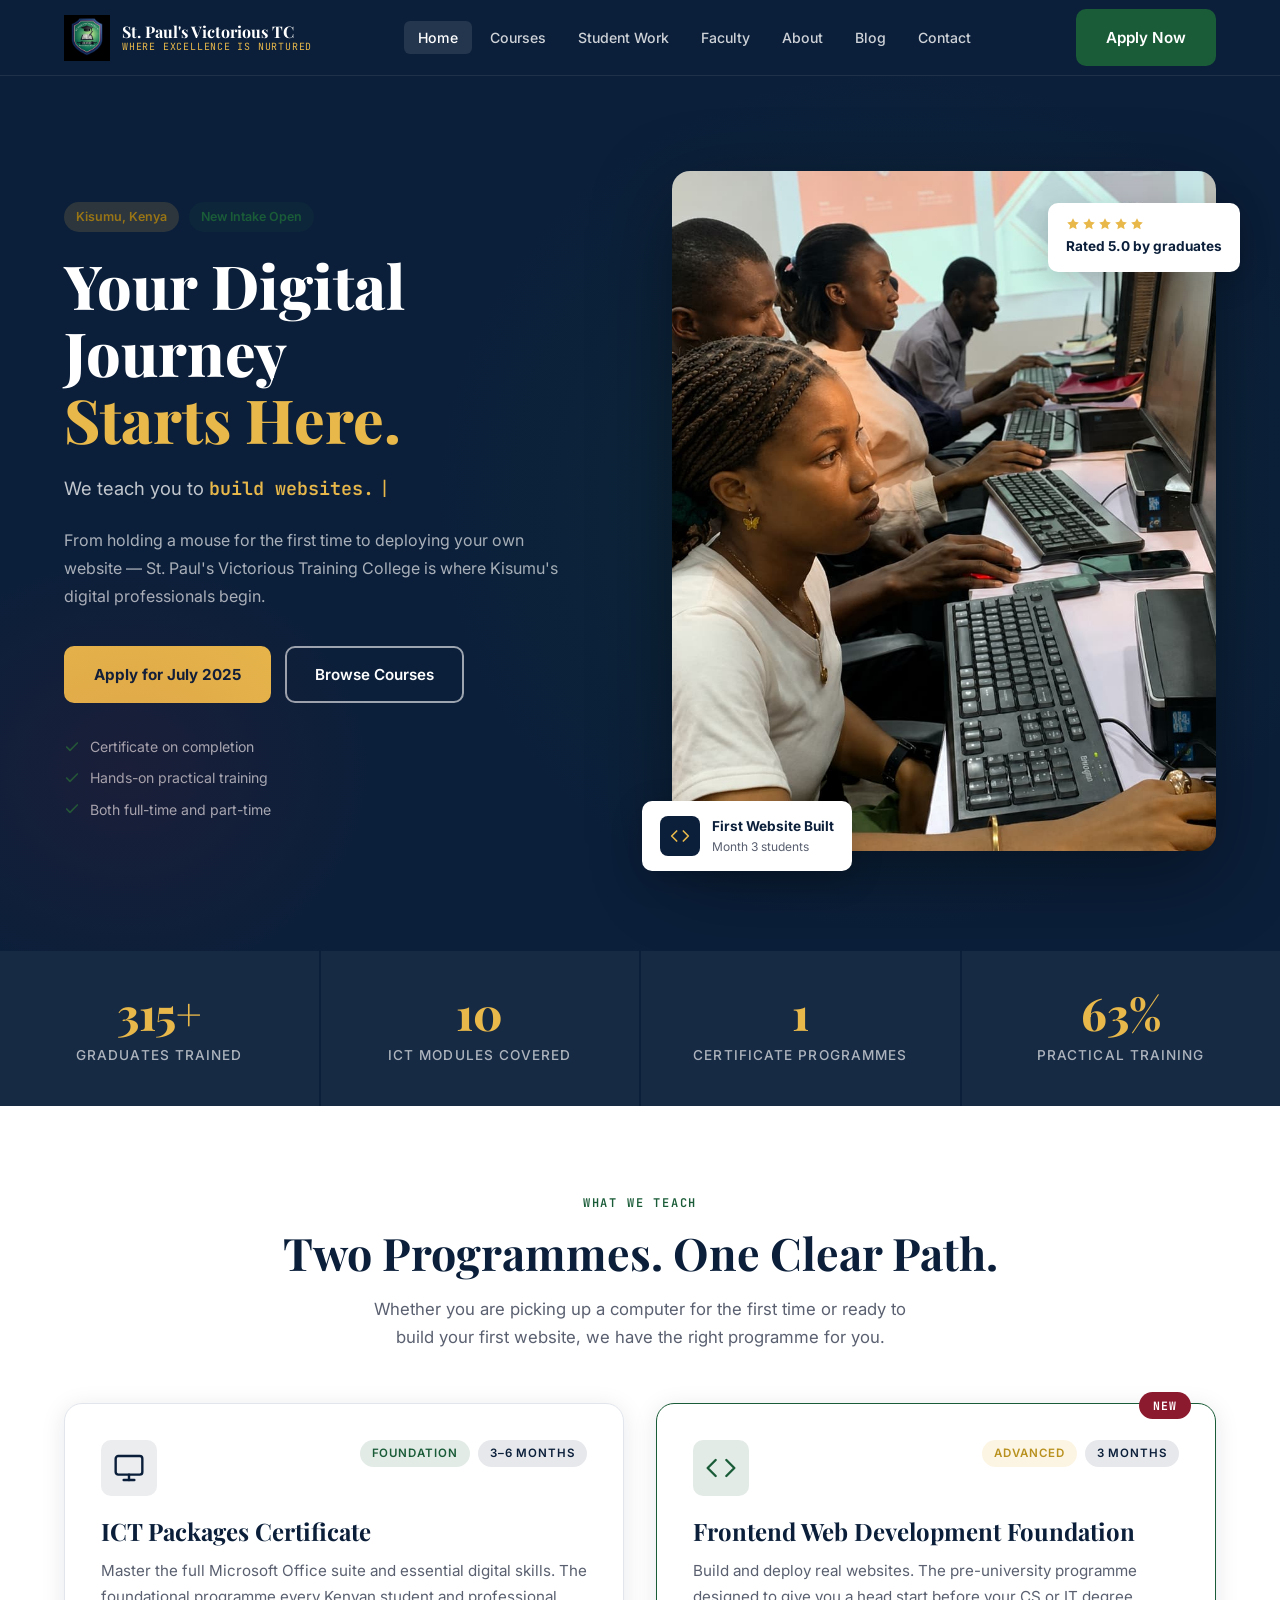
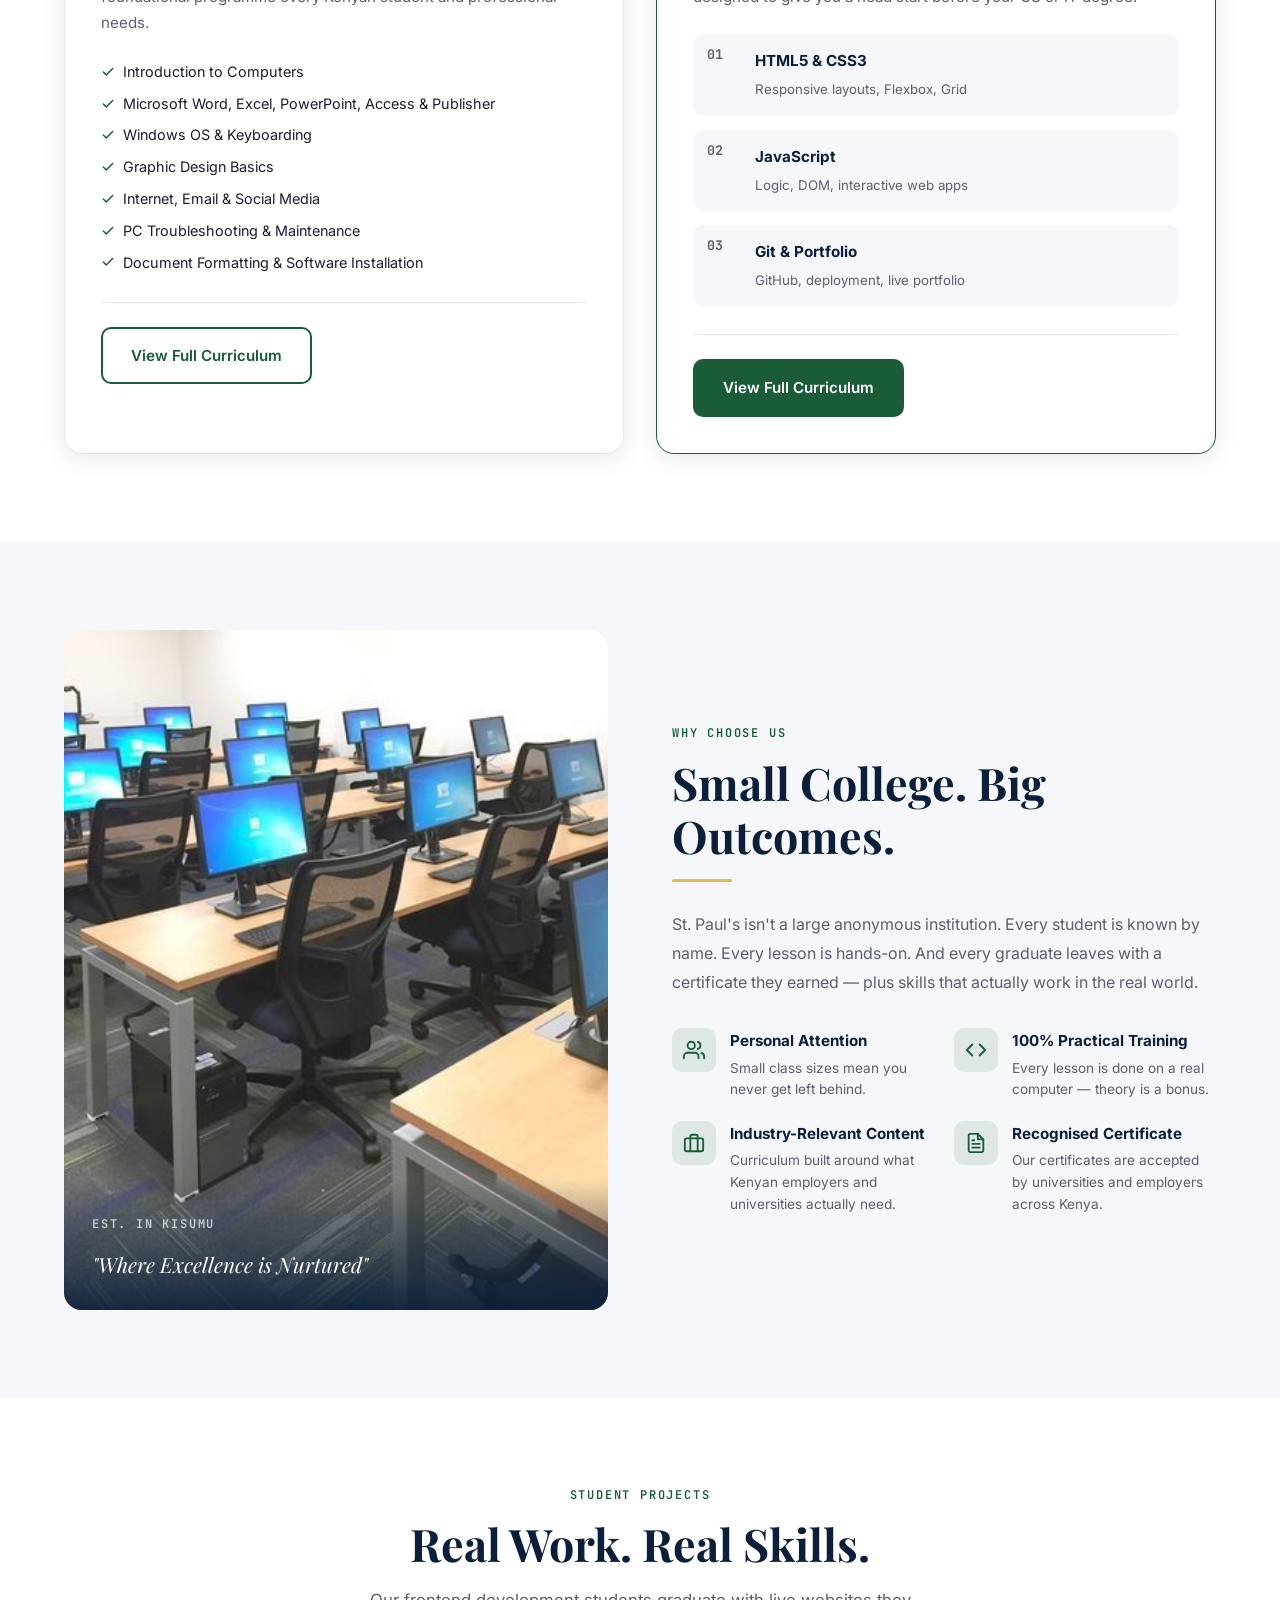
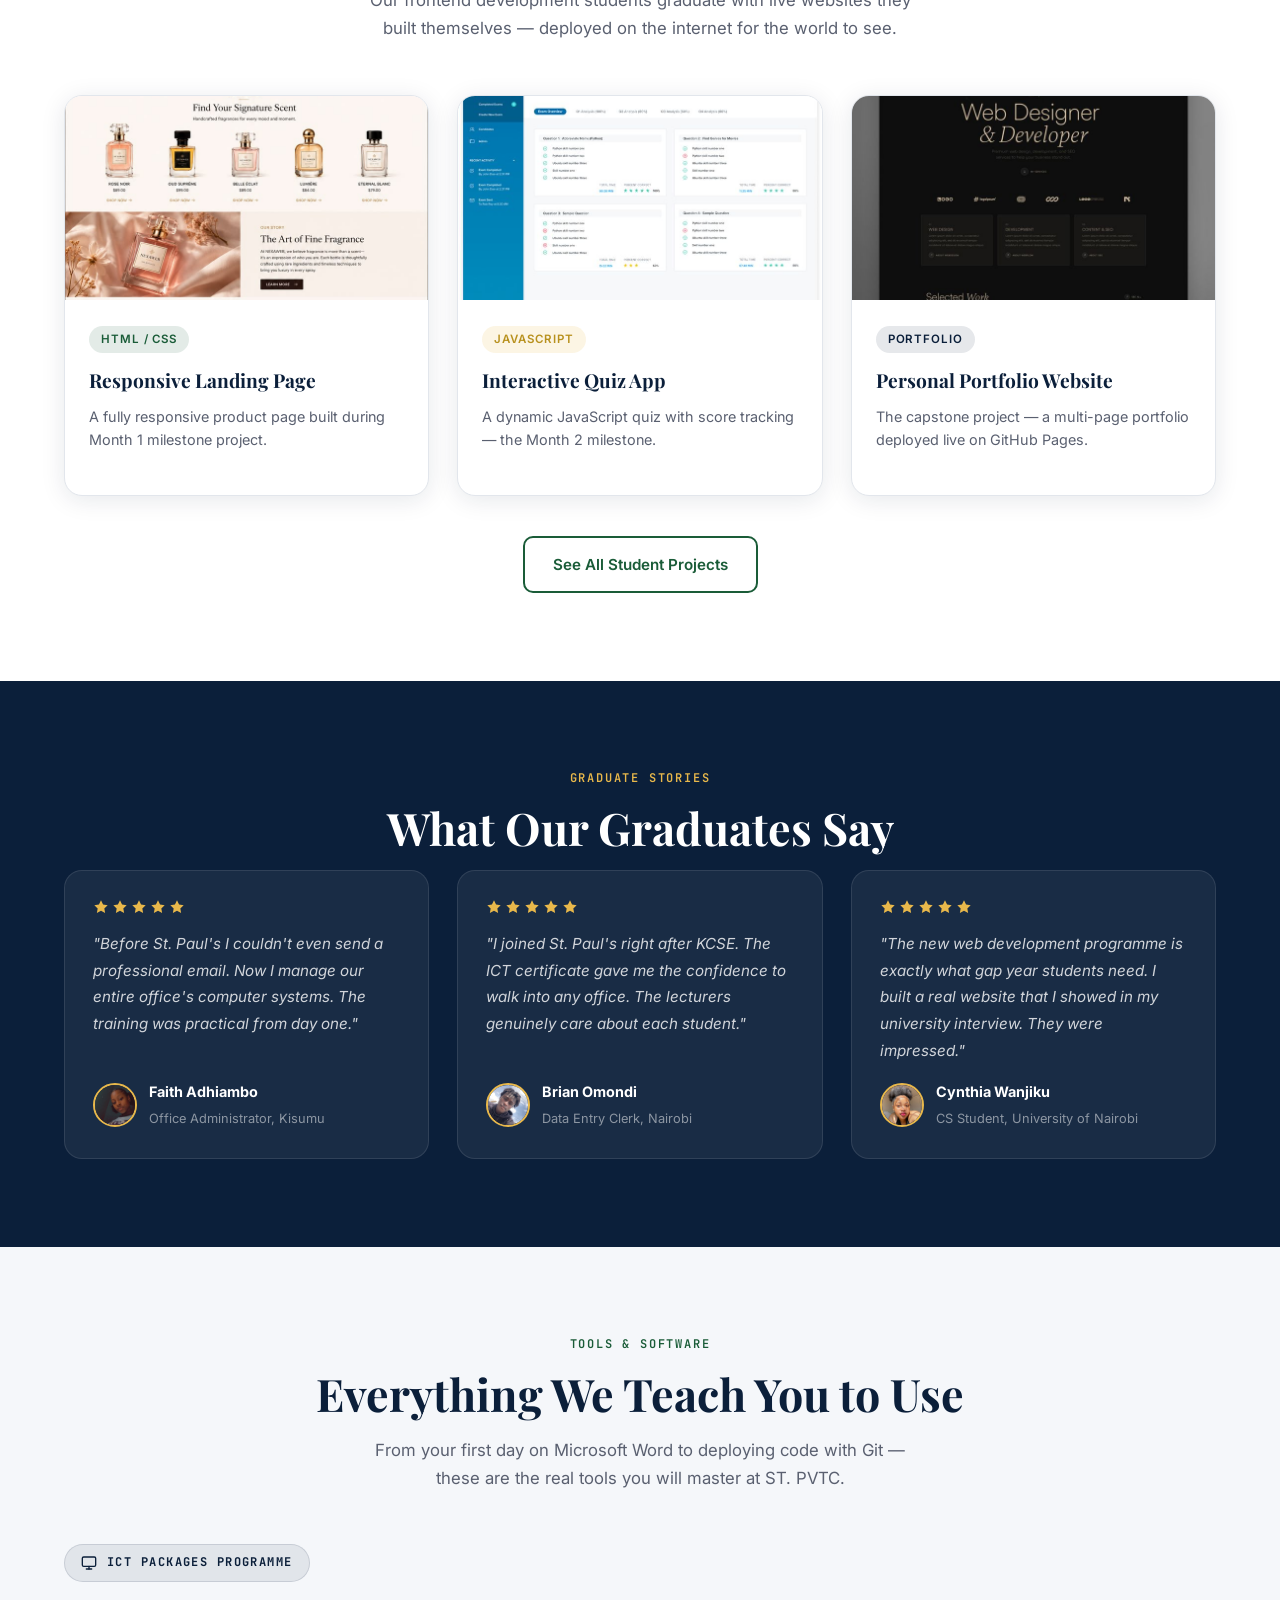
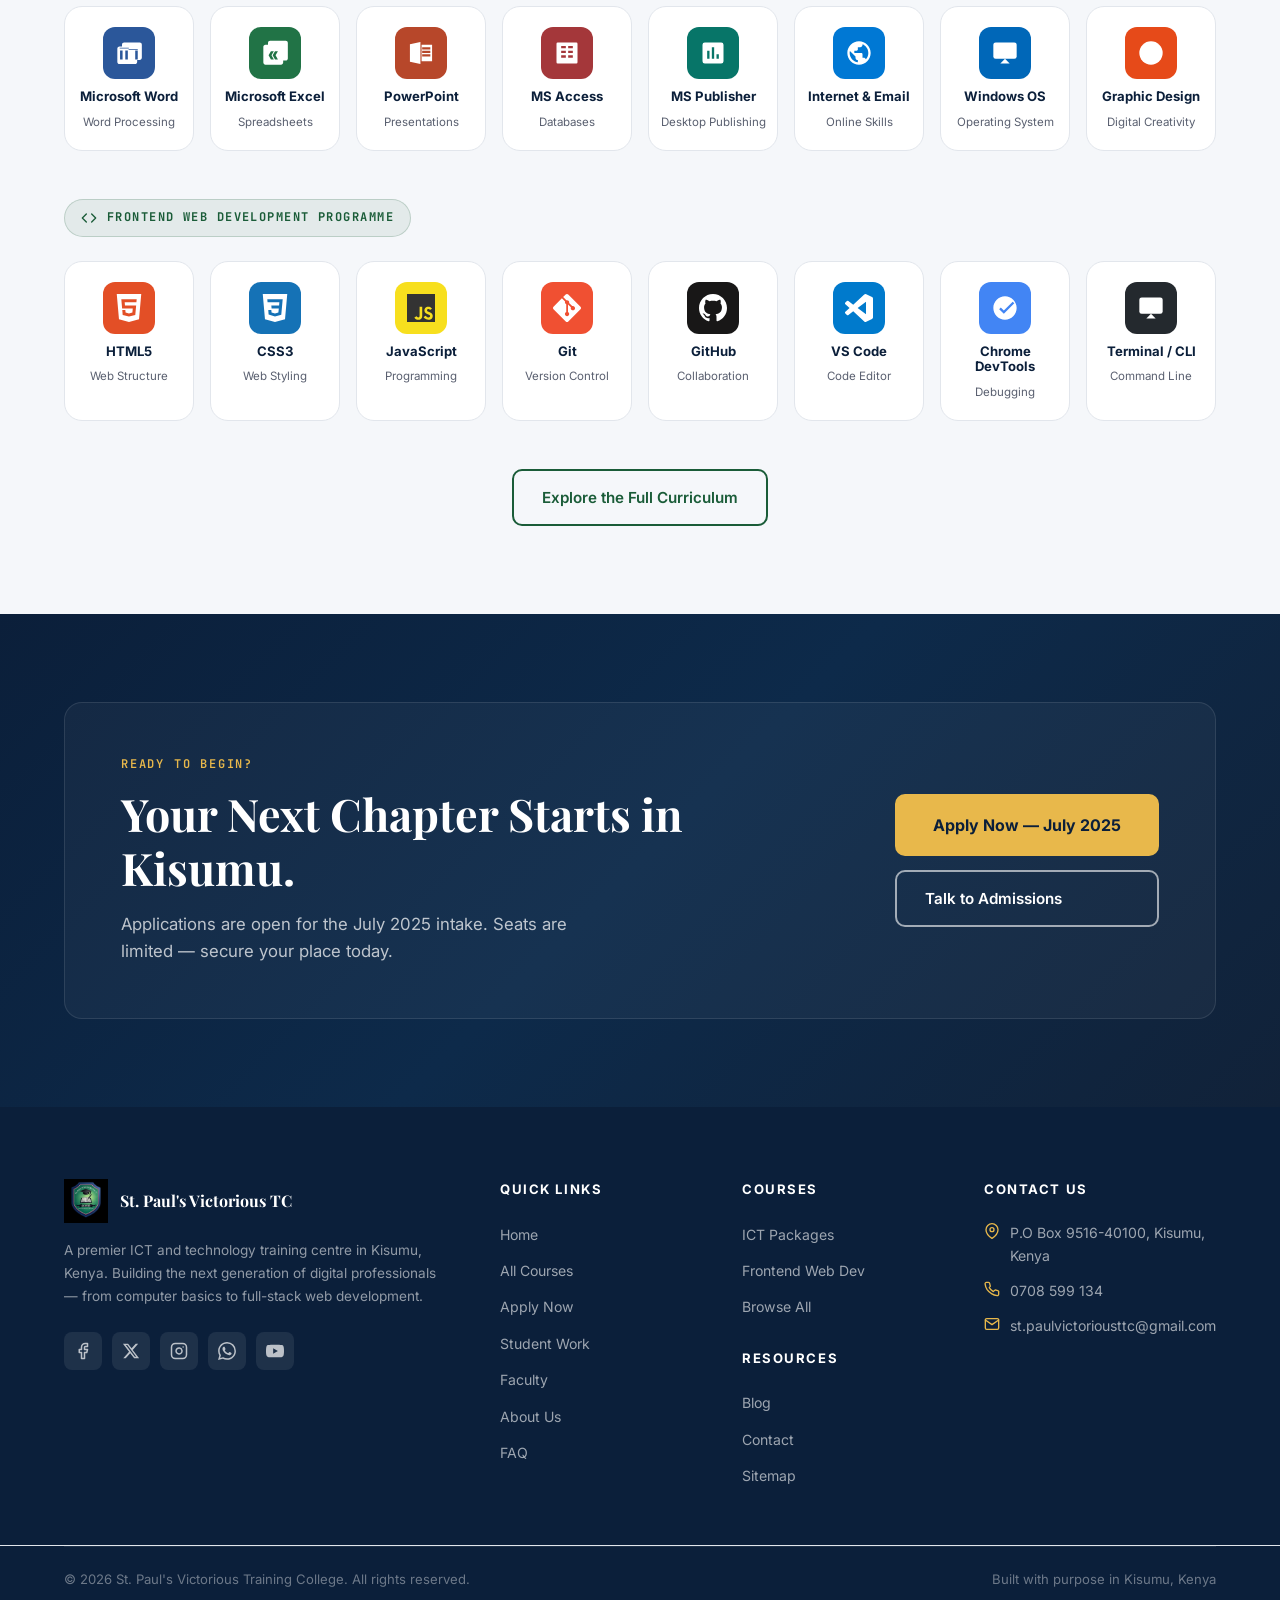
<file: index.html>
<!DOCTYPE html>
<html lang="en">
<head>
  <meta charset="UTF-8">
  <meta name="viewport" content="width=device-width, initial-scale=1.0">
  <meta name="description" content="St. Paul's Victorious Training College — Kisumu's premier ICT and web development training centre. Learn computer packages, frontend web development, and digital skills. Where Excellence is Nurtured.">
  <meta name="keywords" content="computer training Kisumu, ICT courses Kenya, web development course Kisumu, frontend development training, computer packages Kisumu, St Paul's Victorious Training College">
  <meta name="author" content="St. Paul's Victorious Training College">
  <meta property="og:title" content="St. Paul's Victorious Training College | ICT & Web Development Training, Kisumu">
  <meta property="og:description" content="From computer basics to building real websites. Kisumu's most ambitious training centre for digital skills and web development.">
  <meta property="og:type" content="website">
  <meta property="og:url" content="https://stpvtc.ac.ke">
  <meta name="robots" content="index, follow">
  <link rel="canonical" href="https://stpvtc.ac.ke">
  <title>St. Paul's Victorious Training College | ICT & Web Development Training, Kisumu</title>
  <link rel="icon" type="image/png" href="images/badge.png">
  <link rel="stylesheet" href="css/global.css">
  <link rel="stylesheet" href="css/home.css">
  <script type="application/ld+json">
  {
    "@context": "https://schema.org",
    "@type": "EducationalOrganization",
    "name": "St. Paul's Victorious Training College",
    "alternateName": "ST. PVTC",
    "url": "https://stpvtc.ac.ke",
    "logo": "https://stpvtc.ac.ke/images/badge.png",
    "description": "Premier ICT and web development training centre in Kisumu, Kenya.",
    "address": {
      "@type": "PostalAddress",
      "streetAddress": "P.O Box 9516-40100",
      "addressLocality": "Kisumu",
      "addressCountry": "KE"
    },
    "telephone": "+254708599134",
    "email": "st.paulvictoriousttc@gmail.com",
    "sameAs": [
  "https://www.facebook.com/profile.php?id=61589456675954",
  "https://www.instagram.com/zygoatfans?igsh=d3U3ZDU4YzRhNmNx",
  "https://x.com/ogero9258"
]
  }
  </script>
</head>
<body>

<div id="nav-placeholder"></div>

<!-- ══════════ HERO ══════════ -->
<section class="hero" aria-label="Hero section">
  <div class="hero__bg" aria-hidden="true"></div>
  <div class="container hero__inner">
    <div class="hero__content">
      <div class="hero__badge">
        <span class="badge badge--gold">Kisumu, Kenya</span>
        <span class="badge badge--green">New Intake Open</span>
      </div>
      <h1 class="hero__title">
        Your Digital Journey<br>
        <span class="hero__title-accent">Starts Here.</span>
      </h1>
      <p class="hero__typewriter-wrap">
        <span class="hero__typewriter-prefix">We teach you to </span>
        <span id="heroTypewriter" class="hero__typewriter" aria-live="polite"></span>
        <span class="hero__cursor" aria-hidden="true">|</span>
      </p>
      <p class="hero__sub">From holding a mouse for the first time to deploying your own website — St. Paul's Victorious Training College is where Kisumu's digital professionals begin.</p>
      <div class="hero__actions">
        <a href="pages/apply.html" class="btn btn-gold">Apply for July 2025</a>
        <a href="pages/courses.html" class="btn btn-outline">Browse Courses</a>
      </div>
      <div class="hero__trust">
        <div class="hero__trust-item">
          <svg width="16" height="16" viewBox="0 0 24 24" fill="none" stroke="currentColor" stroke-width="2.5" stroke-linecap="round" stroke-linejoin="round" aria-hidden="true"><polyline points="20 6 9 17 4 12"/></svg>
          <span>Certificate on completion</span>
        </div>
        <div class="hero__trust-item">
          <svg width="16" height="16" viewBox="0 0 24 24" fill="none" stroke="currentColor" stroke-width="2.5" stroke-linecap="round" stroke-linejoin="round" aria-hidden="true"><polyline points="20 6 9 17 4 12"/></svg>
          <span>Hands-on practical training</span>
        </div>
        <div class="hero__trust-item">
          <svg width="16" height="16" viewBox="0 0 24 24" fill="none" stroke="currentColor" stroke-width="2.5" stroke-linecap="round" stroke-linejoin="round" aria-hidden="true"><polyline points="20 6 9 17 4 12"/></svg>
          <span>Both full-time and part-time</span>
        </div>
      </div>
    </div>
    <div class="hero__visual" aria-hidden="true">
      <div class="hero__img-wrap">
        <img src="images/hero-student.jpg" alt="Student learning web development at St. Paul's Victorious Training College" class="hero__img" loading="eager">
        <div class="hero__float-card hero__float-card--1">
          <div class="hero__float-icon">
            <svg width="20" height="20" viewBox="0 0 24 24" fill="none" stroke="currentColor" stroke-width="2" stroke-linecap="round" stroke-linejoin="round"><polyline points="16 18 22 12 16 6"/><polyline points="8 6 2 12 8 18"/></svg>
          </div>
          <div>
            <div class="hero__float-label">First Website Built</div>
            <div class="hero__float-sub">Month 3 students</div>
          </div>
        </div>
        <div class="hero__float-card hero__float-card--2">
          <div class="hero__float-stars" aria-label="5 stars">
            <svg width="14" height="14" viewBox="0 0 24 24" fill="#E8B84B" aria-hidden="true"><polygon points="12 2 15.09 8.26 22 9.27 17 14.14 18.18 21.02 12 17.77 5.82 21.02 7 14.14 2 9.27 8.91 8.26 12 2"/></svg>
            <svg width="14" height="14" viewBox="0 0 24 24" fill="#E8B84B" aria-hidden="true"><polygon points="12 2 15.09 8.26 22 9.27 17 14.14 18.18 21.02 12 17.77 5.82 21.02 7 14.14 2 9.27 8.91 8.26 12 2"/></svg>
            <svg width="14" height="14" viewBox="0 0 24 24" fill="#E8B84B" aria-hidden="true"><polygon points="12 2 15.09 8.26 22 9.27 17 14.14 18.18 21.02 12 17.77 5.82 21.02 7 14.14 2 9.27 8.91 8.26 12 2"/></svg>
            <svg width="14" height="14" viewBox="0 0 24 24" fill="#E8B84B" aria-hidden="true"><polygon points="12 2 15.09 8.26 22 9.27 17 14.14 18.18 21.02 12 17.77 5.82 21.02 7 14.14 2 9.27 8.91 8.26 12 2"/></svg>
            <svg width="14" height="14" viewBox="0 0 24 24" fill="#E8B84B" aria-hidden="true"><polygon points="12 2 15.09 8.26 22 9.27 17 14.14 18.18 21.02 12 17.77 5.82 21.02 7 14.14 2 9.27 8.91 8.26 12 2"/></svg>
          </div>
          <div class="hero__float-label">Rated 5.0 by graduates</div>
        </div>
      </div>
    </div>
  </div>
</section>

<!-- ══════════ STATS ══════════ -->
<section class="section--navy" aria-label="Key statistics">
  <div class="stats-grid">
    <div class="stat-item">
      <div class="stat-item__number" data-count="500" data-suffix="+">0+</div>
      <div class="stat-item__label">Graduates Trained</div>
    </div>
    <div class="stat-item">
      <div class="stat-item__number" data-count="17">0</div>
      <div class="stat-item__label">ICT Modules Covered</div>
    </div>
    <div class="stat-item">
      <div class="stat-item__number" data-count="2">0</div>
      <div class="stat-item__label">Certificate Programmes</div>
    </div>
    <div class="stat-item">
      <div class="stat-item__number" data-count="100" data-suffix="%">0%</div>
      <div class="stat-item__label">Practical Training</div>
    </div>
  </div>
</section>

<!-- ══════════ COURSES ══════════ -->
<section class="section" id="courses" aria-labelledby="courses-heading">
  <div class="container">
    <div class="text-center">
      <span class="eyebrow">What We Teach</span>
      <h2 class="section-title" id="courses-heading">Two Programmes. One Clear Path.</h2>
      <p class="section-subtitle">Whether you are picking up a computer for the first time or ready to build your first website, we have the right programme for you.</p>
    </div>
    <div class="courses-showcase">
      <!-- ICT Packages -->
      <article class="course-card course-card--ict" data-reveal>
        <div class="course-card__header">
          <div class="course-card__icon" aria-hidden="true">
            <svg width="32" height="32" viewBox="0 0 24 24" fill="none" stroke="currentColor" stroke-width="1.8" stroke-linecap="round" stroke-linejoin="round"><rect x="2" y="3" width="20" height="14" rx="2"/><line x1="8" y1="21" x2="16" y2="21"/><line x1="12" y1="17" x2="12" y2="21"/></svg>
          </div>
          <div class="course-card__meta">
            <span class="card__tag card__tag--green">Foundation</span>
            <span class="card__tag card__tag--navy">3–6 Months</span>
          </div>
        </div>
        <h3 class="course-card__title">ICT Packages Certificate</h3>
        <p class="course-card__desc">Master the full Microsoft Office suite and essential digital skills. The foundational programme every Kenyan student and professional needs.</p>
        <ul class="course-card__modules" aria-label="Course modules">
          <li><svg width="14" height="14" viewBox="0 0 24 24" fill="none" stroke="currentColor" stroke-width="2.5" stroke-linecap="round" stroke-linejoin="round" aria-hidden="true"><polyline points="20 6 9 17 4 12"/></svg> Introduction to Computers</li>
          <li><svg width="14" height="14" viewBox="0 0 24 24" fill="none" stroke="currentColor" stroke-width="2.5" stroke-linecap="round" stroke-linejoin="round" aria-hidden="true"><polyline points="20 6 9 17 4 12"/></svg> Microsoft Word, Excel, PowerPoint, Access &amp; Publisher</li>
          <li><svg width="14" height="14" viewBox="0 0 24 24" fill="none" stroke="currentColor" stroke-width="2.5" stroke-linecap="round" stroke-linejoin="round" aria-hidden="true"><polyline points="20 6 9 17 4 12"/></svg> Windows OS &amp; Keyboarding</li>
          <li><svg width="14" height="14" viewBox="0 0 24 24" fill="none" stroke="currentColor" stroke-width="2.5" stroke-linecap="round" stroke-linejoin="round" aria-hidden="true"><polyline points="20 6 9 17 4 12"/></svg> Graphic Design Basics</li>
          <li><svg width="14" height="14" viewBox="0 0 24 24" fill="none" stroke="currentColor" stroke-width="2.5" stroke-linecap="round" stroke-linejoin="round" aria-hidden="true"><polyline points="20 6 9 17 4 12"/></svg> Internet, Email &amp; Social Media</li>
          <li><svg width="14" height="14" viewBox="0 0 24 24" fill="none" stroke="currentColor" stroke-width="2.5" stroke-linecap="round" stroke-linejoin="round" aria-hidden="true"><polyline points="20 6 9 17 4 12"/></svg> PC Troubleshooting &amp; Maintenance</li>
          <li><svg width="14" height="14" viewBox="0 0 24 24" fill="none" stroke="currentColor" stroke-width="2.5" stroke-linecap="round" stroke-linejoin="round" aria-hidden="true"><polyline points="20 6 9 17 4 12"/></svg> Document Formatting &amp; Software Installation</li>
        </ul>
        <div class="course-card__footer">
          <a href="pages/course-detail.html?course=ict-packages" class="btn btn-ghost">View Full Curriculum</a>
        </div>
      </article>
      <!-- Frontend Dev -->
      <article class="course-card course-card--dev" data-reveal>
        <div class="course-card__new-badge" aria-label="New course">NEW</div>
        <div class="course-card__header">
          <div class="course-card__icon course-card__icon--dev" aria-hidden="true">
            <svg width="32" height="32" viewBox="0 0 24 24" fill="none" stroke="currentColor" stroke-width="1.8" stroke-linecap="round" stroke-linejoin="round"><polyline points="16 18 22 12 16 6"/><polyline points="8 6 2 12 8 18"/></svg>
          </div>
          <div class="course-card__meta">
            <span class="card__tag card__tag--gold">Advanced</span>
            <span class="card__tag card__tag--navy">3 Months</span>
          </div>
        </div>
        <h3 class="course-card__title">Frontend Web Development Foundation</h3>
        <p class="course-card__desc">Build and deploy real websites. The pre-university programme designed to give you a head start before your CS or IT degree.</p>
        <div class="course-card__months">
          <div class="course-month">
            <span class="course-month__num">01</span>
            <div>
              <strong>HTML5 &amp; CSS3</strong>
              <span>Responsive layouts, Flexbox, Grid</span>
            </div>
          </div>
          <div class="course-month">
            <span class="course-month__num">02</span>
            <div>
              <strong>JavaScript</strong>
              <span>Logic, DOM, interactive web apps</span>
            </div>
          </div>
          <div class="course-month">
            <span class="course-month__num">03</span>
            <div>
              <strong>Git &amp; Portfolio</strong>
              <span>GitHub, deployment, live portfolio</span>
            </div>
          </div>
        </div>
        <div class="course-card__footer">
          <a href="pages/course-detail.html?course=frontend-dev" class="btn btn-primary">View Full Curriculum</a>
        </div>
      </article>
    </div>
  </div>
</section>

<!-- ══════════ WHY ST. PAUL'S ══════════ -->
<section class="section section--alt" aria-labelledby="why-heading">
  <div class="container">
    <div class="why-grid">
      <div class="why-image" data-reveal>
        <img src="images/about-classroom.jpg" alt="Students learning at St. Paul's Victorious Training College classroom" loading="lazy">
        <div class="why-image__overlay">
          <span class="eyebrow eyebrow--white">Est. in Kisumu</span>
          <p class="why-image__quote">"Where Excellence is Nurtured"</p>
        </div>
      </div>
      <div class="why-content" data-reveal>
        <span class="eyebrow">Why Choose Us</span>
        <h2 class="section-title" id="why-heading">Small College. Big Outcomes.</h2>
        <div class="divider--gold"></div>
        <p style="color:var(--text-muted); margin-bottom: 32px; line-height:1.8;">St. Paul's isn't a large anonymous institution. Every student is known by name. Every lesson is hands-on. And every graduate leaves with a certificate they earned — plus skills that actually work in the real world.</p>
        <div class="why-features">
          <div class="why-feature">
            <div class="why-feature__icon" aria-hidden="true">
              <svg width="22" height="22" viewBox="0 0 24 24" fill="none" stroke="currentColor" stroke-width="2" stroke-linecap="round" stroke-linejoin="round"><path d="M17 21v-2a4 4 0 0 0-4-4H5a4 4 0 0 0-4 4v2"/><circle cx="9" cy="7" r="4"/><path d="M23 21v-2a4 4 0 0 0-3-3.87"/><path d="M16 3.13a4 4 0 0 1 0 7.75"/></svg>
            </div>
            <div>
              <strong>Personal Attention</strong>
              <p>Small class sizes mean you never get left behind.</p>
            </div>
          </div>
          <div class="why-feature">
            <div class="why-feature__icon" aria-hidden="true">
              <svg width="22" height="22" viewBox="0 0 24 24" fill="none" stroke="currentColor" stroke-width="2" stroke-linecap="round" stroke-linejoin="round"><polyline points="16 18 22 12 16 6"/><polyline points="8 6 2 12 8 18"/></svg>
            </div>
            <div>
              <strong>100% Practical Training</strong>
              <p>Every lesson is done on a real computer — theory is a bonus.</p>
            </div>
          </div>
          <div class="why-feature">
            <div class="why-feature__icon" aria-hidden="true">
              <svg width="22" height="22" viewBox="0 0 24 24" fill="none" stroke="currentColor" stroke-width="2" stroke-linecap="round" stroke-linejoin="round"><rect x="2" y="7" width="20" height="14" rx="2"/><path d="M16 21V5a2 2 0 0 0-2-2h-4a2 2 0 0 0-2 2v16"/></svg>
            </div>
            <div>
              <strong>Industry-Relevant Content</strong>
              <p>Curriculum built around what Kenyan employers and universities actually need.</p>
            </div>
          </div>
          <div class="why-feature">
            <div class="why-feature__icon" aria-hidden="true">
              <svg width="22" height="22" viewBox="0 0 24 24" fill="none" stroke="currentColor" stroke-width="2" stroke-linecap="round" stroke-linejoin="round"><path d="M14 2H6a2 2 0 0 0-2 2v16a2 2 0 0 0 2 2h12a2 2 0 0 0 2-2V8z"/><polyline points="14 2 14 8 20 8"/><line x1="16" y1="13" x2="8" y2="13"/><line x1="16" y1="17" x2="8" y2="17"/><polyline points="10 9 9 9 8 9"/></svg>
            </div>
            <div>
              <strong>Recognised Certificate</strong>
              <p>Our certificates are accepted by universities and employers across Kenya.</p>
            </div>
          </div>
        </div>
      </div>
    </div>
  </div>
</section>

<!-- ══════════ STUDENT WORK PREVIEW ══════════ -->
<section class="section" aria-labelledby="work-heading">
  <div class="container">
    <div class="text-center">
      <span class="eyebrow">Student Projects</span>
      <h2 class="section-title" id="work-heading">Real Work. Real Skills.</h2>
      <p class="section-subtitle">Our frontend development students graduate with live websites they built themselves — deployed on the internet for the world to see.</p>
    </div>
    <div class="grid-3 work-preview-grid">
      <article class="card" data-reveal>
        <div class="card__img-wrap">
          <img src="images/project-1.jpg" alt="Student project: responsive landing page built at St. Paul's" class="card__img" loading="lazy">
          <div class="card__img-overlay">
            <a href="pages/student-work.html" class="btn btn-outline" style="padding:10px 20px; font-size:0.85rem;">View Project</a>
          </div>
        </div>
        <div class="card__body">
          <span class="card__tag card__tag--green">HTML / CSS</span>
          <h3 class="card__title">Responsive Landing Page</h3>
          <p class="card__text">A fully responsive product page built during Month 1 milestone project.</p>
        </div>
      </article>
      <article class="card" data-reveal>
        <div class="card__img-wrap">
          <img src="images/project-2.jpg" alt="Student project: JavaScript quiz app built at St. Paul's" class="card__img" loading="lazy">
          <div class="card__img-overlay">
            <a href="pages/student-work.html" class="btn btn-outline" style="padding:10px 20px; font-size:0.85rem;">View Project</a>
          </div>
        </div>
        <div class="card__body">
          <span class="card__tag card__tag--gold">JavaScript</span>
          <h3 class="card__title">Interactive Quiz App</h3>
          <p class="card__text">A dynamic JavaScript quiz with score tracking — the Month 2 milestone.</p>
        </div>
      </article>
      <article class="card" data-reveal>
        <div class="card__img-wrap">
          <img src="images/project-3.jpg" alt="Student project: personal portfolio website built at St. Paul's" class="card__img" loading="lazy">
          <div class="card__img-overlay">
            <a href="pages/student-work.html" class="btn btn-outline" style="padding:10px 20px; font-size:0.85rem;">View Project</a>
          </div>
        </div>
        <div class="card__body">
          <span class="card__tag card__tag--navy">Portfolio</span>
          <h3 class="card__title">Personal Portfolio Website</h3>
          <p class="card__text">The capstone project — a multi-page portfolio deployed live on GitHub Pages.</p>
        </div>
      </article>
    </div>
    <div class="text-center" style="margin-top:40px">
      <a href="pages/student-work.html" class="btn btn-ghost">See All Student Projects</a>
    </div>
  </div>
</section>

<!-- ══════════ TESTIMONIALS ══════════ -->
<section class="section section--navy" aria-labelledby="testimonials-heading">
  <div class="container">
    <div class="text-center">
      <span class="eyebrow eyebrow--gold">Graduate Stories</span>
      <h2 class="section-title section-title--white" id="testimonials-heading">What Our Graduates Say</h2>
    </div>
    <div class="grid-3 testimonials-grid">
      <blockquote class="testimonial-card" data-reveal>
        <div class="testimonial-card__stars" aria-label="5 stars">
          <svg width="16" height="16" viewBox="0 0 24 24" fill="#E8B84B" aria-hidden="true"><polygon points="12 2 15.09 8.26 22 9.27 17 14.14 18.18 21.02 12 17.77 5.82 21.02 7 14.14 2 9.27 8.91 8.26 12 2"/></svg>
          <svg width="16" height="16" viewBox="0 0 24 24" fill="#E8B84B" aria-hidden="true"><polygon points="12 2 15.09 8.26 22 9.27 17 14.14 18.18 21.02 12 17.77 5.82 21.02 7 14.14 2 9.27 8.91 8.26 12 2"/></svg>
          <svg width="16" height="16" viewBox="0 0 24 24" fill="#E8B84B" aria-hidden="true"><polygon points="12 2 15.09 8.26 22 9.27 17 14.14 18.18 21.02 12 17.77 5.82 21.02 7 14.14 2 9.27 8.91 8.26 12 2"/></svg>
          <svg width="16" height="16" viewBox="0 0 24 24" fill="#E8B84B" aria-hidden="true"><polygon points="12 2 15.09 8.26 22 9.27 17 14.14 18.18 21.02 12 17.77 5.82 21.02 7 14.14 2 9.27 8.91 8.26 12 2"/></svg>
          <svg width="16" height="16" viewBox="0 0 24 24" fill="#E8B84B" aria-hidden="true"><polygon points="12 2 15.09 8.26 22 9.27 17 14.14 18.18 21.02 12 17.77 5.82 21.02 7 14.14 2 9.27 8.91 8.26 12 2"/></svg>
        </div>
        <p>"Before St. Paul's I couldn't even send a professional email. Now I manage our entire office's computer systems. The training was practical from day one."</p>
        <footer class="testimonial-card__author">
          <img src="images/testimonial-1.jpg" alt="Photo of Faith Adhiambo" loading="lazy">
          <div>
            <strong>Faith Adhiambo</strong>
            <span>Office Administrator, Kisumu</span>
          </div>
        </footer>
      </blockquote>
      <blockquote class="testimonial-card" data-reveal>
        <div class="testimonial-card__stars" aria-label="5 stars">
          <svg width="16" height="16" viewBox="0 0 24 24" fill="#E8B84B" aria-hidden="true"><polygon points="12 2 15.09 8.26 22 9.27 17 14.14 18.18 21.02 12 17.77 5.82 21.02 7 14.14 2 9.27 8.91 8.26 12 2"/></svg>
          <svg width="16" height="16" viewBox="0 0 24 24" fill="#E8B84B" aria-hidden="true"><polygon points="12 2 15.09 8.26 22 9.27 17 14.14 18.18 21.02 12 17.77 5.82 21.02 7 14.14 2 9.27 8.91 8.26 12 2"/></svg>
          <svg width="16" height="16" viewBox="0 0 24 24" fill="#E8B84B" aria-hidden="true"><polygon points="12 2 15.09 8.26 22 9.27 17 14.14 18.18 21.02 12 17.77 5.82 21.02 7 14.14 2 9.27 8.91 8.26 12 2"/></svg>
          <svg width="16" height="16" viewBox="0 0 24 24" fill="#E8B84B" aria-hidden="true"><polygon points="12 2 15.09 8.26 22 9.27 17 14.14 18.18 21.02 12 17.77 5.82 21.02 7 14.14 2 9.27 8.91 8.26 12 2"/></svg>
          <svg width="16" height="16" viewBox="0 0 24 24" fill="#E8B84B" aria-hidden="true"><polygon points="12 2 15.09 8.26 22 9.27 17 14.14 18.18 21.02 12 17.77 5.82 21.02 7 14.14 2 9.27 8.91 8.26 12 2"/></svg>
        </div>
        <p>"I joined St. Paul's right after KCSE. The ICT certificate gave me the confidence to walk into any office. The lecturers genuinely care about each student."</p>
        <footer class="testimonial-card__author">
          <img src="images/testimonial-2.jpg" alt="Photo of Brian Omondi" loading="lazy">
          <div>
            <strong>Brian Omondi</strong>
            <span>Data Entry Clerk, Nairobi</span>
          </div>
        </footer>
      </blockquote>
      <blockquote class="testimonial-card" data-reveal>
        <div class="testimonial-card__stars" aria-label="5 stars">
          <svg width="16" height="16" viewBox="0 0 24 24" fill="#E8B84B" aria-hidden="true"><polygon points="12 2 15.09 8.26 22 9.27 17 14.14 18.18 21.02 12 17.77 5.82 21.02 7 14.14 2 9.27 8.91 8.26 12 2"/></svg>
          <svg width="16" height="16" viewBox="0 0 24 24" fill="#E8B84B" aria-hidden="true"><polygon points="12 2 15.09 8.26 22 9.27 17 14.14 18.18 21.02 12 17.77 5.82 21.02 7 14.14 2 9.27 8.91 8.26 12 2"/></svg>
          <svg width="16" height="16" viewBox="0 0 24 24" fill="#E8B84B" aria-hidden="true"><polygon points="12 2 15.09 8.26 22 9.27 17 14.14 18.18 21.02 12 17.77 5.82 21.02 7 14.14 2 9.27 8.91 8.26 12 2"/></svg>
          <svg width="16" height="16" viewBox="0 0 24 24" fill="#E8B84B" aria-hidden="true"><polygon points="12 2 15.09 8.26 22 9.27 17 14.14 18.18 21.02 12 17.77 5.82 21.02 7 14.14 2 9.27 8.91 8.26 12 2"/></svg>
          <svg width="16" height="16" viewBox="0 0 24 24" fill="#E8B84B" aria-hidden="true"><polygon points="12 2 15.09 8.26 22 9.27 17 14.14 18.18 21.02 12 17.77 5.82 21.02 7 14.14 2 9.27 8.91 8.26 12 2"/></svg>
        </div>
        <p>"The new web development programme is exactly what gap year students need. I built a real website that I showed in my university interview. They were impressed."</p>
        <footer class="testimonial-card__author">
          <img src="images/testimonial-3.jpg" alt="Photo of Cynthia Wanjiku" loading="lazy">
          <div>
            <strong>Cynthia Wanjiku</strong>
            <span>CS Student, University of Nairobi</span>
          </div>
        </footer>
      </blockquote>
    </div>
  </div>
</section>

<!-- ══════════ TECH STACK WE TEACH ══════════ -->
<section class="section section--alt" aria-labelledby="stack-heading">
  <div class="container">
    <div class="text-center">
      <span class="eyebrow">Tools &amp; Software</span>
      <h2 class="section-title" id="stack-heading">Everything We Teach You to Use</h2>
      <p class="section-subtitle">From your first day on Microsoft Word to deploying code with Git — these are the real tools you will master at ST. PVTC.</p>
    </div>

    <!-- ICT Packages Tools -->
    <div class="stack-category" data-reveal>
      <div class="stack-category__label">
        <svg width="16" height="16" viewBox="0 0 24 24" fill="none" stroke="currentColor" stroke-width="2" stroke-linecap="round" stroke-linejoin="round" aria-hidden="true"><rect x="2" y="3" width="20" height="14" rx="2"/><line x1="8" y1="21" x2="16" y2="21"/><line x1="12" y1="17" x2="12" y2="21"/></svg>
        ICT Packages Programme
      </div>
      <div class="stack-tools-grid">

        <div class="stack-tool">
          <div class="stack-tool__icon" style="background:#2b579a;">
            <svg viewBox="0 0 24 24" fill="white" aria-hidden="true"><path d="M21.17 3H7.83C6.82 3 6 3.82 6 4.83v1.67H3.83C2.82 6.5 2 7.32 2 8.33v11.34C2 20.68 2.82 21.5 3.83 21.5h13.34c1.01 0 1.83-.82 1.83-1.83v-1.67H21.17c1.01 0 1.83-.82 1.83-1.83V4.83C23 3.82 22.18 3 21.17 3zM6.5 17.67H4.33V9.83H6.5v7.84zM11 17.67H8.83V9.83H11v7.84zM11.83 8.17H4V7.5h7.83v.67zm7.67 9.5H17.33V9.83H19.5v7.84zm0-8.5h-7.83V8.5H19.5v.67z"/></svg>
          </div>
          <span class="stack-tool__name">Microsoft Word</span>
          <span class="stack-tool__sub">Word Processing</span>
        </div>

        <div class="stack-tool">
          <div class="stack-tool__icon" style="background:#217346;">
            <svg viewBox="0 0 24 24" fill="white" aria-hidden="true"><path d="M21.17 1.5H7.83C6.82 1.5 6 2.32 6 3.33V5H3.83C2.82 5 2 5.82 2 6.83v13.34C2 21.18 2.82 22 3.83 22h13.34c1.01 0 1.83-.82 1.83-1.83V18.5H21.17c1.01 0 1.83-.82 1.83-1.83V3.33c0-1.01-.82-1.83-1.83-1.83zM8.5 17.5l-2-3.5 2-3.5H11l-2 3.5 2 3.5H8.5zm6 0h-2.5l-2-3.5 2-3.5H14.5l-2 3.5 2 3.5z"/></svg>
          </div>
          <span class="stack-tool__name">Microsoft Excel</span>
          <span class="stack-tool__sub">Spreadsheets</span>
        </div>

        <div class="stack-tool">
          <div class="stack-tool__icon" style="background:#b7472a;">
            <svg viewBox="0 0 24 24" fill="white" aria-hidden="true"><path d="M2.5 4.5v15l9 2V2.5l-9 2zm10 .5v14h9V5h-9zM13 7h7v2h-7V7zm0 3h7v2h-7v-2zm0 3h7v2h-7v-2z"/></svg>
          </div>
          <span class="stack-tool__name">PowerPoint</span>
          <span class="stack-tool__sub">Presentations</span>
        </div>

        <div class="stack-tool">
          <div class="stack-tool__icon" style="background:#a4373a;">
            <svg viewBox="0 0 24 24" fill="white" aria-hidden="true"><path d="M20 3H4a1 1 0 0 0-1 1v16a1 1 0 0 0 1 1h16a1 1 0 0 0 1-1V4a1 1 0 0 0-1-1zm-9 13H7v-2h4v2zm0-4H7v-2h4v2zm0-4H7V6h4v2zm6 8h-4v-2h4v2zm0-4h-4v-2h4v2zm0-4h-4V6h4v2z"/></svg>
          </div>
          <span class="stack-tool__name">MS Access</span>
          <span class="stack-tool__sub">Databases</span>
        </div>

        <div class="stack-tool">
          <div class="stack-tool__icon" style="background:#077568;">
            <svg viewBox="0 0 24 24" fill="white" aria-hidden="true"><path d="M19 3H5a2 2 0 0 0-2 2v14a2 2 0 0 0 2 2h14a2 2 0 0 0 2-2V5a2 2 0 0 0-2-2zM9 17H7v-7h2v7zm4 0h-2V7h2v10zm4 0h-2v-4h2v4z"/></svg>
          </div>
          <span class="stack-tool__name">MS Publisher</span>
          <span class="stack-tool__sub">Desktop Publishing</span>
        </div>

        <div class="stack-tool">
          <div class="stack-tool__icon" style="background:#0078d4;">
            <svg viewBox="0 0 24 24" fill="white" aria-hidden="true"><path d="M12 2C6.48 2 2 6.48 2 12s4.48 10 10 10 10-4.48 10-10S17.52 2 12 2zm-1 17.93c-3.95-.49-7-3.85-7-7.93 0-.62.08-1.21.21-1.79L9 15v1c0 1.1.9 2 2 2v1.93zm6.9-2.54c-.26-.81-1-1.39-1.9-1.39h-1v-3c0-.55-.45-1-1-1H8v-2h2c.55 0 1-.45 1-1V7h2c1.1 0 2-.9 2-2v-.41c2.93 1.19 5 4.06 5 7.41 0 2.08-.8 3.97-2.1 5.39z"/></svg>
          </div>
          <span class="stack-tool__name">Internet &amp; Email</span>
          <span class="stack-tool__sub">Online Skills</span>
        </div>

        <div class="stack-tool">
          <div class="stack-tool__icon" style="background:#0067b8;">
            <svg viewBox="0 0 24 24" fill="white" aria-hidden="true"><rect x="2" y="3" width="20" height="14" rx="2"/><polyline points="8 21 12 17 16 21"/></svg>
          </div>
          <span class="stack-tool__name">Windows OS</span>
          <span class="stack-tool__sub">Operating System</span>
        </div>

        <div class="stack-tool">
          <div class="stack-tool__icon" style="background:#e64a19;">
            <svg viewBox="0 0 24 24" fill="white" aria-hidden="true"><circle cx="12" cy="12" r="10"/><path d="M8.56 2.75c4.37 6.03 6.02 9.42 8.03 17.72m2.54-15.38c-3.72 4.35-8.94 5.66-16.88 5.85m19.5 1.9c-3.5-.93-6.63-.82-8.94 0-2.58.92-5.01 2.86-7.44 6.32"/></svg>
          </div>
          <span class="stack-tool__name">Graphic Design</span>
          <span class="stack-tool__sub">Digital Creativity</span>
        </div>

      </div>
    </div>

    <!-- Frontend Dev Tools -->
    <div class="stack-category stack-category--dev" data-reveal>
      <div class="stack-category__label stack-category__label--dev">
        <svg width="16" height="16" viewBox="0 0 24 24" fill="none" stroke="currentColor" stroke-width="2" stroke-linecap="round" stroke-linejoin="round" aria-hidden="true"><polyline points="16 18 22 12 16 6"/><polyline points="8 6 2 12 8 18"/></svg>
        Frontend Web Development Programme
      </div>
      <div class="stack-tools-grid">

        <div class="stack-tool">
          <div class="stack-tool__icon" style="background:#e34f26;">
            <svg viewBox="0 0 24 24" fill="white" aria-hidden="true"><path d="M1.5 0h21l-1.91 21.563L11.977 24l-8.564-2.438L1.5 0zm7.031 9.75l-.232-2.718 10.059.003.23-2.622L5.412 4.41l.698 8.01h9.126l-.326 3.426-2.91.804-2.955-.81-.188-2.11H6.248l.33 4.171L12 19.351l5.379-1.443.744-8.157H8.531z"/></svg>
          </div>
          <span class="stack-tool__name">HTML5</span>
          <span class="stack-tool__sub">Web Structure</span>
        </div>

        <div class="stack-tool">
          <div class="stack-tool__icon" style="background:#1572b6;">
            <svg viewBox="0 0 24 24" fill="white" aria-hidden="true"><path d="M1.5 0h21l-1.91 21.563L11.977 24l-8.565-2.438L1.5 0zm17.09 4.413L5.41 4.41l.213 2.622 10.125.002-.255 2.716h-6.64l.24 2.573h6.182l-.366 3.523-2.91.804-2.956-.81-.188-2.11h-2.61l.29 3.855L12 19.288l5.373-1.53L18.59 4.414z"/></svg>
          </div>
          <span class="stack-tool__name">CSS3</span>
          <span class="stack-tool__sub">Web Styling</span>
        </div>

        <div class="stack-tool">
          <div class="stack-tool__icon" style="background:#f7df1e;">
            <svg viewBox="0 0 24 24" fill="#333" aria-hidden="true"><path d="M0 0h24v24H0V0zm22.034 18.276c-.175-1.095-.888-2.015-3.003-2.873-.736-.345-1.554-.585-1.797-1.14-.091-.33-.105-.51-.046-.705.15-.646.915-.84 1.515-.66.39.12.75.42.976.9 1.034-.676 1.034-.676 1.755-1.125-.27-.42-.404-.601-.586-.78-.63-.705-1.469-1.065-2.834-1.034l-.705.089c-.676.165-1.32.525-1.71 1.005-1.14 1.291-.811 3.541.569 4.471 1.365 1.02 3.361 1.244 3.616 2.205.24 1.17-.87 1.545-1.966 1.41-.811-.18-1.26-.586-1.755-1.336l-1.83 1.051c.21.48.45.689.81 1.109 1.74 1.756 6.09 1.666 6.871-1.004.029-.09.24-.705.074-1.65l.046.067zm-8.983-7.245h-2.248c0 1.938-.009 3.864-.009 5.805 0 1.232.063 2.363-.138 2.711-.33.689-1.18.601-1.566.48-.396-.196-.597-.466-.83-.855-.063-.105-.11-.196-.127-.196l-1.825 1.125c.305.63.75 1.172 1.324 1.517.855.51 2.004.675 3.207.405.783-.226 1.458-.691 1.811-1.411.51-.93.402-2.07.397-3.346.012-2.054 0-4.109 0-6.179l.004-.056z"/></svg>
          </div>
          <span class="stack-tool__name">JavaScript</span>
          <span class="stack-tool__sub">Programming</span>
        </div>

        <div class="stack-tool">
          <div class="stack-tool__icon" style="background:#f05032;">
            <svg viewBox="0 0 24 24" fill="white" aria-hidden="true"><path d="M23.546 10.93L13.067.452c-.604-.603-1.582-.603-2.188 0L8.708 2.627l2.76 2.76c.645-.215 1.379-.07 1.889.441.516.515.658 1.258.438 1.9l2.658 2.66c.645-.223 1.387-.078 1.9.435.721.72.721 1.884 0 2.604-.719.719-1.881.719-2.604 0-.539-.541-.674-1.337-.404-1.996L12.86 8.955v6.525c.176.086.342.203.488.348.713.721.713 1.883 0 2.6-.719.721-1.889.721-2.609 0-.719-.719-.719-1.879 0-2.598.182-.18.387-.316.605-.406V8.835c-.217-.091-.424-.222-.606-.404-.545-.545-.676-1.342-.396-2.009L7.636 3.7.45 10.881c-.6.605-.6 1.584 0 2.189l10.48 10.477c.604.604 1.582.604 2.186 0l10.43-10.43c.605-.603.605-1.582 0-2.187"/></svg>
          </div>
          <span class="stack-tool__name">Git</span>
          <span class="stack-tool__sub">Version Control</span>
        </div>

        <div class="stack-tool">
          <div class="stack-tool__icon" style="background:#181717;">
            <svg viewBox="0 0 24 24" fill="white" aria-hidden="true"><path d="M12 0c-6.626 0-12 5.373-12 12 0 5.302 3.438 9.8 8.207 11.387.599.111.793-.261.793-.577v-2.234c-3.338.726-4.033-1.416-4.033-1.416-.546-1.387-1.333-1.756-1.333-1.756-1.089-.745.083-.729.083-.729 1.205.084 1.839 1.237 1.839 1.237 1.07 1.834 2.807 1.304 3.492.997.107-.775.418-1.305.762-1.604-2.665-.305-5.467-1.334-5.467-5.931 0-1.311.469-2.381 1.236-3.221-.124-.303-.535-1.524.117-3.176 0 0 1.008-.322 3.301 1.23.957-.266 1.983-.399 3.003-.404 1.02.005 2.047.138 3.006.404 2.291-1.552 3.297-1.23 3.297-1.23.653 1.653.242 2.874.118 3.176.77.84 1.235 1.911 1.235 3.221 0 4.609-2.807 5.624-5.479 5.921.43.372.823 1.102.823 2.222v3.293c0 .319.192.694.801.576 4.765-1.589 8.199-6.086 8.199-11.386 0-6.627-5.373-12-12-12z"/></svg>
          </div>
          <span class="stack-tool__name">GitHub</span>
          <span class="stack-tool__sub">Collaboration</span>
        </div>

        <div class="stack-tool">
          <div class="stack-tool__icon" style="background:#007acc;">
            <svg viewBox="0 0 24 24" fill="white" aria-hidden="true"><path d="M23.15 2.587L18.21.21a1.494 1.494 0 0 0-1.705.29l-9.46 8.63-4.12-3.128a.999.999 0 0 0-1.276.057L.327 7.261A1 1 0 0 0 .326 8.74L3.899 12 .326 15.26a1 1 0 0 0 .001 1.479L1.65 17.94a.999.999 0 0 0 1.276.057l4.12-3.128 9.46 8.63a1.492 1.492 0 0 0 1.704.29l4.942-2.377A1.5 1.5 0 0 0 24 19.983V4.017a1.5 1.5 0 0 0-.85-1.43zm-5.146 14.861L10.826 12l7.178-5.448v10.896z"/></svg>
          </div>
          <span class="stack-tool__name">VS Code</span>
          <span class="stack-tool__sub">Code Editor</span>
        </div>

        <div class="stack-tool">
          <div class="stack-tool__icon" style="background:#4285f4;">
            <svg viewBox="0 0 24 24" fill="white" aria-hidden="true"><path d="M12 2C6.48 2 2 6.48 2 12s4.48 10 10 10 10-4.48 10-10S17.52 2 12 2zm-1 15l-4-4 1.41-1.41L11 14.17l7.59-7.59L20 8l-9 9z"/></svg>
          </div>
          <span class="stack-tool__name">Chrome DevTools</span>
          <span class="stack-tool__sub">Debugging</span>
        </div>

        <div class="stack-tool">
          <div class="stack-tool__icon" style="background:#24292e;">
            <svg viewBox="0 0 24 24" fill="white" aria-hidden="true"><rect x="2" y="3" width="20" height="14" rx="2"/><polyline points="8 21 12 17 16 21"/><line x1="12" y1="17" x2="12" y2="3"/></svg>
          </div>
          <span class="stack-tool__name">Terminal / CLI</span>
          <span class="stack-tool__sub">Command Line</span>
        </div>

      </div>
    </div>

    <div class="text-center" style="margin-top: 48px;">
      <a href="pages/courses.html" class="btn btn-ghost">Explore the Full Curriculum</a>
    </div>
  </div>
</section>

<!-- ══════════ CTA ══════════ -->
<section class="section cta-section" aria-labelledby="cta-heading">
  <div class="container">
    <div class="cta-inner">
      <div class="cta-inner__content">
        <span class="eyebrow eyebrow--gold">Ready to Begin?</span>
        <h2 class="section-title section-title--white" id="cta-heading">Your Next Chapter Starts in Kisumu.</h2>
        <p style="color:rgba(255,255,255,0.72); font-size:1.05rem; max-width:500px;">Applications are open for the July 2025 intake. Seats are limited — secure your place today.</p>
      </div>
      <div class="cta-inner__actions">
        <a href="pages/apply.html" class="btn btn-gold" style="font-size:1rem; padding:16px 36px;">Apply Now — July 2025</a>
        <a href="pages/contact.html" class="btn btn-outline">Talk to Admissions</a>
      </div>
    </div>
  </div>
</section>

<div id="footer-placeholder"></div>

<script src="js/global.js"></script>
<script>
  document.addEventListener('DOMContentLoaded', () => {
    initTypewriter(
      document.getElementById('heroTypewriter'),
      ['build websites.', 'write JavaScript.', 'use Microsoft Office.', 'troubleshoot PCs.', 'deploy live projects.', 'launch your career.']
    );
    initScrollReveal();

    // Reveal animation styles
    document.querySelectorAll('[data-reveal]').forEach(el => {
      el.style.opacity = '0';
      el.style.transform = 'translateY(28px)';
      el.style.transition = 'opacity 0.6s ease, transform 0.6s ease';
    });
    document.querySelectorAll('.revealed').forEach(el => {
      el.style.opacity = '1';
      el.style.transform = 'translateY(0)';
    });

    const revealObs = new IntersectionObserver(entries => {
      entries.forEach(e => {
        if (e.isIntersecting) {
          e.target.style.opacity = '1';
          e.target.style.transform = 'translateY(0)';
          revealObs.unobserve(e.target);
        }
      });
    }, { threshold: 0.12 });
    document.querySelectorAll('[data-reveal]').forEach(el => revealObs.observe(el));
  });
</script>
</body>
</html>
</file>
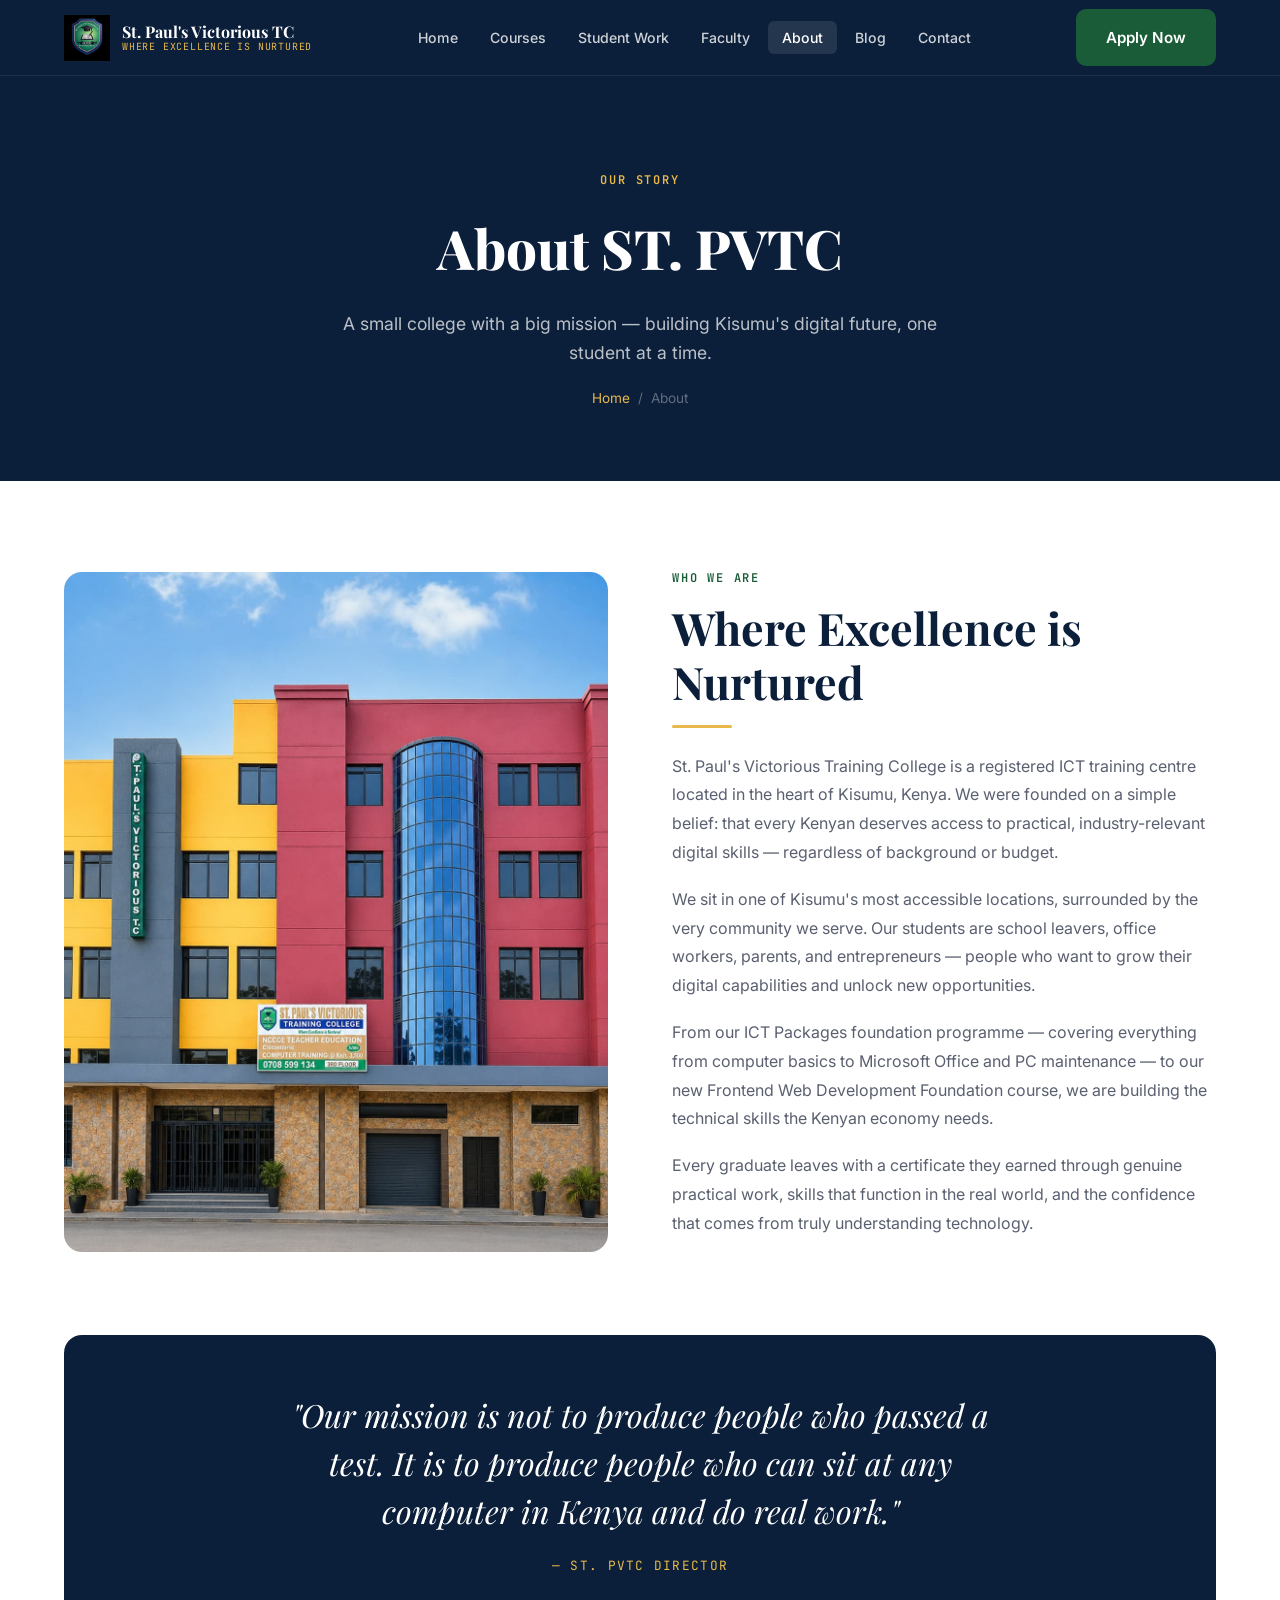
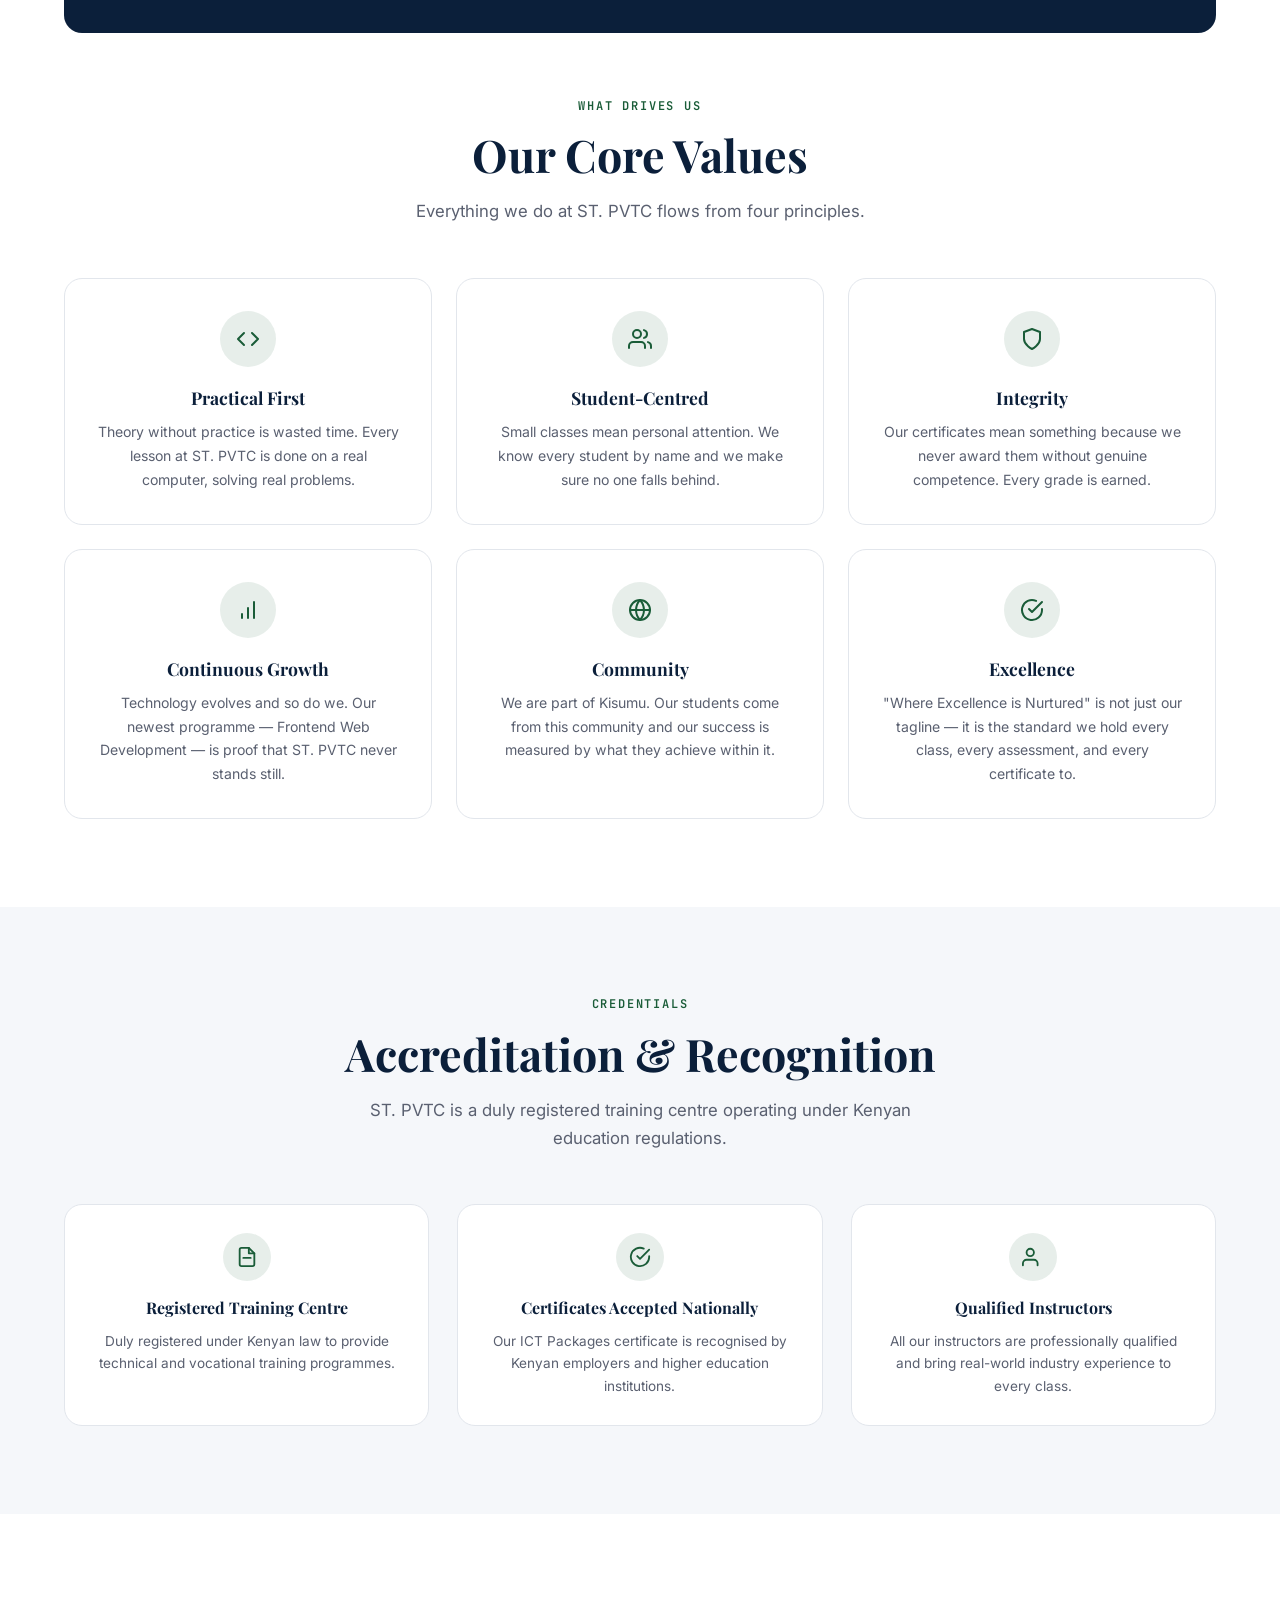
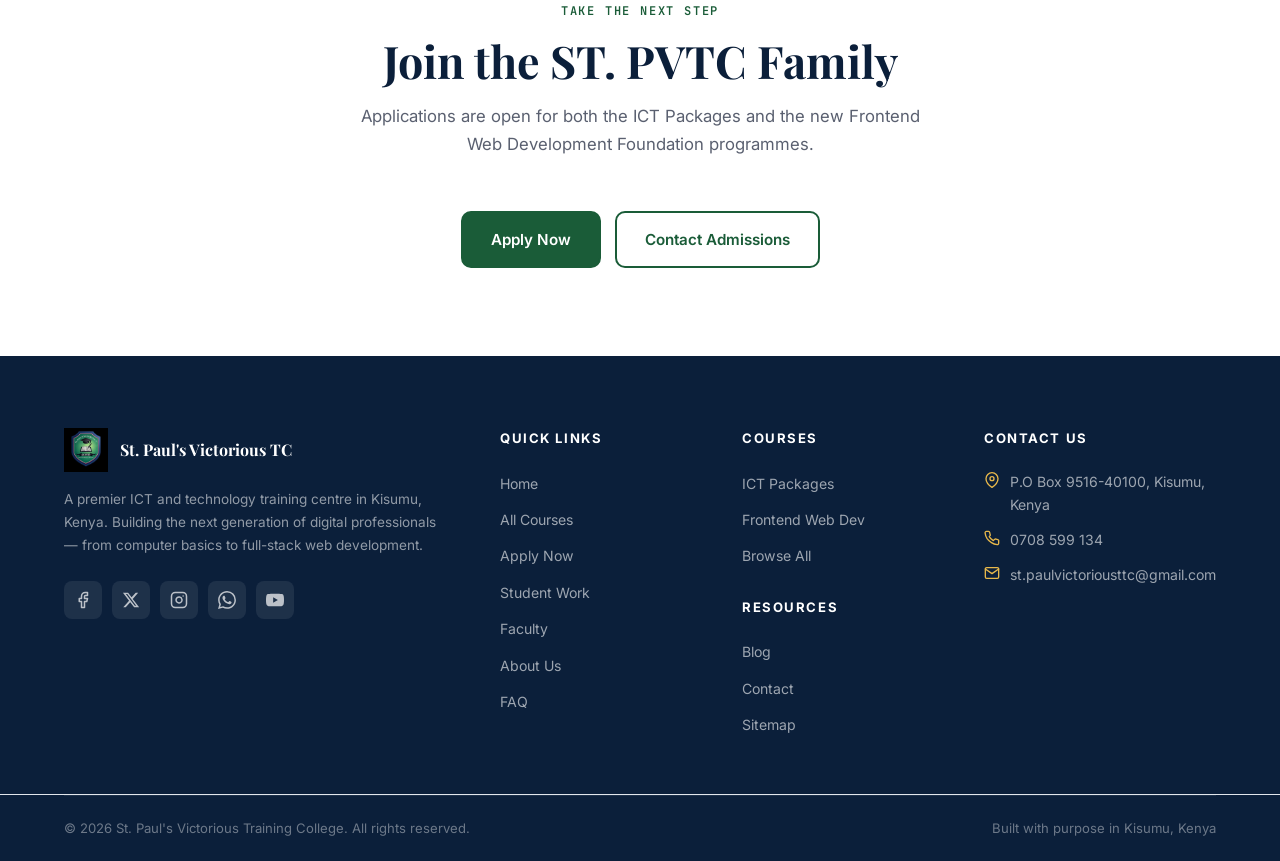
<file: pages/about.html>
<!DOCTYPE html>
<html lang="en">
<head>
  <meta charset="UTF-8">
  <meta name="viewport" content="width=device-width, initial-scale=1.0">
  <meta name="description" content="About St. Paul's Victorious Training College — our story, mission, and values. A premier ICT training centre in Kisumu, Kenya where excellence is nurtured.">
  <meta name="keywords" content="about St Paul's Victorious Training College, ICT training centre Kisumu, computer college Kenya history, PVTC Kisumu">
  <meta name="robots" content="index, follow">
  <link rel="canonical" href="https://stpvtc.ac.ke/pages/about.html">
  <title>About Us | St. Paul's Victorious Training College</title>
  <link rel="icon" type="image/png" href="../images/badge.png">
  <link rel="stylesheet" href="../css/global.css">
  <style>
    .story-grid { display: grid; grid-template-columns: 1fr 1fr; gap: 64px; align-items: center; margin-bottom: 80px; }
    .story-img { border-radius: var(--radius-lg); overflow: hidden; }
    .story-img img { width: 100%; aspect-ratio: 4/5; object-fit: cover; }
    .story-content .divider--gold { margin-bottom: 24px; }
    .story-content p { color: var(--text-muted); line-height: 1.8; margin-bottom: 18px; font-size: 1rem; }
    .values-grid { display: grid; grid-template-columns: repeat(3, 1fr); gap: 24px; }
    .value-card { padding: 32px; background: var(--white); border-radius: var(--radius-lg); border: 1.5px solid var(--border); text-align: center; }
    .value-card__icon { width: 56px; height: 56px; border-radius: 50%; background: rgba(26,92,56,0.1); display: flex; align-items: center; justify-content: center; margin: 0 auto 16px; }
    .value-card__icon svg { stroke: var(--green); }
    .value-card h3 { font-family: var(--font-display); font-size: 1.1rem; color: var(--navy); margin-bottom: 8px; }
    .value-card p { font-size: 0.88rem; color: var(--text-muted); line-height: 1.7; }
    .mission-block { background: var(--navy); border-radius: var(--radius-lg); padding: 56px; text-align: center; margin: 64px 0; }
    .mission-block__quote { font-family: var(--font-display); font-size: clamp(1.4rem, 3vw, 2rem); color: var(--white); line-height: 1.5; font-style: italic; max-width: 720px; margin: 0 auto 20px; }
    .mission-block__attr { font-family: var(--font-mono); font-size: 0.8rem; color: var(--gold); letter-spacing: 0.1em; text-transform: uppercase; }
    .team-grid { display: grid; grid-template-columns: repeat(auto-fill, minmax(220px, 1fr)); gap: 24px; }
    .team-card { background: var(--white); border-radius: var(--radius-lg); overflow: hidden; border: 1.5px solid var(--border); text-align: center; padding-bottom: 24px; transition: var(--transition); }
    .team-card:hover { box-shadow: var(--card-hover); transform: translateY(-4px); }
    .team-card img { width: 100%; aspect-ratio: 1; object-fit: cover; }
    .team-card__name { font-family: var(--font-display); font-size: 1rem; font-weight: 700; color: var(--navy); margin: 16px 16px 4px; }
    .team-card__role { font-size: 0.82rem; color: var(--green); font-weight: 600; margin: 0 16px 8px; }
    .team-card__bio { font-size: 0.82rem; color: var(--text-muted); line-height: 1.6; margin: 0 16px; }
    @media(max-width:768px){ .story-grid{grid-template-columns:1fr;} .story-img{display:none;} .values-grid{grid-template-columns:1fr;} .mission-block{padding:36px 24px;} }
  </style>
</head>
<body>
<div id="nav-placeholder"></div>

<header class="page-hero">
  <div class="container">
    <span class="eyebrow page-hero__eyebrow">Our Story</span>
    <h1 class="page-hero__title">About ST. PVTC</h1>
    <p class="page-hero__sub">A small college with a big mission — building Kisumu's digital future, one student at a time.</p>
    <nav class="breadcrumb" aria-label="Breadcrumb">
      <a href="../index.html">Home</a><span>/</span><span aria-current="page">About</span>
    </nav>
  </div>
</header>

<main>
  <section class="section">
    <div class="container">
      <div class="story-grid">
        <div class="story-img">
          <img src="../images/about-building.jpg" alt="St. Paul's Victorious Training College building in Kisumu" loading="lazy">
        </div>
        <div class="story-content">
          <span class="eyebrow">Who We Are</span>
          <h2 class="section-title">Where Excellence is Nurtured</h2>
          <div class="divider--gold"></div>
          <p>St. Paul's Victorious Training College is a registered ICT training centre located in the heart of Kisumu, Kenya. We were founded on a simple belief: that every Kenyan deserves access to practical, industry-relevant digital skills — regardless of background or budget.</p>
          <p>We sit in one of Kisumu's most accessible locations, surrounded by the very community we serve. Our students are school leavers, office workers, parents, and entrepreneurs — people who want to grow their digital capabilities and unlock new opportunities.</p>
          <p>From our ICT Packages foundation programme — covering everything from computer basics to Microsoft Office and PC maintenance — to our new Frontend Web Development Foundation course, we are building the technical skills the Kenyan economy needs.</p>
          <p>Every graduate leaves with a certificate they earned through genuine practical work, skills that function in the real world, and the confidence that comes from truly understanding technology.</p>
        </div>
      </div>

      <div class="mission-block">
        <p class="mission-block__quote">"Our mission is not to produce people who passed a test. It is to produce people who can sit at any computer in Kenya and do real work."</p>
        <p class="mission-block__attr">— ST. PVTC Director</p>
      </div>

      <div class="text-center" style="margin-bottom:48px;">
        <span class="eyebrow">What Drives Us</span>
        <h2 class="section-title">Our Core Values</h2>
        <p class="section-subtitle">Everything we do at ST. PVTC flows from four principles.</p>
      </div>
      <div class="values-grid">
        <div class="value-card">
          <div class="value-card__icon"><svg width="24" height="24" viewBox="0 0 24 24" fill="none" stroke="currentColor" stroke-width="2" stroke-linecap="round" stroke-linejoin="round" aria-hidden="true"><polyline points="16 18 22 12 16 6"/><polyline points="8 6 2 12 8 18"/></svg></div>
          <h3>Practical First</h3>
          <p>Theory without practice is wasted time. Every lesson at ST. PVTC is done on a real computer, solving real problems.</p>
        </div>
        <div class="value-card">
          <div class="value-card__icon"><svg width="24" height="24" viewBox="0 0 24 24" fill="none" stroke="currentColor" stroke-width="2" stroke-linecap="round" stroke-linejoin="round" aria-hidden="true"><path d="M17 21v-2a4 4 0 0 0-4-4H5a4 4 0 0 0-4 4v2"/><circle cx="9" cy="7" r="4"/><path d="M23 21v-2a4 4 0 0 0-3-3.87"/><path d="M16 3.13a4 4 0 0 1 0 7.75"/></svg></div>
          <h3>Student-Centred</h3>
          <p>Small classes mean personal attention. We know every student by name and we make sure no one falls behind.</p>
        </div>
        <div class="value-card">
          <div class="value-card__icon"><svg width="24" height="24" viewBox="0 0 24 24" fill="none" stroke="currentColor" stroke-width="2" stroke-linecap="round" stroke-linejoin="round" aria-hidden="true"><path d="M12 22s8-4 8-10V5l-8-3-8 3v7c0 6 8 10 8 10z"/></svg></div>
          <h3>Integrity</h3>
          <p>Our certificates mean something because we never award them without genuine competence. Every grade is earned.</p>
        </div>
        <div class="value-card">
          <div class="value-card__icon"><svg width="24" height="24" viewBox="0 0 24 24" fill="none" stroke="currentColor" stroke-width="2" stroke-linecap="round" stroke-linejoin="round" aria-hidden="true"><line x1="12" y1="20" x2="12" y2="10"/><line x1="18" y1="20" x2="18" y2="4"/><line x1="6" y1="20" x2="6" y2="16"/></svg></div>
          <h3>Continuous Growth</h3>
          <p>Technology evolves and so do we. Our newest programme — Frontend Web Development — is proof that ST. PVTC never stands still.</p>
        </div>
        <div class="value-card">
          <div class="value-card__icon"><svg width="24" height="24" viewBox="0 0 24 24" fill="none" stroke="currentColor" stroke-width="2" stroke-linecap="round" stroke-linejoin="round" aria-hidden="true"><circle cx="12" cy="12" r="10"/><line x1="2" y1="12" x2="22" y2="12"/><path d="M12 2a15.3 15.3 0 0 1 4 10 15.3 15.3 0 0 1-4 10 15.3 15.3 0 0 1-4-10 15.3 15.3 0 0 1 4-10z"/></svg></div>
          <h3>Community</h3>
          <p>We are part of Kisumu. Our students come from this community and our success is measured by what they achieve within it.</p>
        </div>
        <div class="value-card">
          <div class="value-card__icon"><svg width="24" height="24" viewBox="0 0 24 24" fill="none" stroke="currentColor" stroke-width="2" stroke-linecap="round" stroke-linejoin="round" aria-hidden="true"><path d="M22 11.08V12a10 10 0 1 1-5.93-9.14"/><polyline points="22 4 12 14.01 9 11.01"/></svg></div>
          <h3>Excellence</h3>
          <p>"Where Excellence is Nurtured" is not just our tagline — it is the standard we hold every class, every assessment, and every certificate to.</p>
        </div>
      </div>
    </div>
  </section>

  <section class="section section--alt" aria-labelledby="accred-heading">
    <div class="container">
      <div class="text-center">
        <span class="eyebrow">Credentials</span>
        <h2 class="section-title" id="accred-heading">Accreditation &amp; Recognition</h2>
        <p class="section-subtitle">ST. PVTC is a duly registered training centre operating under Kenyan education regulations.</p>
      </div>
      <div class="grid-3" style="margin-top:8px;">
        <div style="padding:28px;background:var(--white);border-radius:var(--radius-lg);border:1.5px solid var(--border);text-align:center;">
          <div style="width:48px;height:48px;background:rgba(26,92,56,0.1);border-radius:50%;display:flex;align-items:center;justify-content:center;margin:0 auto 14px;"><svg width="22" height="22" viewBox="0 0 24 24" fill="none" stroke="var(--green)" stroke-width="2" stroke-linecap="round" stroke-linejoin="round" aria-hidden="true"><path d="M14 2H6a2 2 0 0 0-2 2v16a2 2 0 0 0 2 2h12a2 2 0 0 0 2-2V8z"/><polyline points="14 2 14 8 20 8"/><line x1="16" y1="13" x2="8" y2="13"/></svg></div>
          <h3 style="font-family:var(--font-display);font-size:1rem;color:var(--navy);margin-bottom:8px;">Registered Training Centre</h3>
          <p style="font-size:0.85rem;color:var(--text-muted);">Duly registered under Kenyan law to provide technical and vocational training programmes.</p>
        </div>
        <div style="padding:28px;background:var(--white);border-radius:var(--radius-lg);border:1.5px solid var(--border);text-align:center;">
          <div style="width:48px;height:48px;background:rgba(26,92,56,0.1);border-radius:50%;display:flex;align-items:center;justify-content:center;margin:0 auto 14px;"><svg width="22" height="22" viewBox="0 0 24 24" fill="none" stroke="var(--green)" stroke-width="2" stroke-linecap="round" stroke-linejoin="round" aria-hidden="true"><path d="M22 11.08V12a10 10 0 1 1-5.93-9.14"/><polyline points="22 4 12 14.01 9 11.01"/></svg></div>
          <h3 style="font-family:var(--font-display);font-size:1rem;color:var(--navy);margin-bottom:8px;">Certificates Accepted Nationally</h3>
          <p style="font-size:0.85rem;color:var(--text-muted);">Our ICT Packages certificate is recognised by Kenyan employers and higher education institutions.</p>
        </div>
        <div style="padding:28px;background:var(--white);border-radius:var(--radius-lg);border:1.5px solid var(--border);text-align:center;">
          <div style="width:48px;height:48px;background:rgba(26,92,56,0.1);border-radius:50%;display:flex;align-items:center;justify-content:center;margin:0 auto 14px;"><svg width="22" height="22" viewBox="0 0 24 24" fill="none" stroke="var(--green)" stroke-width="2" stroke-linecap="round" stroke-linejoin="round" aria-hidden="true"><path d="M17 21v-2a4 4 0 0 0-4-4H5a4 4 0 0 0-4 4v2"/><circle cx="9" cy="7" r="4"/></svg></div>
          <h3 style="font-family:var(--font-display);font-size:1rem;color:var(--navy);margin-bottom:8px;">Qualified Instructors</h3>
          <p style="font-size:0.85rem;color:var(--text-muted);">All our instructors are professionally qualified and bring real-world industry experience to every class.</p>
        </div>
      </div>
    </div>
  </section>

  <section class="section">
    <div class="container text-center">
      <span class="eyebrow">Take the Next Step</span>
      <h2 class="section-title">Join the ST. PVTC Family</h2>
      <p class="section-subtitle">Applications are open for both the ICT Packages and the new Frontend Web Development Foundation programmes.</p>
      <div style="display:flex;gap:14px;justify-content:center;flex-wrap:wrap;">
        <a href="apply.html" class="btn btn-primary">Apply Now</a>
        <a href="contact.html" class="btn btn-ghost">Contact Admissions</a>
      </div>
    </div>
  </section>
</main>

<div id="footer-placeholder"></div>
<script src="../js/global.js"></script>
</body>
</html>
</file>
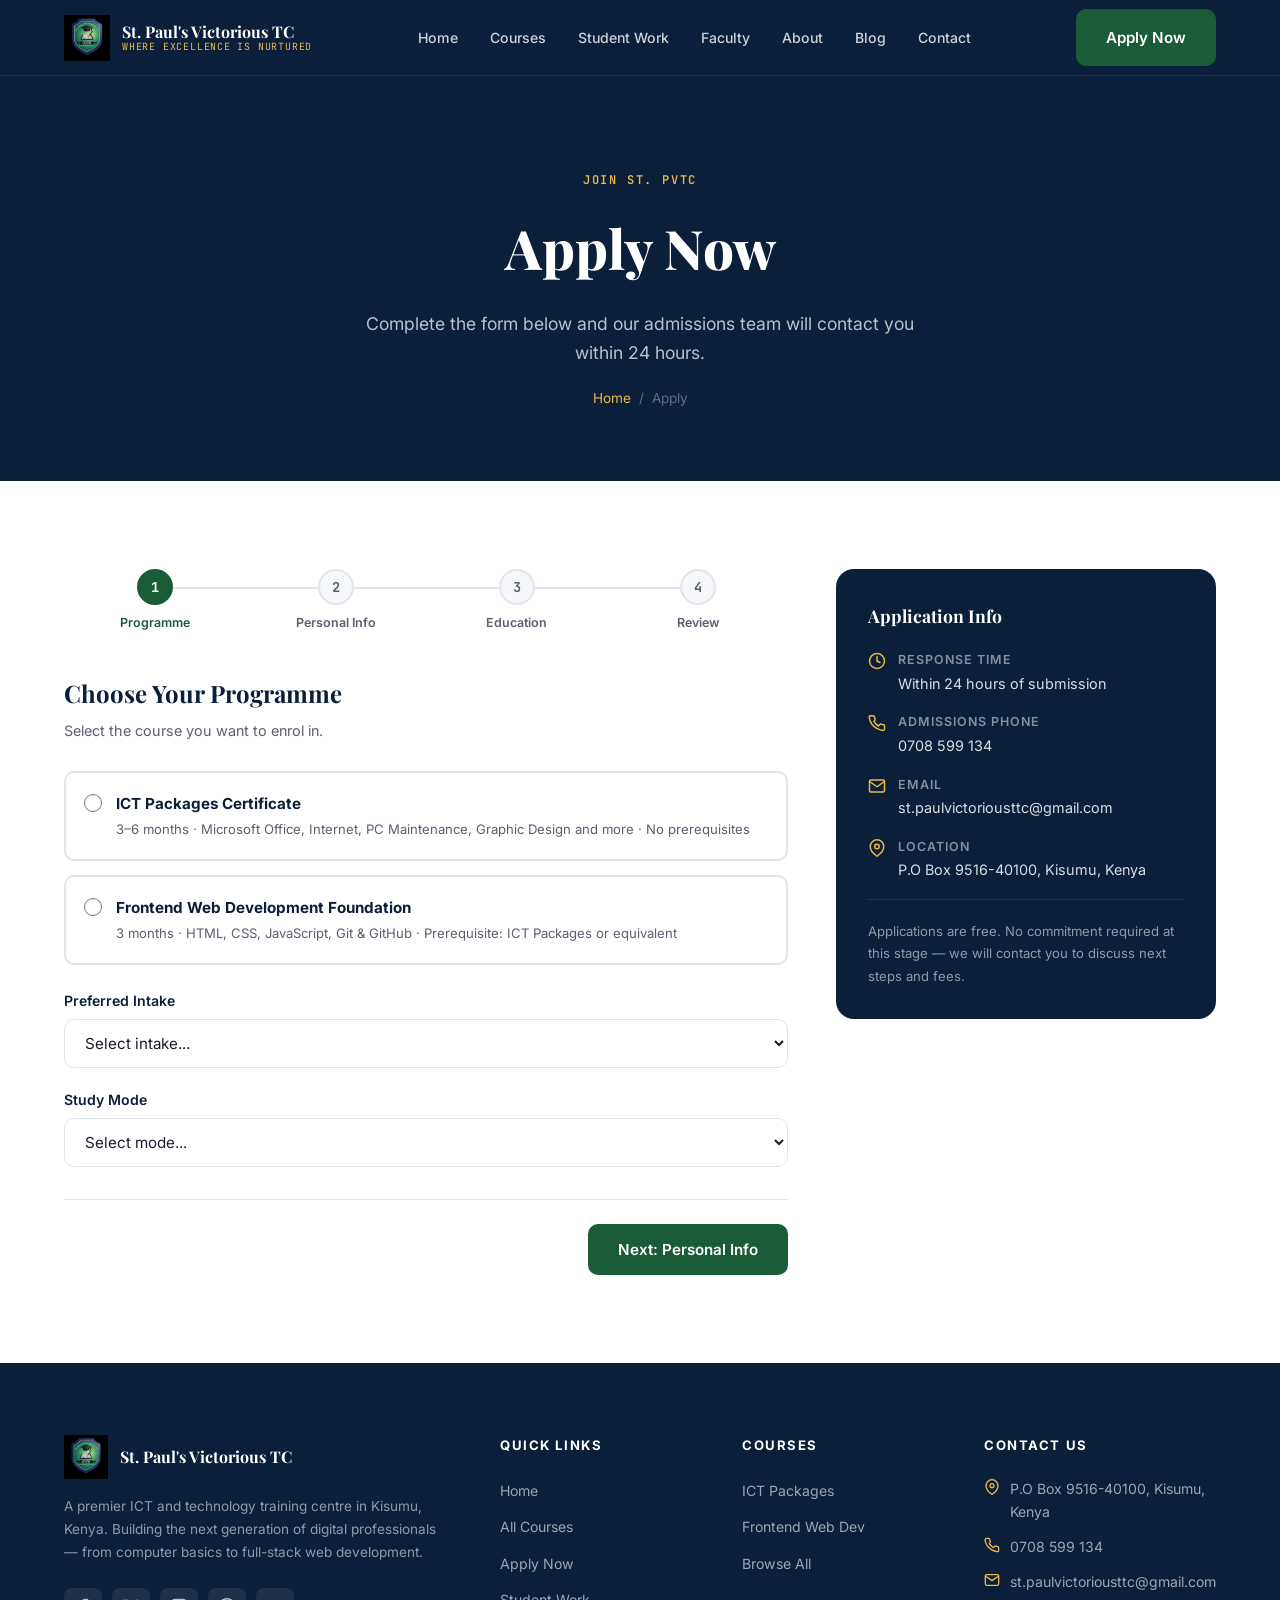
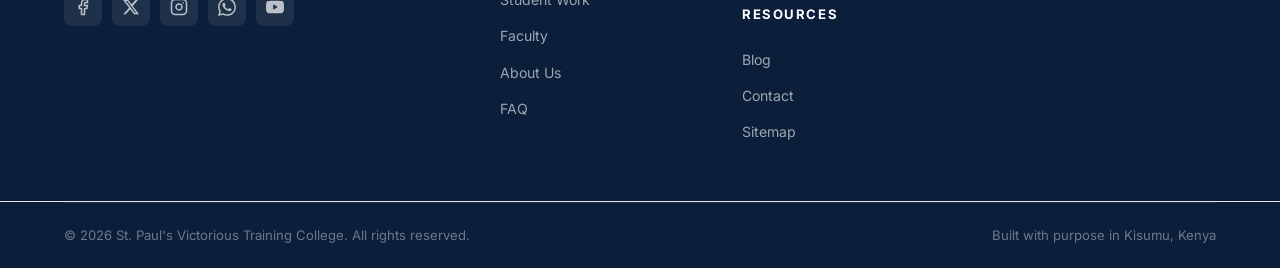
<file: pages/apply.html>
<!DOCTYPE html>
<html lang="en">
<head>
  <meta charset="UTF-8">
  <meta name="viewport" content="width=device-width, initial-scale=1.0">
  <meta name="description" content="Apply to St. Paul's Victorious Training College, Kisumu. Enrol in our ICT Packages or Frontend Web Development Foundation programme today.">
  <meta name="keywords" content="apply St Paul's Victorious Training College, enrol ICT course Kisumu, web development programme application Kenya">
  <meta name="robots" content="index, follow">
  <link rel="canonical" href="https://stpvtc.ac.ke/pages/apply.html">
  <title>Apply Now | St. Paul's Victorious Training College</title>
  <link rel="icon" type="image/png" href="../images/badge.png">
  <link rel="stylesheet" href="../css/global.css">
  <style>
    .apply-layout { display: grid; grid-template-columns: 1fr 380px; gap: 48px; align-items: start; }
    .steps-nav { display: flex; gap: 0; margin-bottom: 40px; counter-reset: step; }
    .step-indicator {
      flex: 1; display: flex; flex-direction: column; align-items: center; gap: 8px;
      font-size: 0.78rem; font-weight: 600; color: var(--text-muted); text-align: center;
      position: relative;
    }
    .step-indicator::after {
      content: ''; position: absolute; top: 18px; left: 50%; width: 100%; height: 2px;
      background: var(--border); z-index: 0;
    }
    .step-indicator:last-child::after { display: none; }
    .step-indicator__dot {
      width: 36px; height: 36px; border-radius: 50%;
      background: var(--off-white); border: 2px solid var(--border);
      display: flex; align-items: center; justify-content: center;
      font-family: var(--font-mono); font-size: 0.85rem; font-weight: 700;
      color: var(--text-muted); z-index: 1; transition: var(--transition);
    }
    .step-indicator.active .step-indicator__dot { background: var(--green); border-color: var(--green); color: var(--white); }
    .step-indicator.done .step-indicator__dot { background: var(--navy); border-color: var(--navy); color: var(--white); }
    .step-indicator.active { color: var(--green); }
    .step-indicator.done { color: var(--navy); }
    .form-step { display: none; }
    .form-step.active { display: block; }
    .step-heading { font-family: var(--font-display); font-size: 1.5rem; font-weight: 700; color: var(--navy); margin-bottom: 6px; }
    .step-sub { font-size: 0.9rem; color: var(--text-muted); margin-bottom: 28px; }
    .form-nav { display: flex; justify-content: space-between; align-items: center; margin-top: 32px; padding-top: 24px; border-top: 1px solid var(--border); }
    .course-radio-group { display: flex; flex-direction: column; gap: 14px; }
    .course-radio {
      display: flex; align-items: flex-start; gap: 14px;
      padding: 18px; border: 2px solid var(--border); border-radius: var(--radius);
      cursor: pointer; transition: var(--transition);
    }
    .course-radio:hover { border-color: var(--green); }
    .course-radio input[type="radio"] { margin-top: 3px; accent-color: var(--green); width: 18px; height: 18px; flex-shrink: 0; }
    .course-radio.selected { border-color: var(--green); background: rgba(26,92,56,0.04); }
    .course-radio__title { font-size: 0.95rem; font-weight: 700; color: var(--navy); margin-bottom: 3px; }
    .course-radio__sub { font-size: 0.82rem; color: var(--text-muted); }
    .sidebar-info { background: var(--navy); border-radius: var(--radius-lg); padding: 32px; position: sticky; top: 100px; }
    .sidebar-info h3 { font-family: var(--font-display); font-size: 1.1rem; color: var(--white); margin-bottom: 20px; }
    .sidebar-item { display: flex; align-items: flex-start; gap: 12px; margin-bottom: 18px; }
    .sidebar-item svg { stroke: var(--gold); flex-shrink: 0; margin-top: 2px; }
    .sidebar-item__label { font-size: 0.78rem; font-weight: 600; text-transform: uppercase; letter-spacing: 0.08em; color: rgba(255,255,255,0.5); margin-bottom: 2px; }
    .sidebar-item__value { font-size: 0.9rem; color: rgba(255,255,255,0.85); line-height: 1.5; }
    .success-state { text-align: center; padding: 60px 24px; display: none; }
    .success-state__icon { width: 72px; height: 72px; border-radius: 50%; background: rgba(26,92,56,0.1); display: flex; align-items: center; justify-content: center; margin: 0 auto 24px; }
    .success-state__icon svg { stroke: var(--green); }
    .success-state h2 { font-family: var(--font-display); font-size: 2rem; color: var(--navy); margin-bottom: 12px; }
    .success-state p { color: var(--text-muted); font-size: 1rem; max-width: 480px; margin: 0 auto 28px; }
    @media(max-width:1024px){ .apply-layout{grid-template-columns:1fr;} .sidebar-info{position:static;} }
    @media(max-width:600px){ .steps-nav{gap:0;} .step-indicator__dot{width:28px;height:28px;font-size:0.75rem;} .step-indicator{font-size:0.7rem;} }
  </style>
</head>
<body>
<div id="nav-placeholder"></div>

<header class="page-hero">
  <div class="container">
    <span class="eyebrow page-hero__eyebrow">Join ST. PVTC</span>
    <h1 class="page-hero__title">Apply Now</h1>
    <p class="page-hero__sub">Complete the form below and our admissions team will contact you within 24 hours.</p>
    <nav class="breadcrumb" aria-label="Breadcrumb">
      <a href="../index.html">Home</a><span>/</span><span aria-current="page">Apply</span>
    </nav>
  </div>
</header>

<main class="section">
  <div class="container">
    <div class="apply-layout">

      <div>
        <!-- Steps navigation -->
        <div class="steps-nav" role="list" aria-label="Application steps">
          <div class="step-indicator active" id="ind-1" role="listitem">
            <div class="step-indicator__dot">1</div>
            <span>Programme</span>
          </div>
          <div class="step-indicator" id="ind-2" role="listitem">
            <div class="step-indicator__dot">2</div>
            <span>Personal Info</span>
          </div>
          <div class="step-indicator" id="ind-3" role="listitem">
            <div class="step-indicator__dot">3</div>
            <span>Education</span>
          </div>
          <div class="step-indicator" id="ind-4" role="listitem">
            <div class="step-indicator__dot">4</div>
            <span>Review</span>
          </div>
        </div>

        <form id="applyForm" novalidate>
          <!-- Hidden fields for EmailJS -->
          <input type="hidden" name="application_date" id="applicationDate">
          <input type="hidden" name="form_source" value="ST. PVTC Website Application Form">

          <!-- Step 1: Programme -->
          <div class="form-step active" id="step-1">
            <h2 class="step-heading">Choose Your Programme</h2>
            <p class="step-sub">Select the course you want to enrol in.</p>
            <div class="course-radio-group" role="radiogroup" aria-labelledby="courseLabel">
              <label class="course-radio" id="optICT">
                <input type="radio" name="selected_programme" value="ICT Packages Certificate" required>
                <div>
                  <div class="course-radio__title">ICT Packages Certificate</div>
                  <div class="course-radio__sub">3–6 months · Microsoft Office, Internet, PC Maintenance, Graphic Design and more · No prerequisites</div>
                </div>
              </label>
              <label class="course-radio" id="optDev">
                <input type="radio" name="selected_programme" value="Frontend Web Development Foundation">
                <div>
                  <div class="course-radio__title">Frontend Web Development Foundation</div>
                  <div class="course-radio__sub">3 months · HTML, CSS, JavaScript, Git &amp; GitHub · Prerequisite: ICT Packages or equivalent</div>
                </div>
              </label>
            </div>
            <div class="form-group" style="margin-top:24px;">
              <label class="form-label" for="intakeMonth">Preferred Intake</label>
              <select class="form-select" id="intakeMonth" name="preferred_intake" required>
                <option value="">Select intake...</option>
                <option value="July 2025">July 2025</option>
                <option value="October 2025">October 2025</option>
                <option value="January 2026">January 2026</option>
              </select>
            </div>
            <div class="form-group">
              <label class="form-label" for="studyMode">Study Mode</label>
              <select class="form-select" id="studyMode" name="study_mode" required>
                <option value="">Select mode...</option>
                <option value="Full-Time">Full-Time</option>
                <option value="Part-Time">Part-Time</option>
              </select>
            </div>
            <div class="form-nav">
              <span></span>
              <button type="button" class="btn btn-primary" onclick="nextStep(2)">Next: Personal Info</button>
            </div>
          </div>

          <!-- Step 2: Personal Info -->
          <div class="form-step" id="step-2">
            <h2 class="step-heading">Personal Information</h2>
            <p class="step-sub">Tell us a bit about yourself.</p>
            <div class="form-row">
              <div class="form-group">
                <label class="form-label" for="firstName">First Name <span aria-hidden="true">*</span></label>
                <input class="form-input" type="text" id="firstName" name="first_name" placeholder="e.g. Faith" required autocomplete="given-name">
              </div>
              <div class="form-group">
                <label class="form-label" for="lastName">Last Name <span aria-hidden="true">*</span></label>
                <input class="form-input" type="text" id="lastName" name="last_name" placeholder="e.g. Adhiambo" required autocomplete="family-name">
              </div>
            </div>
            <div class="form-row">
              <div class="form-group">
                <label class="form-label" for="email">Email Address <span aria-hidden="true">*</span></label>
                <input class="form-input" type="email" id="email" name="email" placeholder="your@email.com" required autocomplete="email">
              </div>
              <div class="form-group">
                <label class="form-label" for="phone">Phone Number <span aria-hidden="true">*</span></label>
                <input class="form-input" type="tel" id="phone" name="phone" placeholder="07XX XXX XXX" required autocomplete="tel">
              </div>
            </div>
            <div class="form-row">
              <div class="form-group">
                <label class="form-label" for="dob">Date of Birth</label>
                <input class="form-input" type="date" id="dob" name="date_of_birth" autocomplete="bday">
              </div>
              <div class="form-group">
                <label class="form-label" for="gender">Gender</label>
                <select class="form-select" id="gender" name="gender">
                  <option value="">Prefer not to say</option>
                  <option value="Male">Male</option>
                  <option value="Female">Female</option>
                </select>
              </div>
            </div>
            <div class="form-group">
              <label class="form-label" for="location">Town / Area of Residence <span aria-hidden="true">*</span></label>
              <input class="form-input" type="text" id="location" name="location" placeholder="e.g. Kisumu, Kondele" required>
            </div>
            <div class="form-nav">
              <button type="button" class="btn btn-ghost" onclick="prevStep(1)">Back</button>
              <button type="button" class="btn btn-primary" onclick="nextStep(3)">Next: Education</button>
            </div>
          </div>

          <!-- Step 3: Education -->
          <div class="form-step" id="step-3">
            <h2 class="step-heading">Educational Background</h2>
            <p class="step-sub">This helps us place you in the right programme and level.</p>
            <div class="form-group">
              <label class="form-label" for="highestEdu">Highest Level of Education <span aria-hidden="true">*</span></label>
              <select class="form-select" id="highestEdu" name="highest_education" required>
                <option value="">Select...</option>
                <option value="Primary (KCPE)">Primary (KCPE)</option>
                <option value="Secondary (KCSE)">Secondary (KCSE)</option>
                <option value="Certificate">Certificate</option>
                <option value="Diploma">Diploma</option>
                <option value="Degree or above">Degree or above</option>
              </select>
            </div>
            <div class="form-group">
              <label class="form-label" for="lastSchool">Last School or Institution Attended</label>
              <input class="form-input" type="text" id="lastSchool" name="last_school" placeholder="e.g. Kisumu Boys High School">
            </div>
            <div class="form-group">
              <label class="form-label" for="computerExp">Computer Experience Level <span aria-hidden="true">*</span></label>
              <select class="form-select" id="computerExp" name="computer_experience" required>
                <option value="">Select...</option>
                <option value="None — total beginner">None — total beginner</option>
                <option value="Basic — can use a mouse and keyboard">Basic — can use a mouse and keyboard</option>
                <option value="Intermediate — familiar with MS Office">Intermediate — familiar with MS Office</option>
                <option value="Advanced — comfortable with computers">Advanced — comfortable with computers</option>
              </select>
            </div>
            <div class="form-group">
              <label class="form-label" for="motivation">Why do you want to join ST. PVTC?</label>
              <textarea class="form-textarea" id="motivation" name="motivation" placeholder="Tell us briefly what motivated you to apply and what you hope to achieve..."></textarea>
            </div>
            <div class="form-group">
              <label class="form-label" for="howHeard">How did you hear about us?</label>
              <select class="form-select" id="howHeard" name="how_heard">
                <option value="">Select...</option>
                <option value="Word of mouth / friend or family">Word of mouth / friend or family</option>
                <option value="Social media">Social media</option>
                <option value="Google search">Google search</option>
                <option value="Walked past the centre">Walked past the centre</option>
                <option value="Referral from a graduate">Referral from a graduate</option>
                <option value="Other">Other</option>
              </select>
            </div>
            <div class="form-nav">
              <button type="button" class="btn btn-ghost" onclick="prevStep(2)">Back</button>
              <button type="button" class="btn btn-primary" onclick="nextStep(4)">Review Application</button>
            </div>
          </div>

          <!-- Step 4: Review -->
          <div class="form-step" id="step-4">
            <h2 class="step-heading">Review Your Application</h2>
            <p class="step-sub">Please confirm your details before submitting.</p>
            <div id="reviewSummary" style="background:var(--off-white);border-radius:var(--radius-lg);padding:28px;margin-bottom:24px;"></div>
            <div class="form-group">
              <label style="display:flex;align-items:flex-start;gap:12px;cursor:pointer;">
                <input type="checkbox" name="consent" id="consent" required style="margin-top:3px;accent-color:var(--green);width:18px;height:18px;flex-shrink:0;">
                <span style="font-size:0.88rem;color:var(--text-muted);line-height:1.6;">I confirm that the information provided is accurate and I consent to ST. PVTC contacting me regarding my application.</span>
              </label>
            </div>
            <div class="form-nav">
              <button type="button" class="btn btn-ghost" onclick="prevStep(3)">Back</button>
              <button type="submit" class="btn btn-primary" id="submitBtn">Submit Application</button>
            </div>
          </div>
        </form>

        <!-- Success -->
        <div class="success-state" id="successState">
          <div class="success-state__icon">
            <svg width="36" height="36" viewBox="0 0 24 24" fill="none" stroke="currentColor" stroke-width="2.5" stroke-linecap="round" stroke-linejoin="round" aria-hidden="true"><polyline points="20 6 9 17 4 12"/></svg>
          </div>
          <h2>Application Received</h2>
          <p>Thank you for applying to ST. PVTC. Our admissions team will review your application and contact you within 24 hours via phone or email.</p>
          <a href="../index.html" class="btn btn-primary">Back to Home</a>
        </div>
      </div>

      <!-- Sidebar -->
      <aside class="sidebar-info" aria-label="Application information">
        <h3>Application Info</h3>
        <div class="sidebar-item">
          <svg width="18" height="18" viewBox="0 0 24 24" fill="none" stroke="currentColor" stroke-width="2" stroke-linecap="round" stroke-linejoin="round" aria-hidden="true"><circle cx="12" cy="12" r="10"/><polyline points="12 6 12 12 16 14"/></svg>
          <div>
            <div class="sidebar-item__label">Response Time</div>
            <div class="sidebar-item__value">Within 24 hours of submission</div>
          </div>
        </div>
        <div class="sidebar-item">
          <svg width="18" height="18" viewBox="0 0 24 24" fill="none" stroke="currentColor" stroke-width="2" stroke-linecap="round" stroke-linejoin="round" aria-hidden="true"><path d="M22 16.92v3a2 2 0 0 1-2.18 2 19.79 19.79 0 0 1-8.63-3.07A19.5 19.5 0 0 1 4.69 13a19.79 19.79 0 0 1-3.07-8.67A2 2 0 0 1 3.6 2.18h3a2 2 0 0 1 2 1.72c.127.96.361 1.903.7 2.81a2 2 0 0 1-.45 2.11L7.91 9.91a16 16 0 0 0 6.06 6.06l1.89-1.89a2 2 0 0 1 2.11-.45c.907.339 1.85.573 2.81.7A2 2 0 0 1 22 16.92z"/></svg>
          <div>
            <div class="sidebar-item__label">Admissions Phone</div>
            <div class="sidebar-item__value">0708 599 134</div>
          </div>
        </div>
        <div class="sidebar-item">
          <svg width="18" height="18" viewBox="0 0 24 24" fill="none" stroke="currentColor" stroke-width="2" stroke-linecap="round" stroke-linejoin="round" aria-hidden="true"><path d="M4 4h16c1.1 0 2 .9 2 2v12c0 1.1-.9 2-2 2H4c-1.1 0-2-.9-2-2V6c0-1.1.9-2 2-2z"/><polyline points="22,6 12,13 2,6"/></svg>
          <div>
            <div class="sidebar-item__label">Email</div>
            <div class="sidebar-item__value">st.paulvictoriousttc@gmail.com</div>
          </div>
        </div>
        <div class="sidebar-item">
          <svg width="18" height="18" viewBox="0 0 24 24" fill="none" stroke="currentColor" stroke-width="2" stroke-linecap="round" stroke-linejoin="round" aria-hidden="true"><path d="M21 10c0 7-9 13-9 13s-9-6-9-13a9 9 0 0 1 18 0z"/><circle cx="12" cy="10" r="3"/></svg>
          <div>
            <div class="sidebar-item__label">Location</div>
            <div class="sidebar-item__value">P.O Box 9516-40100, Kisumu, Kenya</div>
          </div>
        </div>
        <div style="border-top:1px solid rgba(255,255,255,0.1);padding-top:20px;margin-top:8px;">
          <p style="font-size:0.82rem;color:rgba(255,255,255,0.55);line-height:1.7;">Applications are free. No commitment required at this stage — we will contact you to discuss next steps and fees.</p>
        </div>
      </aside>
    </div>
  </div>
</main>

<div id="footer-placeholder"></div>
<script src="https://cdn.emailjs.com/dist/email.min.js"></script>
<script src="../js/global.js"></script>
<script>
  // Replace with your EmailJS public key
  emailjs.init('LltEk7lxSNtj73eKU');

  let currentStep = 1;
  const TOTAL_STEPS = 4;

  // Pre-fill course from URL param
  document.addEventListener('DOMContentLoaded', () => {
    const params = new URLSearchParams(window.location.search);
    const course = params.get('course');
    if (course === 'frontend-dev') {
      document.querySelector('input[value="Frontend Web Development Foundation"]').checked = true;
      document.getElementById('optDev').classList.add('selected');
    } else if (course === 'ict-packages') {
      document.querySelector('input[value="ICT Packages Certificate"]').checked = true;
      document.getElementById('optICT').classList.add('selected');
    }

    document.getElementById('applicationDate').value = new Date().toLocaleDateString('en-KE', { weekday:'long', year:'numeric', month:'long', day:'numeric' });

    // Radio visual selection
    document.querySelectorAll('.course-radio input[type="radio"]').forEach(radio => {
      radio.addEventListener('change', () => {
        document.querySelectorAll('.course-radio').forEach(l => l.classList.remove('selected'));
        radio.closest('.course-radio').classList.add('selected');
      });
    });

    // Save form state to localStorage
    document.querySelectorAll('#applyForm input, #applyForm select, #applyForm textarea').forEach(el => {
      const saved = localStorage.getItem('stpvtc_apply_' + el.name);
      if (saved && el.type !== 'checkbox' && el.type !== 'radio') el.value = saved;
      el.addEventListener('input', () => localStorage.setItem('stpvtc_apply_' + el.name, el.value));
    });
  });

  function nextStep(n) {
    if (!validateStep(currentStep)) return;
    document.getElementById('step-' + currentStep).classList.remove('active');
    document.getElementById('ind-' + currentStep).classList.remove('active');
    document.getElementById('ind-' + currentStep).classList.add('done');
    currentStep = n;
    document.getElementById('step-' + n).classList.add('active');
    document.getElementById('ind-' + n).classList.add('active');
    if (n === 4) buildReview();
    window.scrollTo({ top: 0, behavior: 'smooth' });
  }

  function prevStep(n) {
    document.getElementById('step-' + currentStep).classList.remove('active');
    document.getElementById('ind-' + currentStep).classList.remove('active');
    currentStep = n;
    document.getElementById('step-' + n).classList.add('active');
    document.getElementById('ind-' + n).classList.remove('done');
    document.getElementById('ind-' + n).classList.add('active');
    window.scrollTo({ top: 0, behavior: 'smooth' });
  }

  function validateStep(step) {
    const stepEl = document.getElementById('step-' + step);
    const required = stepEl.querySelectorAll('[required]');
    let valid = true;
    required.forEach(el => {
      el.style.borderColor = '';
      if (!el.value.trim() || (el.type === 'radio' && !stepEl.querySelector('input[name="' + el.name + '"]:checked')) || (el.type === 'checkbox' && !el.checked)) {
        if (el.type !== 'radio' && el.type !== 'checkbox') el.style.borderColor = 'var(--crimson)';
        valid = false;
      }
    });
    if (!valid) showToast('Please fill in all required fields.', 'error');
    return valid;
  }

  function buildReview() {
    const fd = new FormData(document.getElementById('applyForm'));
    const rows = [
      ['Programme', fd.get('selected_programme')],
      ['Intake', fd.get('preferred_intake')],
      ['Study Mode', fd.get('study_mode')],
      ['Name', (fd.get('first_name') || '') + ' ' + (fd.get('last_name') || '')],
      ['Email', fd.get('email')],
      ['Phone', fd.get('phone')],
      ['Location', fd.get('location')],
      ['Education', fd.get('highest_education')],
      ['Computer Experience', fd.get('computer_experience')],
    ];
    document.getElementById('reviewSummary').innerHTML = rows.filter(r => r[1]).map(r => `
      <div style="display:flex;gap:16px;padding:10px 0;border-bottom:1px solid var(--border);">
        <span style="font-size:0.82rem;font-weight:600;color:var(--text-muted);min-width:160px;">${r[0]}</span>
        <span style="font-size:0.9rem;color:var(--navy);font-weight:500;">${r[1]}</span>
      </div>`).join('');
  }

  document.getElementById('applyForm').addEventListener('submit', async (e) => {
    e.preventDefault();
    if (!validateStep(4)) return;
    const btn = document.getElementById('submitBtn');
    btn.textContent = 'Submitting...';
    btn.disabled = true;
    try {
      await emailjs.sendForm('service_yly3e4r', 'template_18hmjur', e.target);
      document.getElementById('applyForm').style.display = 'none';
      document.querySelector('.steps-nav').style.display = 'none';
      document.getElementById('successState').style.display = 'block';
      // Clear saved form data
      document.querySelectorAll('#applyForm input, #applyForm select, #applyForm textarea').forEach(el => {
        localStorage.removeItem('stpvtc_apply_' + el.name);
      });
    } catch (err) {
      showToast('Submission failed. Please call us directly on 0708 599 134.', 'error');
      btn.textContent = 'Submit Application';
      btn.disabled = false;
    }
  });
</script>
</body>
</html>
</file>
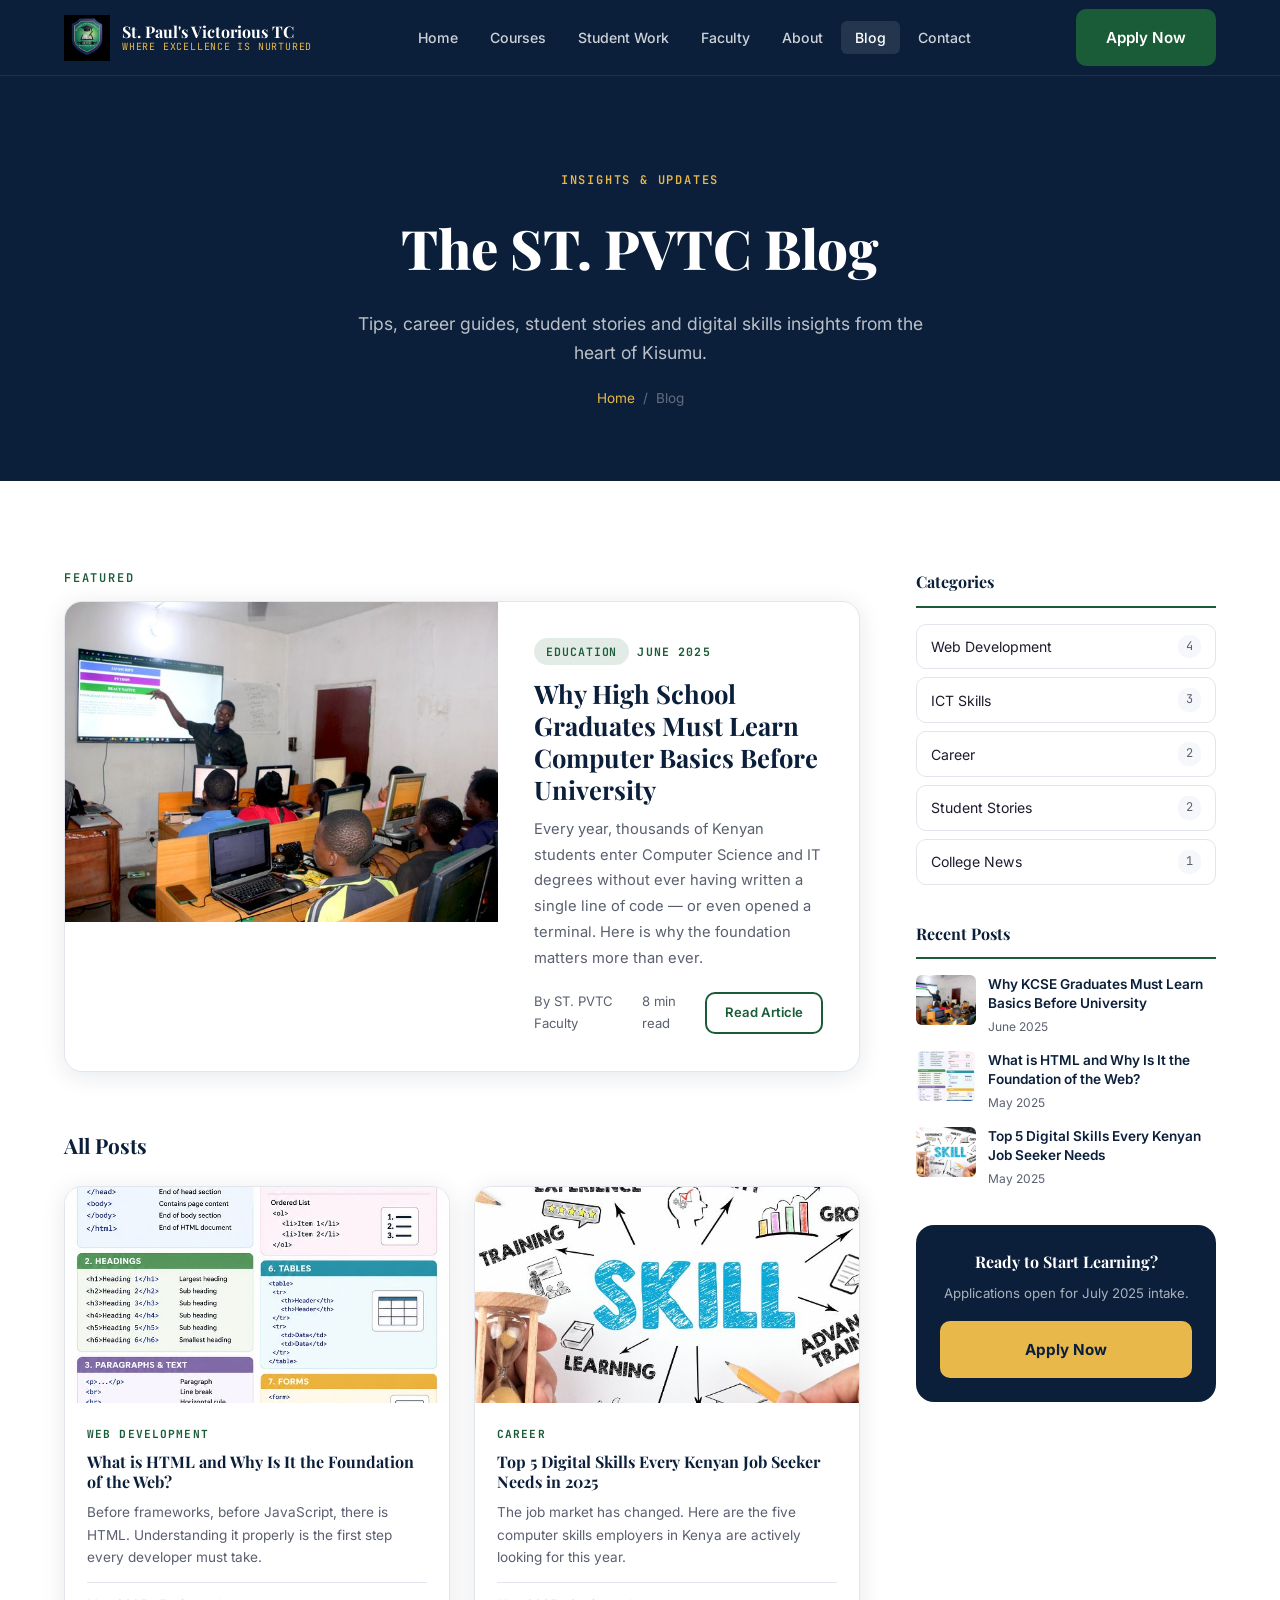
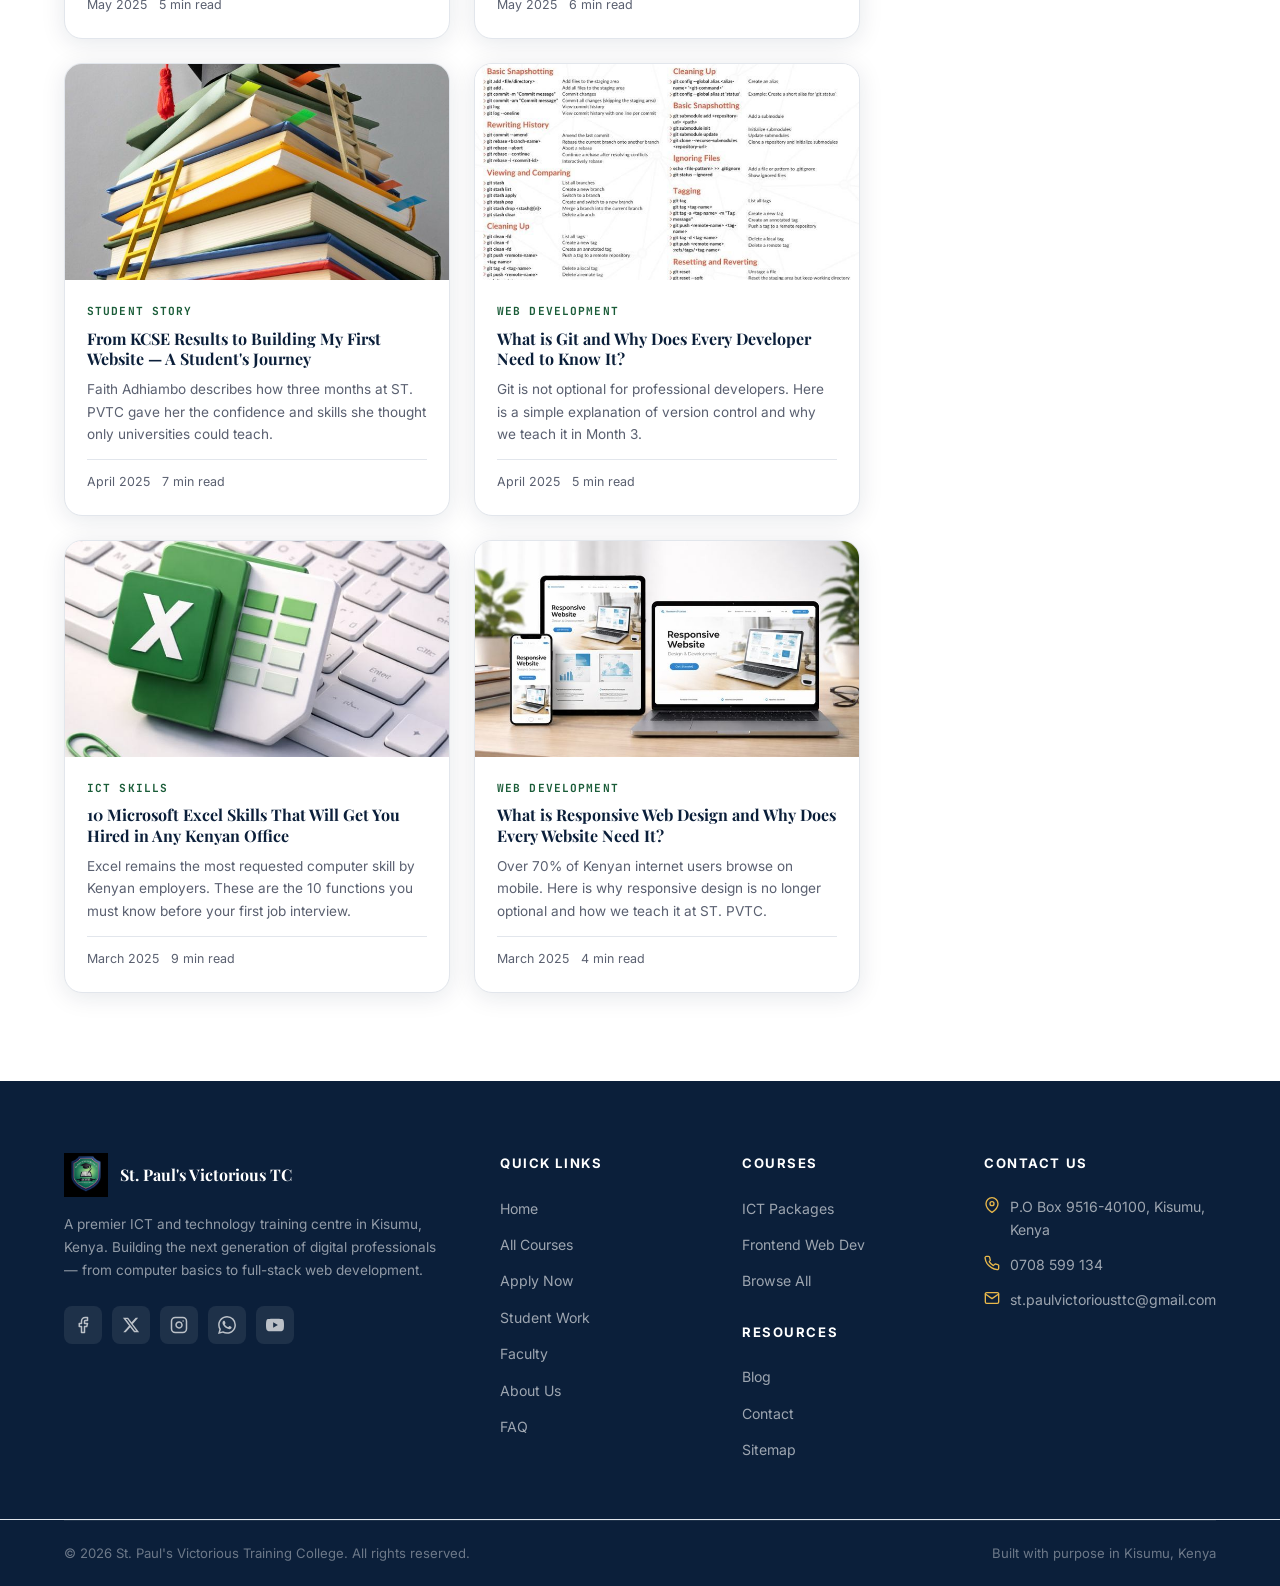
<file: pages/blog.html>
<!DOCTYPE html>
<html lang="en">
<head>
  <meta charset="UTF-8">
  <meta name="viewport" content="width=device-width, initial-scale=1.0">
  <meta name="description" content="The ST. PVTC Blog — insights on ICT skills, web development, digital careers in Kenya, and news from St. Paul's Victorious Training College in Kisumu.">
  <meta name="keywords" content="ICT blog Kenya, web development tips Kisumu, digital skills Africa, computer training blog, frontend development Kenya students">
  <meta name="robots" content="index, follow">
  <link rel="canonical" href="https://stpvtc.ac.ke/pages/blog.html">
  <title>Blog | St. Paul's Victorious Training College</title>
  <link rel="icon" type="image/png" href="../images/badge.png">
  <link rel="stylesheet" href="../css/global.css">
  <style>
    .blog-layout { display: grid; grid-template-columns: 1fr 300px; gap: 56px; align-items: start; }
    .blog-featured { margin-bottom: 56px; }
    .blog-featured__card { display: grid; grid-template-columns: 1.2fr 1fr; gap: 0; border-radius: var(--radius-lg); overflow: hidden; border: 1.5px solid var(--border); box-shadow: var(--card-shadow); background: var(--white); transition: var(--transition); }
    .blog-featured__card:hover { box-shadow: var(--card-hover); transform: translateY(-3px); }
    .blog-featured__img { aspect-ratio: auto; min-height: 320px; object-fit: cover; width: 100%; }
    .blog-featured__body { padding: 36px; display: flex; flex-direction: column; justify-content: center; }
    .blog-featured__label { font-family: var(--font-mono); font-size: 0.72rem; font-weight: 700; letter-spacing: 0.1em; color: var(--green); text-transform: uppercase; margin-bottom: 12px; display: flex; align-items: center; gap: 8px; }
    .blog-featured__title { font-family: var(--font-display); font-size: 1.6rem; font-weight: 700; color: var(--navy); margin-bottom: 12px; line-height: 1.25; }
    .blog-featured__title a { color: inherit; transition: color var(--transition); }
    .blog-featured__title a:hover { color: var(--green); }
    .blog-featured__excerpt { font-size: 0.92rem; color: var(--text-muted); line-height: 1.75; margin-bottom: 20px; }
    .blog-featured__meta { display: flex; align-items: center; gap: 16px; font-size: 0.82rem; color: var(--text-muted); }
    .blog-grid { display: grid; grid-template-columns: repeat(2, 1fr); gap: 24px; }
    .blog-card { background: var(--white); border-radius: var(--radius-lg); overflow: hidden; border: 1.5px solid var(--border); box-shadow: var(--card-shadow); transition: var(--transition); }
    .blog-card:hover { box-shadow: var(--card-hover); transform: translateY(-3px); }
    .blog-card__img { width: 100%; aspect-ratio: 16/9; object-fit: cover; }
    .blog-card__body { padding: 22px; }
    .blog-card__cat { font-family: var(--font-mono); font-size: 0.7rem; font-weight: 700; text-transform: uppercase; letter-spacing: 0.1em; color: var(--green); margin-bottom: 8px; display: block; }
    .blog-card__title { font-family: var(--font-display); font-size: 1rem; font-weight: 700; color: var(--navy); margin-bottom: 8px; line-height: 1.3; }
    .blog-card__title a { color: inherit; }
    .blog-card__title a:hover { color: var(--green); }
    .blog-card__excerpt { font-size: 0.85rem; color: var(--text-muted); line-height: 1.65; margin-bottom: 14px; }
    .blog-card__meta { font-size: 0.78rem; color: var(--text-muted); display: flex; align-items: center; gap: 12px; padding-top: 12px; border-top: 1px solid var(--border); }
    .blog-sidebar__section { margin-bottom: 36px; }
    .blog-sidebar__title { font-family: var(--font-display); font-size: 1rem; font-weight: 700; color: var(--navy); margin-bottom: 16px; padding-bottom: 10px; border-bottom: 2px solid var(--green); }
    .blog-sidebar__cat-list { display: flex; flex-direction: column; gap: 8px; }
    .blog-sidebar__cat-item { display: flex; align-items: center; justify-content: space-between; padding: 10px 14px; border-radius: var(--radius); border: 1px solid var(--border); font-size: 0.88rem; color: var(--text); cursor: pointer; transition: var(--transition); }
    .blog-sidebar__cat-item:hover { background: var(--navy); color: var(--white); border-color: var(--navy); }
    .blog-sidebar__cat-count { font-family: var(--font-mono); font-size: 0.75rem; background: var(--off-white); color: var(--text-muted); padding: 2px 8px; border-radius: 10px; }
    .blog-sidebar__cat-item:hover .blog-sidebar__cat-count { background: rgba(255,255,255,0.2); color: var(--white); }
    .blog-sidebar__recent { display: flex; flex-direction: column; gap: 14px; }
    .blog-sidebar__recent-item { display: flex; gap: 12px; }
    .blog-sidebar__recent-img { width: 60px; height: 50px; border-radius: 6px; object-fit: cover; flex-shrink: 0; }
    .blog-sidebar__recent-title { font-size: 0.85rem; font-weight: 600; color: var(--navy); line-height: 1.4; }
    .blog-sidebar__recent-title a { color: inherit; }
    .blog-sidebar__recent-title a:hover { color: var(--green); }
    .blog-sidebar__recent-date { font-size: 0.75rem; color: var(--text-muted); margin-top: 4px; }
    @media(max-width:1024px){ .blog-layout{grid-template-columns:1fr;} .blog-featured__card{grid-template-columns:1fr;} .blog-featured__img{min-height:220px;} }
    @media(max-width:768px){ .blog-grid{grid-template-columns:1fr;} }
  </style>
</head>
<body>
<div id="nav-placeholder"></div>

<header class="page-hero">
  <div class="container">
    <span class="eyebrow page-hero__eyebrow">Insights &amp; Updates</span>
    <h1 class="page-hero__title">The ST. PVTC Blog</h1>
    <p class="page-hero__sub">Tips, career guides, student stories and digital skills insights from the heart of Kisumu.</p>
    <nav class="breadcrumb" aria-label="Breadcrumb">
      <a href="../index.html">Home</a><span>/</span><span aria-current="page">Blog</span>
    </nav>
  </div>
</header>

<main class="section">
  <div class="container">
    <div class="blog-layout">
      <div>

        <!-- Featured Post -->
        <div class="blog-featured" aria-label="Featured post">
          <span class="eyebrow">Featured</span>
          <article class="blog-featured__card">
            <img src="../images/blog-featured.jpg" alt="Why learning computer basics before a CS degree matters" class="blog-featured__img" loading="lazy">
            <div class="blog-featured__body">
              <p class="blog-featured__label">
                <span class="card__tag card__tag--green" style="margin:0;">Education</span>
                June 2025
              </p>
              <h2 class="blog-featured__title"><a href="blog-post.html">Why High School Graduates Must Learn Computer Basics Before University</a></h2>
              <p class="blog-featured__excerpt">Every year, thousands of Kenyan students enter Computer Science and IT degrees without ever having written a single line of code — or even opened a terminal. Here is why the foundation matters more than ever.</p>
              <div class="blog-featured__meta">
                <span>By ST. PVTC Faculty</span>
                <span>8 min read</span>
                <a href="blog-post.html" class="btn btn-ghost" style="padding:8px 18px;font-size:0.82rem;">Read Article</a>
              </div>
            </div>
          </article>
        </div>

        <!-- All Posts -->
        <h2 style="font-family:var(--font-display);font-size:1.3rem;color:var(--navy);margin-bottom:24px;">All Posts</h2>
        <div class="blog-grid">

          <article class="blog-card">
            <img src="../images/blog-1.jpg" alt="What is HTML and why is it the foundation of the web" class="blog-card__img" loading="lazy">
            <div class="blog-card__body">
              <span class="blog-card__cat">Web Development</span>
              <h3 class="blog-card__title"><a href="#">What is HTML and Why Is It the Foundation of the Web?</a></h3>
              <p class="blog-card__excerpt">Before frameworks, before JavaScript, there is HTML. Understanding it properly is the first step every developer must take.</p>
              <div class="blog-card__meta"><span>May 2025</span><span>5 min read</span></div>
            </div>
          </article>

          <article class="blog-card">
            <img src="../images/blog-2.jpg" alt="Top 5 digital skills every Kenyan job seeker needs in 2025" class="blog-card__img" loading="lazy">
            <div class="blog-card__body">
              <span class="blog-card__cat">Career</span>
              <h3 class="blog-card__title"><a href="#">Top 5 Digital Skills Every Kenyan Job Seeker Needs in 2025</a></h3>
              <p class="blog-card__excerpt">The job market has changed. Here are the five computer skills employers in Kenya are actively looking for this year.</p>
              <div class="blog-card__meta"><span>May 2025</span><span>6 min read</span></div>
            </div>
          </article>

          <article class="blog-card">
            <img src="../images/blog-3.jpg" alt="From KCSE to developer: one student's journey at ST. PVTC" class="blog-card__img" loading="lazy">
            <div class="blog-card__body">
              <span class="blog-card__cat">Student Story</span>
              <h3 class="blog-card__title"><a href="#">From KCSE Results to Building My First Website — A Student's Journey</a></h3>
              <p class="blog-card__excerpt">Faith Adhiambo describes how three months at ST. PVTC gave her the confidence and skills she thought only universities could teach.</p>
              <div class="blog-card__meta"><span>April 2025</span><span>7 min read</span></div>
            </div>
          </article>

          <article class="blog-card">
            <img src="../images/blog-4.jpg" alt="What is Git and why every developer needs to know it" class="blog-card__img" loading="lazy">
            <div class="blog-card__body">
              <span class="blog-card__cat">Web Development</span>
              <h3 class="blog-card__title"><a href="#">What is Git and Why Does Every Developer Need to Know It?</a></h3>
              <p class="blog-card__excerpt">Git is not optional for professional developers. Here is a simple explanation of version control and why we teach it in Month 3.</p>
              <div class="blog-card__meta"><span>April 2025</span><span>5 min read</span></div>
            </div>
          </article>

          <article class="blog-card">
            <img src="../images/blog-5.jpg" alt="Microsoft Excel tips for office work in Kenya" class="blog-card__img" loading="lazy">
            <div class="blog-card__body">
              <span class="blog-card__cat">ICT Skills</span>
              <h3 class="blog-card__title"><a href="#">10 Microsoft Excel Skills That Will Get You Hired in Any Kenyan Office</a></h3>
              <p class="blog-card__excerpt">Excel remains the most requested computer skill by Kenyan employers. These are the 10 functions you must know before your first job interview.</p>
              <div class="blog-card__meta"><span>March 2025</span><span>9 min read</span></div>
            </div>
          </article>

          <article class="blog-card">
            <img src="../images/blog-6.jpg" alt="What is responsive web design and why it matters" class="blog-card__img" loading="lazy">
            <div class="blog-card__body">
              <span class="blog-card__cat">Web Development</span>
              <h3 class="blog-card__title"><a href="#">What is Responsive Web Design and Why Does Every Website Need It?</a></h3>
              <p class="blog-card__excerpt">Over 70% of Kenyan internet users browse on mobile. Here is why responsive design is no longer optional and how we teach it at ST. PVTC.</p>
              <div class="blog-card__meta"><span>March 2025</span><span>4 min read</span></div>
            </div>
          </article>

        </div>
      </div>

      <!-- Sidebar -->
      <aside aria-label="Blog sidebar">
        <div class="blog-sidebar__section">
          <h2 class="blog-sidebar__title">Categories</h2>
          <div class="blog-sidebar__cat-list">
            <div class="blog-sidebar__cat-item">Web Development <span class="blog-sidebar__cat-count">4</span></div>
            <div class="blog-sidebar__cat-item">ICT Skills <span class="blog-sidebar__cat-count">3</span></div>
            <div class="blog-sidebar__cat-item">Career <span class="blog-sidebar__cat-count">2</span></div>
            <div class="blog-sidebar__cat-item">Student Stories <span class="blog-sidebar__cat-count">2</span></div>
            <div class="blog-sidebar__cat-item">College News <span class="blog-sidebar__cat-count">1</span></div>
          </div>
        </div>
        <div class="blog-sidebar__section">
          <h2 class="blog-sidebar__title">Recent Posts</h2>
          <div class="blog-sidebar__recent">
            <div class="blog-sidebar__recent-item">
              <img src="../images/blog-featured.jpg" alt="" class="blog-sidebar__recent-img" loading="lazy" aria-hidden="true">
              <div>
                <p class="blog-sidebar__recent-title"><a href="#">Why KCSE Graduates Must Learn Basics Before University</a></p>
                <p class="blog-sidebar__recent-date">June 2025</p>
              </div>
            </div>
            <div class="blog-sidebar__recent-item">
              <img src="../images/blog-1.jpg" alt="" class="blog-sidebar__recent-img" loading="lazy" aria-hidden="true">
              <div>
                <p class="blog-sidebar__recent-title"><a href="#">What is HTML and Why Is It the Foundation of the Web?</a></p>
                <p class="blog-sidebar__recent-date">May 2025</p>
              </div>
            </div>
            <div class="blog-sidebar__recent-item">
              <img src="../images/blog-2.jpg" alt="" class="blog-sidebar__recent-img" loading="lazy" aria-hidden="true">
              <div>
                <p class="blog-sidebar__recent-title"><a href="#">Top 5 Digital Skills Every Kenyan Job Seeker Needs</a></p>
                <p class="blog-sidebar__recent-date">May 2025</p>
              </div>
            </div>
          </div>
        </div>
        <div class="blog-sidebar__section">
          <div style="background:var(--navy);border-radius:var(--radius-lg);padding:24px;text-align:center;">
            <h3 style="font-family:var(--font-display);color:var(--white);font-size:1rem;margin-bottom:8px;">Ready to Start Learning?</h3>
            <p style="font-size:0.83rem;color:rgba(255,255,255,0.65);margin-bottom:16px;">Applications open for July 2025 intake.</p>
            <a href="apply.html" class="btn btn-gold" style="width:100%;justify-content:center;">Apply Now</a>
          </div>
        </div>
      </aside>
    </div>
  </div>
</main>

<div id="footer-placeholder"></div>
<script src="../js/global.js"></script>
</body>
</html>
</file>
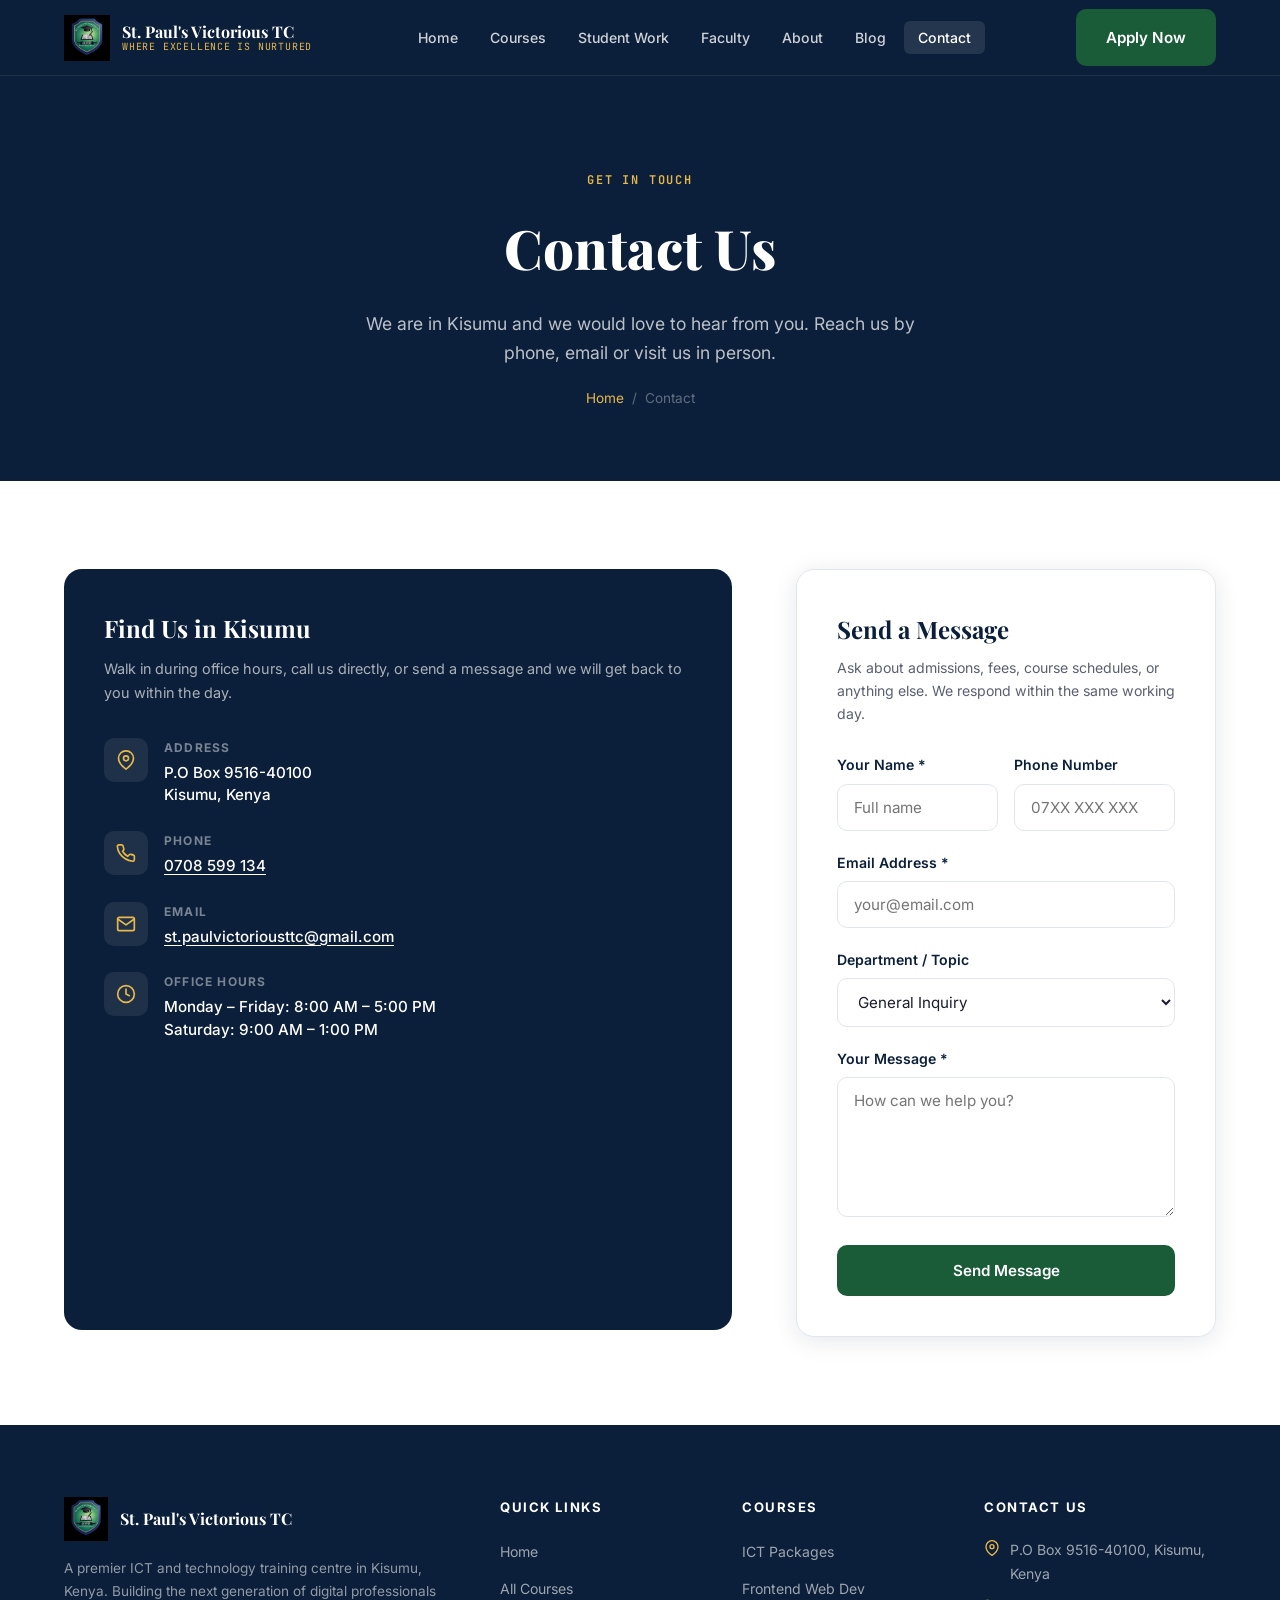
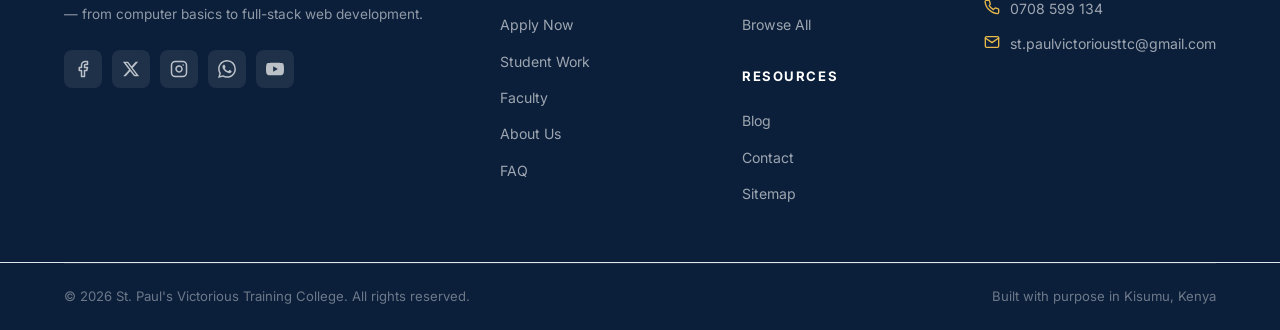
<file: pages/contact.html>
<!DOCTYPE html>
<html lang="en">
<head>
  <meta charset="UTF-8">
  <meta name="viewport" content="width=device-width, initial-scale=1.0">
  <meta name="description" content="Contact St. Paul's Victorious Training College in Kisumu, Kenya. Phone, email, or visit us in person. P.O Box 9516-40100, Kisumu.">
  <meta name="keywords" content="contact St Paul's Victorious Training College, Kisumu ICT college contact, PVTC Kisumu phone email address">
  <meta name="robots" content="index, follow">
  <link rel="canonical" href="https://stpvtc.ac.ke/pages/contact.html">
  <title>Contact Us | St. Paul's Victorious Training College</title>
  <link rel="icon" type="image/png" href="../images/badge.png">
  <link rel="stylesheet" href="../css/global.css">
  <style>
    .contact-layout { display: grid; grid-template-columns: 1fr 420px; gap: 64px; align-items: start; }
    .contact-info-card { background: var(--navy); border-radius: var(--radius-lg); padding: 40px; }
    .contact-info-card h2 { font-family: var(--font-display); font-size: 1.5rem; color: var(--white); margin-bottom: 8px; }
    .contact-info-card p { font-size: 0.9rem; color: rgba(255,255,255,0.65); margin-bottom: 32px; line-height: 1.7; }
    .contact-detail { display: flex; align-items: flex-start; gap: 16px; margin-bottom: 24px; }
    .contact-detail__icon { width: 44px; height: 44px; border-radius: var(--radius); background: rgba(255,255,255,0.08); display: flex; align-items: center; justify-content: center; flex-shrink: 0; }
    .contact-detail__icon svg { stroke: var(--gold); }
    .contact-detail__label { font-size: 0.75rem; font-weight: 700; text-transform: uppercase; letter-spacing: 0.1em; color: rgba(255,255,255,0.45); margin-bottom: 4px; }
    .contact-detail__value { font-size: 0.95rem; color: var(--white); font-weight: 500; line-height: 1.5; }
    .contact-detail__value a { color: var(--white); text-decoration: underline; text-underline-offset: 3px; }
    .map-embed { margin-top: 28px; border-radius: var(--radius); overflow: hidden; }
    .map-embed iframe { width: 100%; height: 220px; border: none; display: block; }
    .form-card { background: var(--white); border-radius: var(--radius-lg); padding: 40px; box-shadow: var(--card-shadow); border: 1.5px solid var(--border); }
    .form-card h2 { font-family: var(--font-display); font-size: 1.5rem; color: var(--navy); margin-bottom: 6px; }
    .form-card p { font-size: 0.88rem; color: var(--text-muted); margin-bottom: 28px; }
    @media(max-width:1024px){ .contact-layout{grid-template-columns:1fr;} }
  </style>
</head>
<body>
<div id="nav-placeholder"></div>

<header class="page-hero">
  <div class="container">
    <span class="eyebrow page-hero__eyebrow">Get in Touch</span>
    <h1 class="page-hero__title">Contact Us</h1>
    <p class="page-hero__sub">We are in Kisumu and we would love to hear from you. Reach us by phone, email or visit us in person.</p>
    <nav class="breadcrumb" aria-label="Breadcrumb">
      <a href="../index.html">Home</a><span>/</span><span aria-current="page">Contact</span>
    </nav>
  </div>
</header>

<main class="section">
  <div class="container">
    <div class="contact-layout">

      <div class="contact-info-card">
        <h2>Find Us in Kisumu</h2>
        <p>Walk in during office hours, call us directly, or send a message and we will get back to you within the day.</p>

        <div class="contact-detail">
          <div class="contact-detail__icon"><svg width="20" height="20" viewBox="0 0 24 24" fill="none" stroke="currentColor" stroke-width="2" stroke-linecap="round" stroke-linejoin="round" aria-hidden="true"><path d="M21 10c0 7-9 13-9 13s-9-6-9-13a9 9 0 0 1 18 0z"/><circle cx="12" cy="10" r="3"/></svg></div>
          <div>
            <div class="contact-detail__label">Address</div>
            <div class="contact-detail__value">P.O Box 9516-40100<br>Kisumu, Kenya</div>
          </div>
        </div>

        <div class="contact-detail">
          <div class="contact-detail__icon"><svg width="20" height="20" viewBox="0 0 24 24" fill="none" stroke="currentColor" stroke-width="2" stroke-linecap="round" stroke-linejoin="round" aria-hidden="true"><path d="M22 16.92v3a2 2 0 0 1-2.18 2 19.79 19.79 0 0 1-8.63-3.07A19.5 19.5 0 0 1 4.69 13a19.79 19.79 0 0 1-3.07-8.67A2 2 0 0 1 3.6 2.18h3a2 2 0 0 1 2 1.72c.127.96.361 1.903.7 2.81a2 2 0 0 1-.45 2.11L7.91 9.91a16 16 0 0 0 6.06 6.06l1.89-1.89a2 2 0 0 1 2.11-.45c.907.339 1.85.573 2.81.7A2 2 0 0 1 22 16.92z"/></svg></div>
          <div>
            <div class="contact-detail__label">Phone</div>
            <div class="contact-detail__value"><a href="tel:+254708599134">0708 599 134</a></div>
          </div>
        </div>

        <div class="contact-detail">
          <div class="contact-detail__icon"><svg width="20" height="20" viewBox="0 0 24 24" fill="none" stroke="currentColor" stroke-width="2" stroke-linecap="round" stroke-linejoin="round" aria-hidden="true"><path d="M4 4h16c1.1 0 2 .9 2 2v12c0 1.1-.9 2-2 2H4c-1.1 0-2-.9-2-2V6c0-1.1.9-2 2-2z"/><polyline points="22,6 12,13 2,6"/></svg></div>
          <div>
            <div class="contact-detail__label">Email</div>
            <div class="contact-detail__value"><a href="mailto:st.paulvictoriousttc@gmail.com">st.paulvictoriousttc@gmail.com</a></div>
          </div>
        </div>

        <div class="contact-detail">
          <div class="contact-detail__icon"><svg width="20" height="20" viewBox="0 0 24 24" fill="none" stroke="currentColor" stroke-width="2" stroke-linecap="round" stroke-linejoin="round" aria-hidden="true"><circle cx="12" cy="12" r="10"/><polyline points="12 6 12 12 16 14"/></svg></div>
          <div>
            <div class="contact-detail__label">Office Hours</div>
            <div class="contact-detail__value">Monday – Friday: 8:00 AM – 5:00 PM<br>Saturday: 9:00 AM – 1:00 PM</div>
          </div>
        </div>

        <div class="map-embed">
          <iframe
            src="https://www.google.com/maps/embed?pb=!1m18!1m12!1m3!1d3989.8135086052007!2d34.76926657349408!3d-0.08898403548638738!2m3!1f0!2f0!3f0!3m2!1i1024!2i768!4f13.1!3m3!1m2!1s0x182aa5986d7bc573%3A0xc71138cf826af801!2sSt.%20Paul%20Victorious%20Teachers%20Training%20College!5e0!3m2!1sen!2ske!4v1781089490631!5m2!1sen!2ske" 
            title="St. Paul's Victorious Training College location in Kisumu, Kenya"
            allowfullscreen=""
            loading="lazy"
            referrerpolicy="no-referrer-when-downgrade"
            aria-label="Google Map showing Kisumu, Kenya">
          </iframe>
        </div>
      </div>

      <div class="form-card">
        <h2>Send a Message</h2>
        <p>Ask about admissions, fees, course schedules, or anything else. We respond within the same working day.</p>
        <form id="contactForm" novalidate>
          <div class="form-row">
            <div class="form-group">
              <label class="form-label" for="cName">Your Name <span aria-hidden="true">*</span></label>
              <input class="form-input" type="text" id="cName" name="from_name" placeholder="Full name" required autocomplete="name">
            </div>
            <div class="form-group">
              <label class="form-label" for="cPhone">Phone Number</label>
              <input class="form-input" type="tel" id="cPhone" name="phone" placeholder="07XX XXX XXX" autocomplete="tel">
            </div>
          </div>
          <div class="form-group">
            <label class="form-label" for="cEmail">Email Address <span aria-hidden="true">*</span></label>
            <input class="form-input" type="email" id="cEmail" name="reply_to" placeholder="your@email.com" required autocomplete="email">
          </div>
          <div class="form-group">
            <label class="form-label" for="cDept">Department / Topic</label>
            <select class="form-select" id="cDept" name="department">
              <option value="General Inquiry">General Inquiry</option>
              <option value="Admissions">Admissions</option>
              <option value="Course Information">Course Information</option>
              <option value="Fees and Payment">Fees and Payment</option>
              <option value="Other">Other</option>
            </select>
          </div>
          <div class="form-group">
            <label class="form-label" for="cMessage">Your Message <span aria-hidden="true">*</span></label>
            <textarea class="form-textarea" id="cMessage" name="message" placeholder="How can we help you?" required style="min-height:140px;"></textarea>
          </div>
          <button type="submit" class="btn btn-primary" style="width:100%;justify-content:center;" id="contactSubmit">Send Message</button>
        </form>
      </div>

    </div>
  </div>
</main>

<div id="footer-placeholder"></div>
<script src="https://cdn.emailjs.com/dist/email.min.js"></script>
<script src="../js/global.js"></script>
<script>
  emailjs.init('LltEk7lxSNtj73eKU');
  document.addEventListener('DOMContentLoaded', () => {
    initEmailForm('contactForm', 'service_yly3e4r', 'template_f3s5toa', 'Message sent. We will get back to you within the day.');
  });
</script>
</body>
</html>
</file>
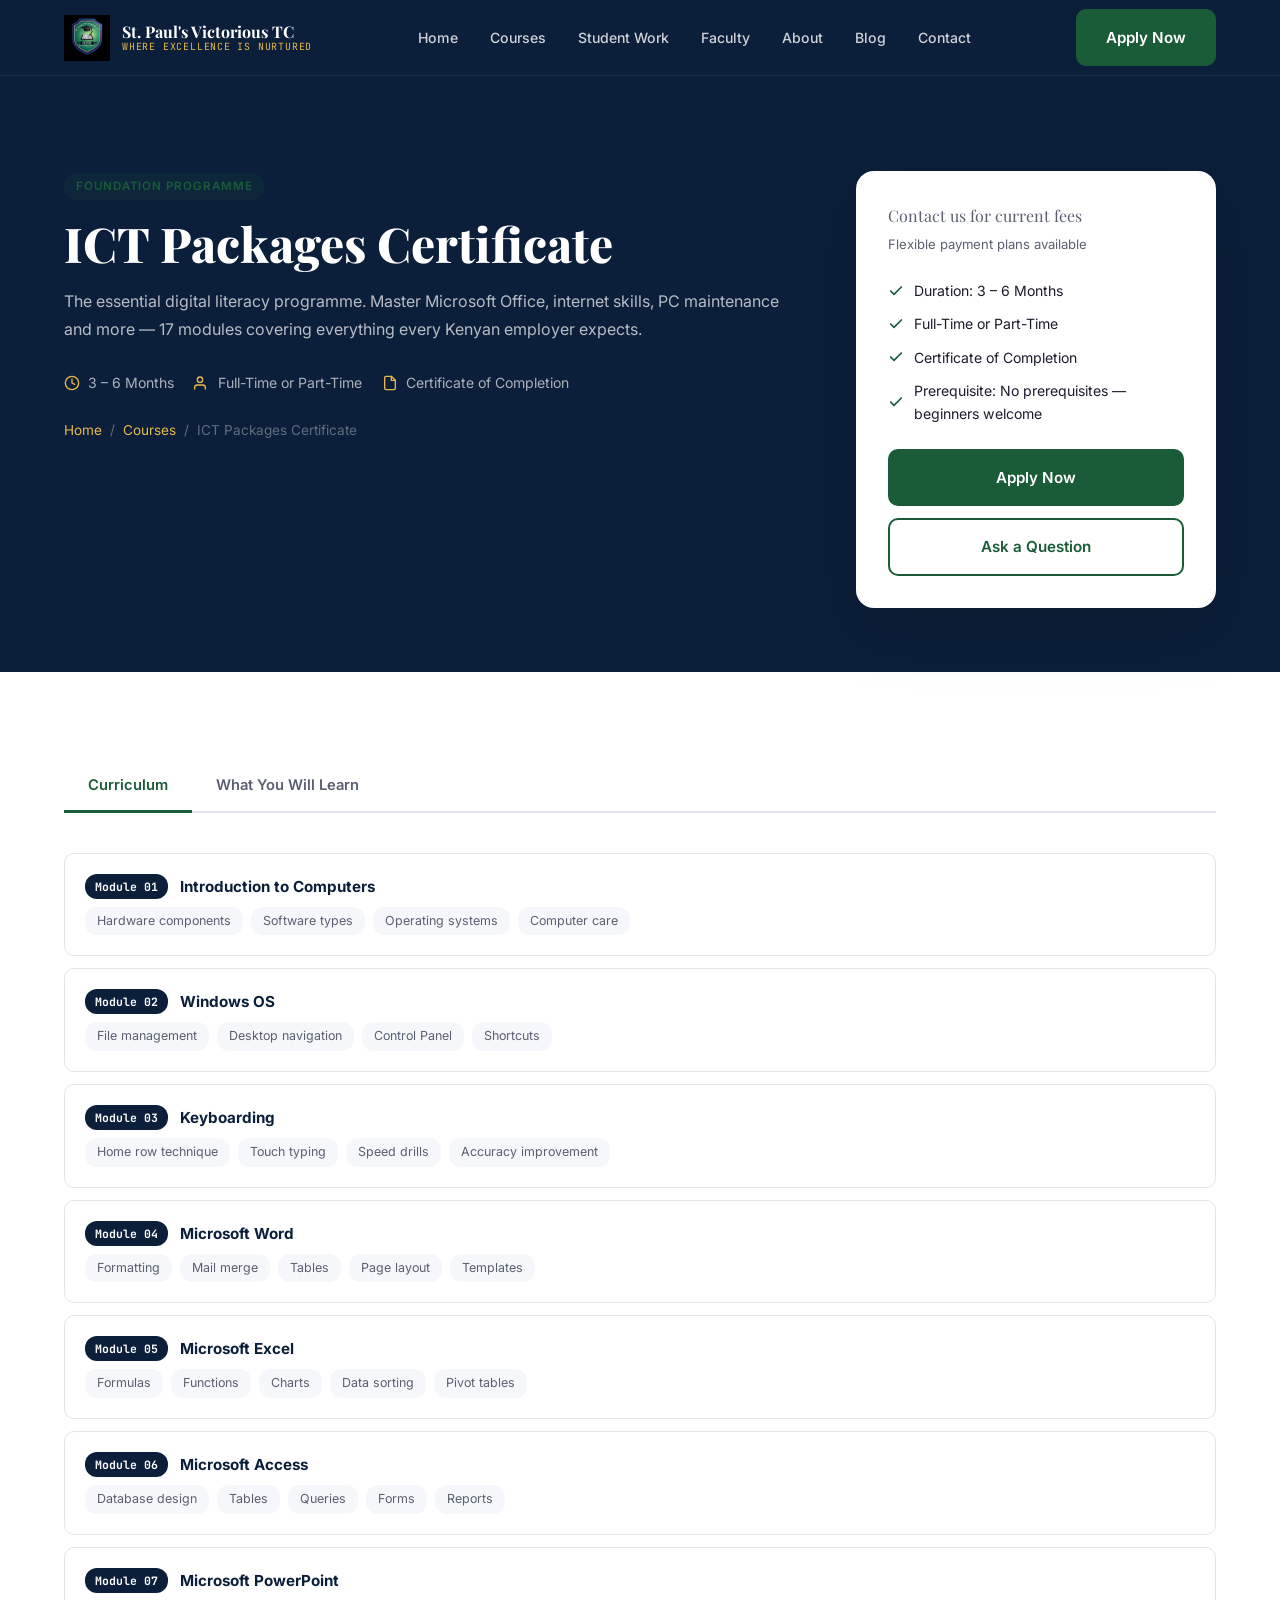
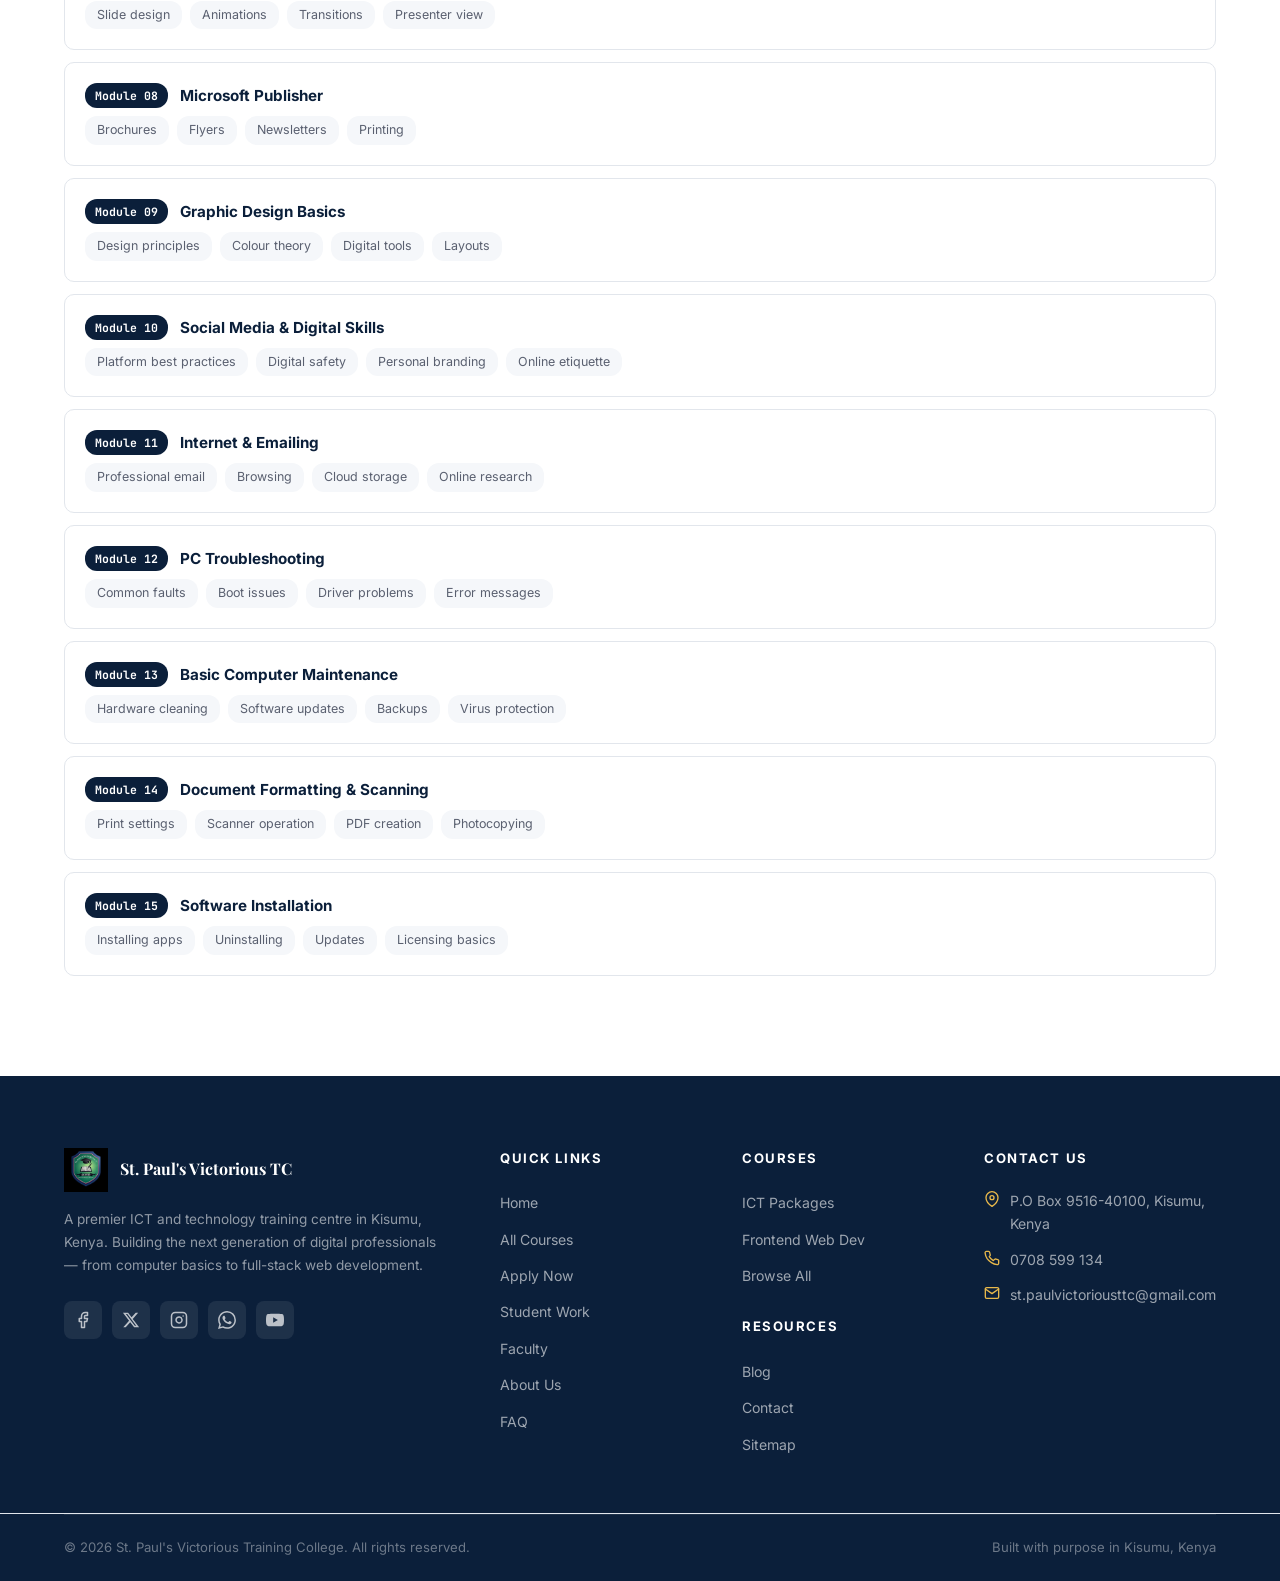
<file: pages/course-detail.html>
<!DOCTYPE html>
<html lang="en">
<head>
  <meta charset="UTF-8">
  <meta name="viewport" content="width=device-width, initial-scale=1.0">
  <meta name="description" content="Course details at St. Paul's Victorious Training College, Kisumu.">
  <meta name="robots" content="index, follow">
  <title>Course Detail | St. Paul's Victorious Training College</title>
  <link rel="icon" type="image/png" href="../images/badge.png">
  <link rel="stylesheet" href="../css/global.css">
  <style>
    .detail-hero { background: var(--navy); padding: 120px 0 64px; }
    .detail-hero__inner { display: grid; grid-template-columns: 1fr 360px; gap: 64px; align-items: start; }
    .detail-hero__tag { margin-bottom: 16px; }
    .detail-hero__title { font-family: var(--font-display); font-size: clamp(2rem,4vw,3rem); font-weight: 800; color: var(--white); margin-bottom: 16px; line-height: 1.15; }
    .detail-hero__desc { font-size: 1rem; color: rgba(255,255,255,0.7); line-height: 1.75; margin-bottom: 28px; }
    .detail-hero__meta { display: flex; flex-wrap: wrap; gap: 20px; }
    .detail-meta-item { display: flex; align-items: center; gap: 8px; font-size: 0.88rem; color: rgba(255,255,255,0.65); }
    .detail-meta-item svg { stroke: var(--gold); }
    .detail-card { background: var(--white); border-radius: var(--radius-lg); padding: 32px; box-shadow: 0 24px 60px rgba(0,0,0,0.2); position: sticky; top: 100px; }
    .detail-card__price { font-family: var(--font-display); font-size: 1rem; color: var(--text-muted); margin-bottom: 4px; }
    .detail-card__tagline { font-size: 0.82rem; color: var(--text-muted); margin-bottom: 24px; }
    .detail-card__list { display: flex; flex-direction: column; gap: 10px; margin-bottom: 24px; }
    .detail-card__list-item { display: flex; align-items: center; gap: 10px; font-size: 0.88rem; color: var(--text); }
    .detail-card__list-item svg { stroke: var(--green); flex-shrink: 0; }
    .tab-nav { display: flex; border-bottom: 2px solid var(--border); gap: 0; margin-bottom: 40px; }
    .tab-btn { padding: 16px 24px; font-size: 0.92rem; font-weight: 600; color: var(--text-muted); border-bottom: 3px solid transparent; margin-bottom: -2px; transition: var(--transition); cursor: pointer; background: none; border-top: none; border-left: none; border-right: none; }
    .tab-btn.active { color: var(--green); border-bottom-color: var(--green); }
    .tab-panel { display: none; }
    .tab-panel.active { display: block; }
    .curriculum-week { padding: 20px; border: 1.5px solid var(--border); border-radius: var(--radius); margin-bottom: 12px; }
    .curriculum-week__header { display: flex; align-items: center; gap: 12px; margin-bottom: 8px; }
    .curriculum-week__num { font-family: var(--font-mono); font-size: 0.72rem; font-weight: 700; background: var(--navy); color: var(--white); padding: 3px 10px; border-radius: 12px; }
    .curriculum-week__title { font-size: 0.95rem; font-weight: 700; color: var(--navy); }
    .curriculum-week__topics { display: flex; flex-wrap: wrap; gap: 8px; }
    .topic-chip { font-size: 0.78rem; background: var(--off-white); color: var(--text-muted); padding: 4px 12px; border-radius: 12px; }
    .outcome-list { display: grid; grid-template-columns: 1fr 1fr; gap: 16px; }
    .outcome-item { display: flex; align-items: flex-start; gap: 12px; padding: 16px; background: var(--off-white); border-radius: var(--radius); }
    .outcome-item svg { stroke: var(--green); flex-shrink: 0; margin-top: 1px; }
    .outcome-item p { font-size: 0.9rem; color: var(--text); line-height: 1.55; }
    @media(max-width:1024px){ .detail-hero__inner{grid-template-columns:1fr;} .detail-card{position:static;} .outcome-list{grid-template-columns:1fr;} }
    @media(max-width:768px){ .tab-btn{padding:12px 14px;font-size:0.82rem;} }
  </style>
</head>
<body>
<div id="nav-placeholder"></div>

<div id="courseContent">
  <!-- Filled by JS below -->
</div>

<div id="footer-placeholder"></div>
<script src="../js/global.js"></script>
<script>
const COURSES = {
  'ict-packages': {
    tag: 'Foundation Programme',
    tagClass: 'card__tag--green',
    title: 'ICT Packages Certificate',
    desc: 'The essential digital literacy programme. Master Microsoft Office, internet skills, PC maintenance and more — 17 modules covering everything every Kenyan employer expects.',
    duration: '3 – 6 Months',
    mode: 'Full-Time or Part-Time',
    cert: 'Certificate of Completion',
    prereq: 'No prerequisites — beginners welcome',
    curriculum: [
      { week: 'Module 01', title: 'Introduction to Computers', topics: ['Hardware components','Software types','Operating systems','Computer care'] },
      { week: 'Module 02', title: 'Windows OS', topics: ['File management','Desktop navigation','Control Panel','Shortcuts'] },
      { week: 'Module 03', title: 'Keyboarding', topics: ['Home row technique','Touch typing','Speed drills','Accuracy improvement'] },
      { week: 'Module 04', title: 'Microsoft Word', topics: ['Formatting','Mail merge','Tables','Page layout','Templates'] },
      { week: 'Module 05', title: 'Microsoft Excel', topics: ['Formulas','Functions','Charts','Data sorting','Pivot tables'] },
      { week: 'Module 06', title: 'Microsoft Access', topics: ['Database design','Tables','Queries','Forms','Reports'] },
      { week: 'Module 07', title: 'Microsoft PowerPoint', topics: ['Slide design','Animations','Transitions','Presenter view'] },
      { week: 'Module 08', title: 'Microsoft Publisher', topics: ['Brochures','Flyers','Newsletters','Printing'] },
      { week: 'Module 09', title: 'Graphic Design Basics', topics: ['Design principles','Colour theory','Digital tools','Layouts'] },
      { week: 'Module 10', title: 'Social Media & Digital Skills', topics: ['Platform best practices','Digital safety','Personal branding','Online etiquette'] },
      { week: 'Module 11', title: 'Internet & Emailing', topics: ['Professional email','Browsing','Cloud storage','Online research'] },
      { week: 'Module 12', title: 'PC Troubleshooting', topics: ['Common faults','Boot issues','Driver problems','Error messages'] },
      { week: 'Module 13', title: 'Basic Computer Maintenance', topics: ['Hardware cleaning','Software updates','Backups','Virus protection'] },
      { week: 'Module 14', title: 'Document Formatting & Scanning', topics: ['Print settings','Scanner operation','PDF creation','Photocopying'] },
      { week: 'Module 15', title: 'Software Installation', topics: ['Installing apps','Uninstalling','Updates','Licensing basics'] },
    ],
    outcomes: [
      'Use Microsoft Word, Excel, PowerPoint, Access and Publisher confidently',
      'Manage files, folders and operating system settings',
      'Compose and send professional emails',
      'Troubleshoot common PC problems without external help',
      'Design simple publications and presentations',
      'Operate printers, scanners and photocopiers',
      'Stay safe online and manage your digital footprint',
      'Meet the computer literacy requirements of any Kenyan employer',
    ]
  },
  'frontend-dev': {
    tag: 'New Programme — July 2025',
    tagClass: 'card__tag--gold',
    title: 'Frontend Web Development Foundation',
    desc: 'A 3-month intensive designed for high school graduates and gap year students preparing for university IT paths. Build real websites, learn JavaScript and deploy a live portfolio.',
    duration: '3 Months',
    mode: 'Full-Time or Part-Time',
    cert: 'Certificate of Completion',
    prereq: 'ICT Packages Certificate (or equivalent)',
    curriculum: [
      { week: 'Week 01', title: 'Web Fundamentals & HTML5 Semantics', topics: ['How the web works','HTML structure','Semantic tags','Links & images','Forms'] },
      { week: 'Week 02', title: 'CSS3 Foundations', topics: ['Selectors','Colours & typography','Box model','Classes & IDs','Specificity'] },
      { week: 'Week 03', title: 'Advanced Layouts', topics: ['CSS Flexbox','CSS Grid','Positioning','Stacking contexts'] },
      { week: 'Week 04', title: 'Responsive Design', topics: ['Media queries','Mobile-first','Viewport units','Fluid images','Testing'] },
      { week: 'Week 05', title: 'JavaScript Fundamentals', topics: ['Variables','Data types','Operators','Console debugging'] },
      { week: 'Week 06', title: 'Control Flow & Loops', topics: ['If/else','Switch','For loops','While loops','Logic problems'] },
      { week: 'Week 07', title: 'Data Structures & Functions', topics: ['Arrays','Objects','Functions','Scope','Arrow functions'] },
      { week: 'Week 08', title: 'The DOM', topics: ['Query selectors','Event listeners','Manipulating HTML','Forms in JS','Validation'] },
      { week: 'Week 09', title: 'Command Line Interface', topics: ['Terminal basics','File navigation','Running scripts','npm intro'] },
      { week: 'Week 10', title: 'Git & GitHub', topics: ['Version control concepts','git init / add / commit','Branching','GitHub repos','Pull requests'] },
      { week: 'Week 11', title: 'Capstone Project Development', topics: ['Multi-page site planning','Design systems','Code review','Debugging'] },
      { week: 'Week 12', title: 'Deployment & Presentation', topics: ['GitHub Pages','Custom domains','Portfolio review','Showcase day'] },
    ],
    outcomes: [
      'Build fully responsive websites for desktop and mobile from scratch',
      'Write clean, functional JavaScript to add interactivity',
      'Use Git and GitHub for version control and collaboration',
      'Deploy a live portfolio website accessible anywhere in the world',
      'Understand how the internet, browsers and servers work',
      'Read and debug HTML, CSS and JavaScript code confidently',
      'Enter a CS or IT degree with a significant head start over classmates',
      'Show employers a real portfolio of completed projects',
    ]
  }
};

function renderCourse() {
  const params = new URLSearchParams(window.location.search);
  const key = params.get('course') || 'ict-packages';
  const c = COURSES[key] || COURSES['ict-packages'];

  document.title = c.title + ' | St. Paul\'s Victorious Training College';

  const curriculumHTML = c.curriculum.map(w => `
    <div class="curriculum-week">
      <div class="curriculum-week__header">
        <span class="curriculum-week__num">${w.week}</span>
        <span class="curriculum-week__title">${w.title}</span>
      </div>
      <div class="curriculum-week__topics">
        ${w.topics.map(t => `<span class="topic-chip">${t}</span>`).join('')}
      </div>
    </div>`).join('');

  const outcomesHTML = c.outcomes.map(o => `
    <div class="outcome-item">
      <svg width="18" height="18" viewBox="0 0 24 24" fill="none" stroke="currentColor" stroke-width="2.5" stroke-linecap="round" stroke-linejoin="round" aria-hidden="true"><polyline points="20 6 9 17 4 12"/></svg>
      <p>${o}</p>
    </div>`).join('');

  document.getElementById('courseContent').innerHTML = `
    <header class="detail-hero">
      <div class="container">
        <div class="detail-hero__inner">
          <div>
            <span class="card__tag ${c.tagClass} detail-hero__tag">${c.tag}</span>
            <h1 class="detail-hero__title">${c.title}</h1>
            <p class="detail-hero__desc">${c.desc}</p>
            <div class="detail-hero__meta">
              <div class="detail-meta-item"><svg width="16" height="16" viewBox="0 0 24 24" fill="none" stroke="currentColor" stroke-width="2" stroke-linecap="round" stroke-linejoin="round" aria-hidden="true"><circle cx="12" cy="12" r="10"/><polyline points="12 6 12 12 16 14"/></svg>${c.duration}</div>
              <div class="detail-meta-item"><svg width="16" height="16" viewBox="0 0 24 24" fill="none" stroke="currentColor" stroke-width="2" stroke-linecap="round" stroke-linejoin="round" aria-hidden="true"><path d="M17 21v-2a4 4 0 0 0-4-4H5a4 4 0 0 0-4 4v2"/><circle cx="9" cy="7" r="4"/></svg>${c.mode}</div>
              <div class="detail-meta-item"><svg width="16" height="16" viewBox="0 0 24 24" fill="none" stroke="currentColor" stroke-width="2" stroke-linecap="round" stroke-linejoin="round" aria-hidden="true"><path d="M14 2H6a2 2 0 0 0-2 2v16a2 2 0 0 0 2 2h12a2 2 0 0 0 2-2V8z"/><polyline points="14 2 14 8 20 8"/></svg>${c.cert}</div>
            </div>
            <nav class="breadcrumb" aria-label="Breadcrumb" style="margin-top:24px;justify-content:flex-start;">
              <a href="../index.html">Home</a><span>/</span><a href="courses.html">Courses</a><span>/</span><span aria-current="page">${c.title}</span>
            </nav>
          </div>
          <div class="detail-card">
            <p class="detail-card__price">Contact us for current fees</p>
            <p class="detail-card__tagline">Flexible payment plans available</p>
            <div class="detail-card__list">
              <div class="detail-card__list-item"><svg width="16" height="16" viewBox="0 0 24 24" fill="none" stroke="currentColor" stroke-width="2.5" stroke-linecap="round" stroke-linejoin="round" aria-hidden="true"><polyline points="20 6 9 17 4 12"/></svg>Duration: ${c.duration}</div>
              <div class="detail-card__list-item"><svg width="16" height="16" viewBox="0 0 24 24" fill="none" stroke="currentColor" stroke-width="2.5" stroke-linecap="round" stroke-linejoin="round" aria-hidden="true"><polyline points="20 6 9 17 4 12"/></svg>${c.mode}</div>
              <div class="detail-card__list-item"><svg width="16" height="16" viewBox="0 0 24 24" fill="none" stroke="currentColor" stroke-width="2.5" stroke-linecap="round" stroke-linejoin="round" aria-hidden="true"><polyline points="20 6 9 17 4 12"/></svg>${c.cert}</div>
              <div class="detail-card__list-item"><svg width="16" height="16" viewBox="0 0 24 24" fill="none" stroke="currentColor" stroke-width="2.5" stroke-linecap="round" stroke-linejoin="round" aria-hidden="true"><polyline points="20 6 9 17 4 12"/></svg>Prerequisite: ${c.prereq}</div>
            </div>
            <a href="apply.html?course=${key}" class="btn btn-primary" style="width:100%;justify-content:center;margin-bottom:12px;">Apply Now</a>
            <a href="contact.html" class="btn btn-ghost" style="width:100%;justify-content:center;">Ask a Question</a>
          </div>
        </div>
      </div>
    </header>
    <main class="section">
      <div class="container">
        <div class="tab-nav" role="tablist">
          <button class="tab-btn active" role="tab" aria-selected="true" aria-controls="tab-curriculum" onclick="switchTab(this,'tab-curriculum')">Curriculum</button>
          <button class="tab-btn" role="tab" aria-selected="false" aria-controls="tab-outcomes" onclick="switchTab(this,'tab-outcomes')">What You Will Learn</button>
        </div>
        <div id="tab-curriculum" class="tab-panel active" role="tabpanel">${curriculumHTML}</div>
        <div id="tab-outcomes" class="tab-panel" role="tabpanel"><div class="outcome-list">${outcomesHTML}</div></div>
      </div>
    </main>`;
}

function switchTab(btn, panelId) {
  document.querySelectorAll('.tab-btn').forEach(b => { b.classList.remove('active'); b.setAttribute('aria-selected','false'); });
  document.querySelectorAll('.tab-panel').forEach(p => p.classList.remove('active'));
  btn.classList.add('active');
  btn.setAttribute('aria-selected','true');
  document.getElementById(panelId).classList.add('active');
}

document.addEventListener('DOMContentLoaded', renderCourse);
</script>
</body>
</html>
</file>
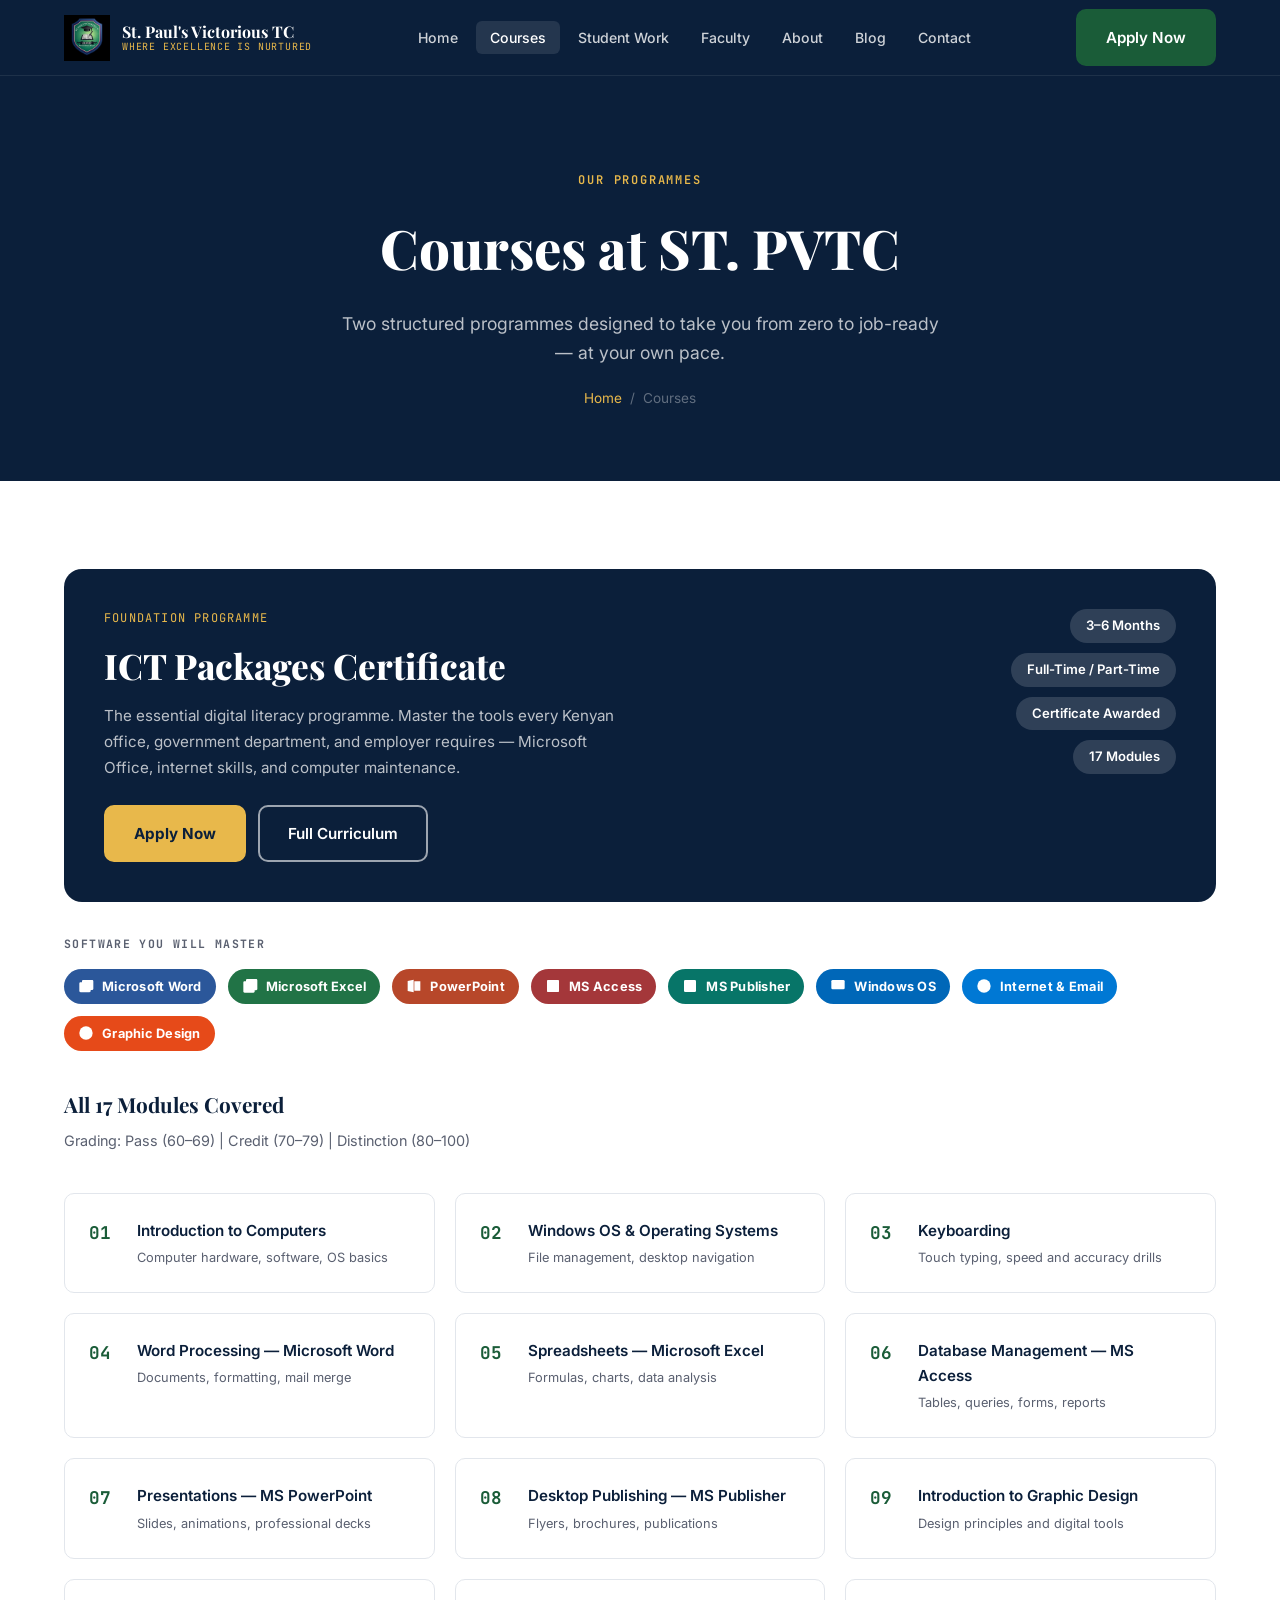
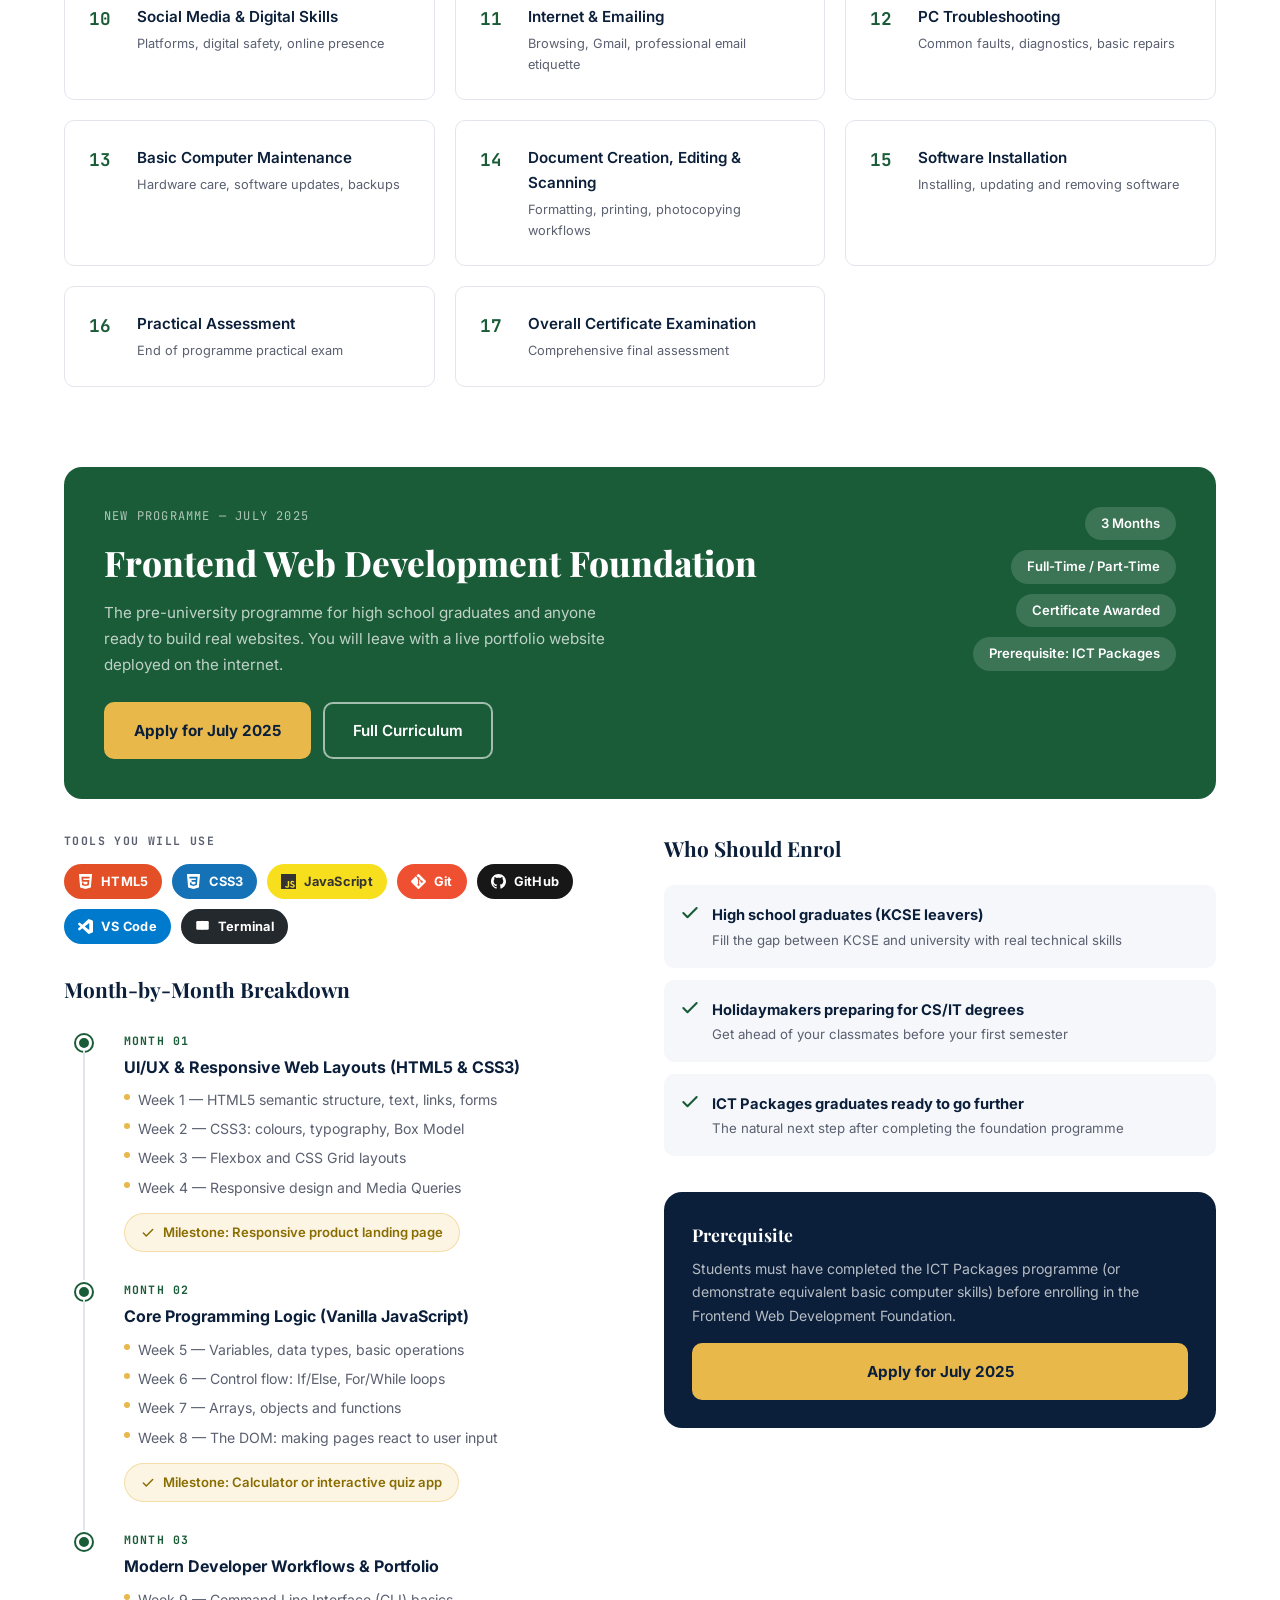
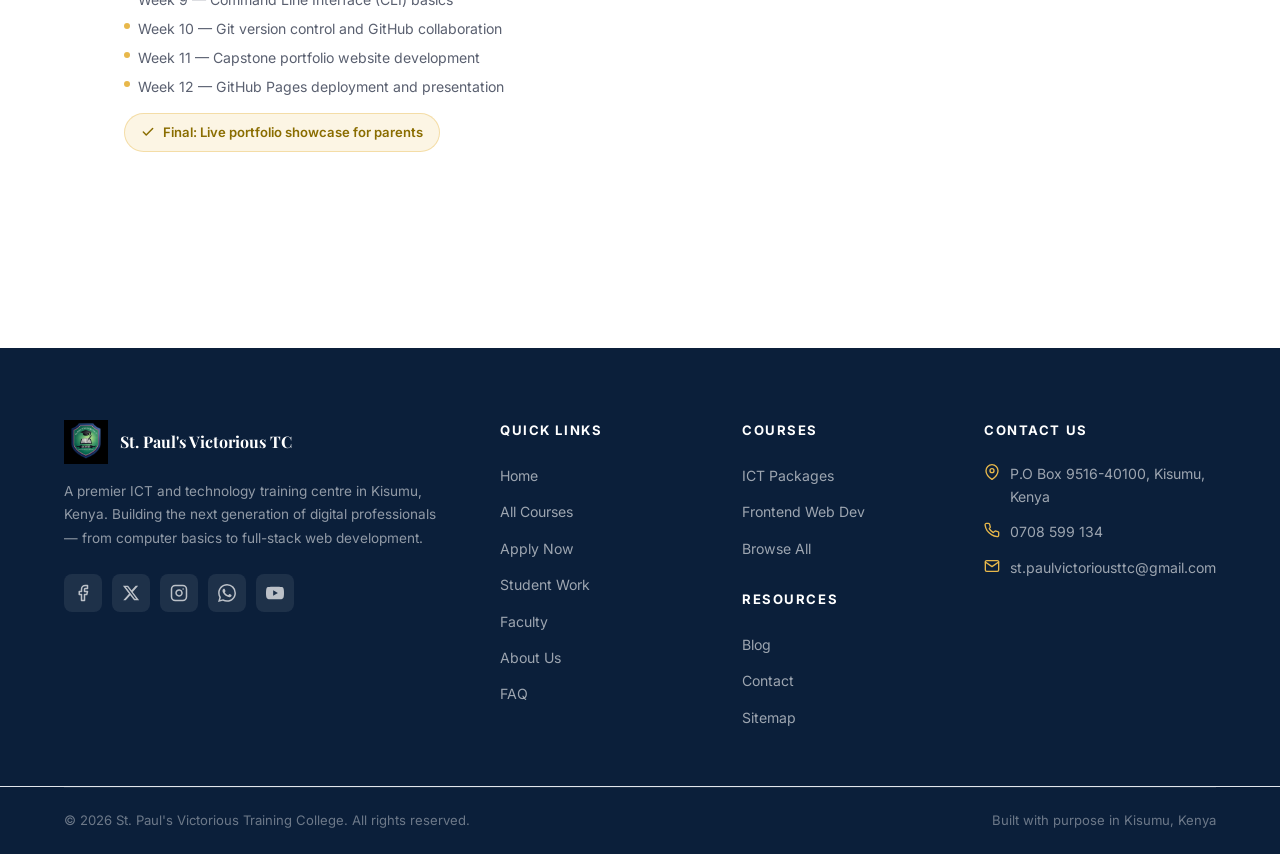
<file: pages/courses.html>
<!DOCTYPE html>
<html lang="en">
<head>
  <meta charset="UTF-8">
  <meta name="viewport" content="width=device-width, initial-scale=1.0">
  <meta name="description" content="Explore all ICT and web development courses at St. Paul's Victorious Training College, Kisumu. ICT Packages and Frontend Web Development Foundation programmes.">
  <meta name="keywords" content="ICT courses Kisumu, computer packages Kenya, web development training Kisumu, frontend development course, Microsoft Office training Kenya">
  <meta name="robots" content="index, follow">
  <link rel="canonical" href="https://stpvtc.ac.ke/pages/courses.html">
  <title>Courses | St. Paul's Victorious Training College</title>
  <link rel="icon" type="image/png" href="../images/badge.png">
  <link rel="stylesheet" href="../css/global.css">
  <style>
    .modules-grid { display: grid; grid-template-columns: repeat(auto-fill, minmax(280px, 1fr)); gap: 20px; margin-top: 40px; }
    .module-card {
      background: var(--white);
      border: 1.5px solid var(--border);
      border-radius: var(--radius);
      padding: 24px;
      display: flex;
      align-items: flex-start;
      gap: 16px;
      transition: var(--transition);
    }
    .module-card:hover { border-color: var(--green); box-shadow: var(--card-shadow); }
    .module-card__num {
      font-family: var(--font-mono);
      font-size: 1.1rem;
      font-weight: 700;
      color: var(--green);
      flex-shrink: 0;
      width: 32px;
    }
    .module-card__title { font-size: 0.95rem; font-weight: 600; color: var(--navy); margin-bottom: 4px; }
    .module-card__grade { font-size: 0.8rem; color: var(--text-muted); }
    .programme-block { margin-bottom: 80px; }
    .programme-header {
      display: flex;
      align-items: flex-start;
      justify-content: space-between;
      gap: 24px;
      padding: 40px;
      border-radius: var(--radius-lg);
      margin-bottom: 32px;
    }
    .programme-header--ict { background: var(--navy); }
    .programme-header--dev { background: var(--green); }
    .programme-header__title { font-family: var(--font-display); font-size: clamp(1.6rem, 3vw, 2.2rem); font-weight: 800; color: var(--white); margin-bottom: 8px; }
    .programme-header__sub { font-size: 0.95rem; color: rgba(255,255,255,0.72); max-width: 520px; line-height: 1.7; }
    .programme-header__meta { display: flex; flex-direction: column; gap: 10px; align-items: flex-end; flex-shrink: 0; }
    .meta-pill { background: rgba(255,255,255,0.15); color: var(--white); padding: 6px 16px; border-radius: 20px; font-size: 0.82rem; font-weight: 600; white-space: nowrap; }
    .programme-cta { display: flex; gap: 12px; flex-wrap: wrap; }
    .timeline { display: flex; flex-direction: column; gap: 0; }
    .timeline-item { display: grid; grid-template-columns: 40px 1fr; gap: 0 20px; }
    .timeline-item__line { display: flex; flex-direction: column; align-items: center; }
    .timeline-item__dot { width: 16px; height: 16px; border-radius: 50%; background: var(--green); border: 3px solid var(--white); box-shadow: 0 0 0 2px var(--green); flex-shrink: 0; margin-top: 4px; }
    .timeline-item__vert { width: 2px; background: var(--border); flex: 1; min-height: 24px; }
    .timeline-item:last-child .timeline-item__vert { display: none; }
    .timeline-item__content { padding-bottom: 28px; }
    .timeline-item__month { font-family: var(--font-mono); font-size: 0.72rem; font-weight: 700; letter-spacing: 0.1em; color: var(--green); text-transform: uppercase; margin-bottom: 4px; }
    .timeline-item__heading { font-size: 1rem; font-weight: 700; color: var(--navy); margin-bottom: 8px; }
    .timeline-item__weeks { display: flex; flex-direction: column; gap: 6px; }
    .timeline-item__week { font-size: 0.88rem; color: var(--text-muted); display: flex; align-items: flex-start; gap: 8px; }
    .timeline-item__week::before { content: ''; width: 6px; height: 6px; border-radius: 50%; background: var(--gold); flex-shrink: 0; margin-top: 6px; }
    .milestone-badge { display: inline-flex; align-items: center; gap: 8px; background: rgba(232,184,75,0.15); border: 1px solid rgba(232,184,75,0.4); color: #8a6d00; padding: 8px 16px; border-radius: 20px; font-size: 0.82rem; font-weight: 600; margin-top: 14px; }
    .course-app-pill {
      display: inline-flex;
      align-items: center;
      gap: 8px;
      padding: 7px 14px;
      border-radius: 20px;
      font-size: 0.8rem;
      font-weight: 700;
      color: white;
      letter-spacing: 0.02em;
      transition: transform 0.2s ease, box-shadow 0.2s ease;
      cursor: default;
    }
    .course-app-pill:hover {
      transform: translateY(-2px);
      box-shadow: 0 4px 16px rgba(0,0,0,0.2);
    }
  </style>
</head>
<body>
<div id="nav-placeholder"></div>

<header class="page-hero">
  <div class="container">
    <span class="eyebrow page-hero__eyebrow">Our Programmes</span>
    <h1 class="page-hero__title">Courses at ST. PVTC</h1>
    <p class="page-hero__sub">Two structured programmes designed to take you from zero to job-ready — at your own pace.</p>
    <nav class="breadcrumb" aria-label="Breadcrumb">
      <a href="../index.html">Home</a>
      <span aria-hidden="true">/</span>
      <span aria-current="page">Courses</span>
    </nav>
  </div>
</header>

<main class="section">
  <div class="container">

    <!-- ICT Packages -->
    <div class="programme-block" id="ict-packages">
      <div class="programme-header programme-header--ict">
        <div>
          <span style="font-family:var(--font-mono);font-size:0.75rem;letter-spacing:0.1em;color:var(--gold);display:block;margin-bottom:8px;">FOUNDATION PROGRAMME</span>
          <h2 class="programme-header__title">ICT Packages Certificate</h2>
          <p class="programme-header__sub">The essential digital literacy programme. Master the tools every Kenyan office, government department, and employer requires — Microsoft Office, internet skills, and computer maintenance.</p>
          <div class="programme-cta" style="margin-top:24px;">
            <a href="apply.html" class="btn btn-gold">Apply Now</a>
            <a href="course-detail.html?course=ict-packages" class="btn btn-outline">Full Curriculum</a>
          </div>
        </div>
        <div class="programme-header__meta">
          <span class="meta-pill">3–6 Months</span>
          <span class="meta-pill">Full-Time / Part-Time</span>
          <span class="meta-pill">Certificate Awarded</span>
          <span class="meta-pill">17 Modules</span>
        </div>
      </div>
      <!-- MS App Icons Strip -->
      <div style="margin-bottom:36px;">
        <p style="font-family:var(--font-mono);font-size:0.72rem;font-weight:700;letter-spacing:0.12em;text-transform:uppercase;color:var(--text-muted);margin-bottom:16px;">Software You Will Master</p>
        <div style="display:flex;flex-wrap:wrap;gap:12px;">
          <div class="course-app-pill" style="background:#2b579a;">
            <svg width="16" height="16" viewBox="0 0 24 24" fill="white" aria-hidden="true"><path d="M21.17 3H7.83C6.82 3 6 3.82 6 4.83v1.67H3.83C2.82 6.5 2 7.32 2 8.33v11.34C2 20.68 2.82 21.5 3.83 21.5h13.34c1.01 0 1.83-.82 1.83-1.83v-1.67H21.17c1.01 0 1.83-.82 1.83-1.83V4.83C23 3.82 22.18 3 21.17 3z"/></svg>
            Microsoft Word
          </div>
          <div class="course-app-pill" style="background:#217346;">
            <svg width="16" height="16" viewBox="0 0 24 24" fill="white" aria-hidden="true"><path d="M21.17 1.5H7.83C6.82 1.5 6 2.32 6 3.33V5H3.83C2.82 5 2 5.82 2 6.83v13.34C2 21.18 2.82 22 3.83 22h13.34c1.01 0 1.83-.82 1.83-1.83V18.5H21.17c1.01 0 1.83-.82 1.83-1.83V3.33c0-1.01-.82-1.83-1.83-1.83z"/></svg>
            Microsoft Excel
          </div>
          <div class="course-app-pill" style="background:#b7472a;">
            <svg width="16" height="16" viewBox="0 0 24 24" fill="white" aria-hidden="true"><path d="M2.5 4.5v15l9 2V2.5l-9 2zm10 .5v14h9V5h-9z"/></svg>
            PowerPoint
          </div>
          <div class="course-app-pill" style="background:#a4373a;">
            <svg width="16" height="16" viewBox="0 0 24 24" fill="white" aria-hidden="true"><path d="M20 3H4a1 1 0 0 0-1 1v16a1 1 0 0 0 1 1h16a1 1 0 0 0 1-1V4a1 1 0 0 0-1-1z"/></svg>
            MS Access
          </div>
          <div class="course-app-pill" style="background:#077568;">
            <svg width="16" height="16" viewBox="0 0 24 24" fill="white" aria-hidden="true"><path d="M19 3H5a2 2 0 0 0-2 2v14a2 2 0 0 0 2 2h14a2 2 0 0 0 2-2V5a2 2 0 0 0-2-2z"/></svg>
            MS Publisher
          </div>
          <div class="course-app-pill" style="background:#0067b8;">
            <svg width="16" height="16" viewBox="0 0 24 24" fill="white" aria-hidden="true"><rect x="2" y="3" width="20" height="14" rx="2"/></svg>
            Windows OS
          </div>
          <div class="course-app-pill" style="background:#0078d4;">
            <svg width="16" height="16" viewBox="0 0 24 24" fill="white" aria-hidden="true"><circle cx="12" cy="12" r="10"/></svg>
            Internet &amp; Email
          </div>
          <div class="course-app-pill" style="background:#e64a19;">
            <svg width="16" height="16" viewBox="0 0 24 24" fill="white" aria-hidden="true"><circle cx="12" cy="12" r="10"/></svg>
            Graphic Design
          </div>
        </div>
      </div>

      <h3 style="font-family:var(--font-display);font-size:1.3rem;color:var(--navy);margin-bottom:8px;">All 17 Modules Covered</h3>
      <p style="color:var(--text-muted);font-size:0.9rem;margin-bottom:4px;">Grading: Pass (60–69) | Credit (70–79) | Distinction (80–100)</p>
      <div class="modules-grid">
        <div class="module-card"><span class="module-card__num">01</span><div><div class="module-card__title">Introduction to Computers</div><div class="module-card__grade">Computer hardware, software, OS basics</div></div></div>
        <div class="module-card"><span class="module-card__num">02</span><div><div class="module-card__title">Windows OS &amp; Operating Systems</div><div class="module-card__grade">File management, desktop navigation</div></div></div>
        <div class="module-card"><span class="module-card__num">03</span><div><div class="module-card__title">Keyboarding</div><div class="module-card__grade">Touch typing, speed and accuracy drills</div></div></div>
        <div class="module-card"><span class="module-card__num">04</span><div><div class="module-card__title">Word Processing — Microsoft Word</div><div class="module-card__grade">Documents, formatting, mail merge</div></div></div>
        <div class="module-card"><span class="module-card__num">05</span><div><div class="module-card__title">Spreadsheets — Microsoft Excel</div><div class="module-card__grade">Formulas, charts, data analysis</div></div></div>
        <div class="module-card"><span class="module-card__num">06</span><div><div class="module-card__title">Database Management — MS Access</div><div class="module-card__grade">Tables, queries, forms, reports</div></div></div>
        <div class="module-card"><span class="module-card__num">07</span><div><div class="module-card__title">Presentations — MS PowerPoint</div><div class="module-card__grade">Slides, animations, professional decks</div></div></div>
        <div class="module-card"><span class="module-card__num">08</span><div><div class="module-card__title">Desktop Publishing — MS Publisher</div><div class="module-card__grade">Flyers, brochures, publications</div></div></div>
        <div class="module-card"><span class="module-card__num">09</span><div><div class="module-card__title">Introduction to Graphic Design</div><div class="module-card__grade">Design principles and digital tools</div></div></div>
        <div class="module-card"><span class="module-card__num">10</span><div><div class="module-card__title">Social Media &amp; Digital Skills</div><div class="module-card__grade">Platforms, digital safety, online presence</div></div></div>
        <div class="module-card"><span class="module-card__num">11</span><div><div class="module-card__title">Internet &amp; Emailing</div><div class="module-card__grade">Browsing, Gmail, professional email etiquette</div></div></div>
        <div class="module-card"><span class="module-card__num">12</span><div><div class="module-card__title">PC Troubleshooting</div><div class="module-card__grade">Common faults, diagnostics, basic repairs</div></div></div>
        <div class="module-card"><span class="module-card__num">13</span><div><div class="module-card__title">Basic Computer Maintenance</div><div class="module-card__grade">Hardware care, software updates, backups</div></div></div>
        <div class="module-card"><span class="module-card__num">14</span><div><div class="module-card__title">Document Creation, Editing &amp; Scanning</div><div class="module-card__grade">Formatting, printing, photocopying workflows</div></div></div>
        <div class="module-card"><span class="module-card__num">15</span><div><div class="module-card__title">Software Installation</div><div class="module-card__grade">Installing, updating and removing software</div></div></div>
        <div class="module-card"><span class="module-card__num">16</span><div><div class="module-card__title">Practical Assessment</div><div class="module-card__grade">End of programme practical exam</div></div></div>
        <div class="module-card"><span class="module-card__num">17</span><div><div class="module-card__title">Overall Certificate Examination</div><div class="module-card__grade">Comprehensive final assessment</div></div></div>
      </div>
    </div>

    <!-- Frontend Dev -->
    <div class="programme-block" id="frontend-dev">
      <div class="programme-header programme-header--dev">
        <div>
          <span style="font-family:var(--font-mono);font-size:0.75rem;letter-spacing:0.1em;color:rgba(255,255,255,0.65);display:block;margin-bottom:8px;">NEW PROGRAMME — JULY 2025</span>
          <h2 class="programme-header__title">Frontend Web Development Foundation</h2>
          <p class="programme-header__sub">The pre-university programme for high school graduates and anyone ready to build real websites. You will leave with a live portfolio website deployed on the internet.</p>
          <div class="programme-cta" style="margin-top:24px;">
            <a href="apply.html" class="btn btn-gold">Apply for July 2025</a>
            <a href="course-detail.html?course=frontend-dev" class="btn btn-outline">Full Curriculum</a>
          </div>
        </div>
        <div class="programme-header__meta">
          <span class="meta-pill">3 Months</span>
          <span class="meta-pill">Full-Time / Part-Time</span>
          <span class="meta-pill">Certificate Awarded</span>
          <span class="meta-pill">Prerequisite: ICT Packages</span>
        </div>
      </div>

      <div class="grid-2" style="gap:48px;align-items:start;">
        <div>
          <!-- Dev Tools Strip -->
          <div style="margin-bottom:28px;">
            <p style="font-family:var(--font-mono);font-size:0.72rem;font-weight:700;letter-spacing:0.12em;text-transform:uppercase;color:var(--text-muted);margin-bottom:14px;">Tools You Will Use</p>
            <div style="display:flex;flex-wrap:wrap;gap:10px;">
              <div class="course-app-pill" style="background:#e34f26;">
                <svg width="15" height="15" viewBox="0 0 24 24" fill="white" aria-hidden="true"><path d="M1.5 0h21l-1.91 21.563L11.977 24l-8.564-2.438L1.5 0zm7.031 9.75l-.232-2.718 10.059.003.23-2.622L5.412 4.41l.698 8.01h9.126l-.326 3.426-2.91.804-2.955-.81-.188-2.11H6.248l.33 4.171L12 19.351l5.379-1.443.744-8.157H8.531z"/></svg>
                HTML5
              </div>
              <div class="course-app-pill" style="background:#1572b6;">
                <svg width="15" height="15" viewBox="0 0 24 24" fill="white" aria-hidden="true"><path d="M1.5 0h21l-1.91 21.563L11.977 24l-8.565-2.438L1.5 0zm17.09 4.413L5.41 4.41l.213 2.622 10.125.002-.255 2.716h-6.64l.24 2.573h6.182l-.366 3.523-2.91.804-2.956-.81-.188-2.11h-2.61l.29 3.855L12 19.288l5.373-1.53L18.59 4.414z"/></svg>
                CSS3
              </div>
              <div class="course-app-pill" style="background:#f7df1e; color:#333;">
                <svg width="15" height="15" viewBox="0 0 24 24" fill="#333" aria-hidden="true"><path d="M0 0h24v24H0V0zm22.034 18.276c-.175-1.095-.888-2.015-3.003-2.873-.736-.345-1.554-.585-1.797-1.14-.091-.33-.105-.51-.046-.705.15-.646.915-.84 1.515-.66.39.12.75.42.976.9 1.034-.676 1.034-.676 1.755-1.125-.27-.42-.404-.601-.586-.78-.63-.705-1.469-1.065-2.834-1.034l-.705.089c-.676.165-1.32.525-1.71 1.005-1.14 1.291-.811 3.541.569 4.471 1.365 1.02 3.361 1.244 3.616 2.205.24 1.17-.87 1.545-1.966 1.41-.811-.18-1.26-.586-1.755-1.336l-1.83 1.051c.21.48.45.689.81 1.109 1.74 1.756 6.09 1.666 6.871-1.004.029-.09.24-.705.074-1.65l.046.067zm-8.983-7.245h-2.248c0 1.938-.009 3.864-.009 5.805 0 1.232.063 2.363-.138 2.711-.33.689-1.18.601-1.566.48-.396-.196-.597-.466-.83-.855-.063-.105-.11-.196-.127-.196l-1.825 1.125c.305.63.75 1.172 1.324 1.517.855.51 2.004.675 3.207.405.783-.226 1.458-.691 1.811-1.411.51-.93.402-2.07.397-3.346.012-2.054 0-4.109 0-6.179l.004-.056z"/></svg>
                JavaScript
              </div>
              <div class="course-app-pill" style="background:#f05032;">
                <svg width="15" height="15" viewBox="0 0 24 24" fill="white" aria-hidden="true"><path d="M23.546 10.93L13.067.452c-.604-.603-1.582-.603-2.188 0L8.708 2.627l2.76 2.76c.645-.215 1.379-.07 1.889.441.516.515.658 1.258.438 1.9l2.658 2.66c.645-.223 1.387-.078 1.9.435.721.72.721 1.884 0 2.604-.719.719-1.881.719-2.604 0-.539-.541-.674-1.337-.404-1.996L12.86 8.955v6.525c.176.086.342.203.488.348.713.721.713 1.883 0 2.6-.719.721-1.889.721-2.609 0-.719-.719-.719-1.879 0-2.598.182-.18.387-.316.605-.406V8.835c-.217-.091-.424-.222-.606-.404-.545-.545-.676-1.342-.396-2.009L7.636 3.7.45 10.881c-.6.605-.6 1.584 0 2.189l10.48 10.477c.604.604 1.582.604 2.186 0l10.43-10.43c.605-.603.605-1.582 0-2.187"/></svg>
                Git
              </div>
              <div class="course-app-pill" style="background:#181717;">
                <svg width="15" height="15" viewBox="0 0 24 24" fill="white" aria-hidden="true"><path d="M12 0c-6.626 0-12 5.373-12 12 0 5.302 3.438 9.8 8.207 11.387.599.111.793-.261.793-.577v-2.234c-3.338.726-4.033-1.416-4.033-1.416-.546-1.387-1.333-1.756-1.333-1.756-1.089-.745.083-.729.083-.729 1.205.084 1.839 1.237 1.839 1.237 1.07 1.834 2.807 1.304 3.492.997.107-.775.418-1.305.762-1.604-2.665-.305-5.467-1.334-5.467-5.931 0-1.311.469-2.381 1.236-3.221-.124-.303-.535-1.524.117-3.176 0 0 1.008-.322 3.301 1.23.957-.266 1.983-.399 3.003-.404 1.02.005 2.047.138 3.006.404 2.291-1.552 3.297-1.23 3.297-1.23.653 1.653.242 2.874.118 3.176.77.84 1.235 1.911 1.235 3.221 0 4.609-2.807 5.624-5.479 5.921.43.372.823 1.102.823 2.222v3.293c0 .319.192.694.801.576 4.765-1.589 8.199-6.086 8.199-11.386 0-6.627-5.373-12-12-12z"/></svg>
                GitHub
              </div>
              <div class="course-app-pill" style="background:#007acc;">
                <svg width="15" height="15" viewBox="0 0 24 24" fill="white" aria-hidden="true"><path d="M23.15 2.587L18.21.21a1.494 1.494 0 0 0-1.705.29l-9.46 8.63-4.12-3.128a.999.999 0 0 0-1.276.057L.327 7.261A1 1 0 0 0 .326 8.74L3.899 12 .326 15.26a1 1 0 0 0 .001 1.479L1.65 17.94a.999.999 0 0 0 1.276.057l4.12-3.128 9.46 8.63a1.492 1.492 0 0 0 1.704.29l4.942-2.377A1.5 1.5 0 0 0 24 19.983V4.017a1.5 1.5 0 0 0-.85-1.43zm-5.146 14.861L10.826 12l7.178-5.448v10.896z"/></svg>
                VS Code
              </div>
              <div class="course-app-pill" style="background:#24292e;">
                <svg width="15" height="15" viewBox="0 0 24 24" fill="white" aria-hidden="true"><rect x="2" y="3" width="20" height="14" rx="2"/><line x1="12" y1="17" x2="12" y2="3" stroke="white" stroke-width="2"/></svg>
                Terminal
              </div>
            </div>
          </div>

          <h3 style="font-family:var(--font-display);font-size:1.3rem;color:var(--navy);margin-bottom:24px;">Month-by-Month Breakdown</h3>
          <div class="timeline">
            <div class="timeline-item">
              <div class="timeline-item__line"><div class="timeline-item__dot"></div><div class="timeline-item__vert"></div></div>
              <div class="timeline-item__content">
                <div class="timeline-item__month">Month 01</div>
                <div class="timeline-item__heading">UI/UX &amp; Responsive Web Layouts (HTML5 &amp; CSS3)</div>
                <div class="timeline-item__weeks">
                  <div class="timeline-item__week">Week 1 — HTML5 semantic structure, text, links, forms</div>
                  <div class="timeline-item__week">Week 2 — CSS3: colours, typography, Box Model</div>
                  <div class="timeline-item__week">Week 3 — Flexbox and CSS Grid layouts</div>
                  <div class="timeline-item__week">Week 4 — Responsive design and Media Queries</div>
                </div>
                <span class="milestone-badge">
                  <svg width="14" height="14" viewBox="0 0 24 24" fill="none" stroke="currentColor" stroke-width="2.5" stroke-linecap="round" stroke-linejoin="round" aria-hidden="true"><polyline points="20 6 9 17 4 12"/></svg>
                  Milestone: Responsive product landing page
                </span>
              </div>
            </div>
            <div class="timeline-item">
              <div class="timeline-item__line"><div class="timeline-item__dot"></div><div class="timeline-item__vert"></div></div>
              <div class="timeline-item__content">
                <div class="timeline-item__month">Month 02</div>
                <div class="timeline-item__heading">Core Programming Logic (Vanilla JavaScript)</div>
                <div class="timeline-item__weeks">
                  <div class="timeline-item__week">Week 5 — Variables, data types, basic operations</div>
                  <div class="timeline-item__week">Week 6 — Control flow: If/Else, For/While loops</div>
                  <div class="timeline-item__week">Week 7 — Arrays, objects and functions</div>
                  <div class="timeline-item__week">Week 8 — The DOM: making pages react to user input</div>
                </div>
                <span class="milestone-badge">
                  <svg width="14" height="14" viewBox="0 0 24 24" fill="none" stroke="currentColor" stroke-width="2.5" stroke-linecap="round" stroke-linejoin="round" aria-hidden="true"><polyline points="20 6 9 17 4 12"/></svg>
                  Milestone: Calculator or interactive quiz app
                </span>
              </div>
            </div>
            <div class="timeline-item">
              <div class="timeline-item__line"><div class="timeline-item__dot"></div><div class="timeline-item__vert"></div></div>
              <div class="timeline-item__content">
                <div class="timeline-item__month">Month 03</div>
                <div class="timeline-item__heading">Modern Developer Workflows &amp; Portfolio</div>
                <div class="timeline-item__weeks">
                  <div class="timeline-item__week">Week 9 — Command Line Interface (CLI) basics</div>
                  <div class="timeline-item__week">Week 10 — Git version control and GitHub collaboration</div>
                  <div class="timeline-item__week">Week 11 — Capstone portfolio website development</div>
                  <div class="timeline-item__week">Week 12 — GitHub Pages deployment and presentation</div>
                </div>
                <span class="milestone-badge">
                  <svg width="14" height="14" viewBox="0 0 24 24" fill="none" stroke="currentColor" stroke-width="2.5" stroke-linecap="round" stroke-linejoin="round" aria-hidden="true"><polyline points="20 6 9 17 4 12"/></svg>
                  Final: Live portfolio showcase for parents
                </span>
              </div>
            </div>
          </div>
        </div>
        <div>
          <h3 style="font-family:var(--font-display);font-size:1.3rem;color:var(--navy);margin-bottom:20px;">Who Should Enrol</h3>
          <div style="display:flex;flex-direction:column;gap:12px;margin-bottom:36px;">
            <div style="display:flex;align-items:flex-start;gap:12px;padding:16px;background:var(--off-white);border-radius:var(--radius);">
              <svg width="20" height="20" viewBox="0 0 24 24" fill="none" stroke="var(--green)" stroke-width="2.5" stroke-linecap="round" stroke-linejoin="round" aria-hidden="true" style="flex-shrink:0;margin-top:2px;"><polyline points="20 6 9 17 4 12"/></svg>
              <div><strong style="font-size:0.92rem;color:var(--navy);">High school graduates (KCSE leavers)</strong><p style="font-size:0.83rem;color:var(--text-muted);margin-top:2px;">Fill the gap between KCSE and university with real technical skills</p></div>
            </div>
            <div style="display:flex;align-items:flex-start;gap:12px;padding:16px;background:var(--off-white);border-radius:var(--radius);">
              <svg width="20" height="20" viewBox="0 0 24 24" fill="none" stroke="var(--green)" stroke-width="2.5" stroke-linecap="round" stroke-linejoin="round" aria-hidden="true" style="flex-shrink:0;margin-top:2px;"><polyline points="20 6 9 17 4 12"/></svg>
              <div><strong style="font-size:0.92rem;color:var(--navy);">Holidaymakers preparing for CS/IT degrees</strong><p style="font-size:0.83rem;color:var(--text-muted);margin-top:2px;">Get ahead of your classmates before your first semester</p></div>
            </div>
            <div style="display:flex;align-items:flex-start;gap:12px;padding:16px;background:var(--off-white);border-radius:var(--radius);">
              <svg width="20" height="20" viewBox="0 0 24 24" fill="none" stroke="var(--green)" stroke-width="2.5" stroke-linecap="round" stroke-linejoin="round" aria-hidden="true" style="flex-shrink:0;margin-top:2px;"><polyline points="20 6 9 17 4 12"/></svg>
              <div><strong style="font-size:0.92rem;color:var(--navy);">ICT Packages graduates ready to go further</strong><p style="font-size:0.83rem;color:var(--text-muted);margin-top:2px;">The natural next step after completing the foundation programme</p></div>
            </div>
          </div>
          <div style="background:var(--navy);border-radius:var(--radius-lg);padding:28px;">
            <h4 style="font-family:var(--font-display);color:var(--white);font-size:1.1rem;margin-bottom:8px;">Prerequisite</h4>
            <p style="font-size:0.88rem;color:rgba(255,255,255,0.7);margin-bottom:16px;">Students must have completed the ICT Packages programme (or demonstrate equivalent basic computer skills) before enrolling in the Frontend Web Development Foundation.</p>
            <a href="apply.html" class="btn btn-gold" style="width:100%;justify-content:center;">Apply for July 2025</a>
          </div>
        </div>
      </div>
    </div>

  </div>
</main>

<div id="footer-placeholder"></div>
<script src="../js/global.js"></script>
</body>
</html>
</file>
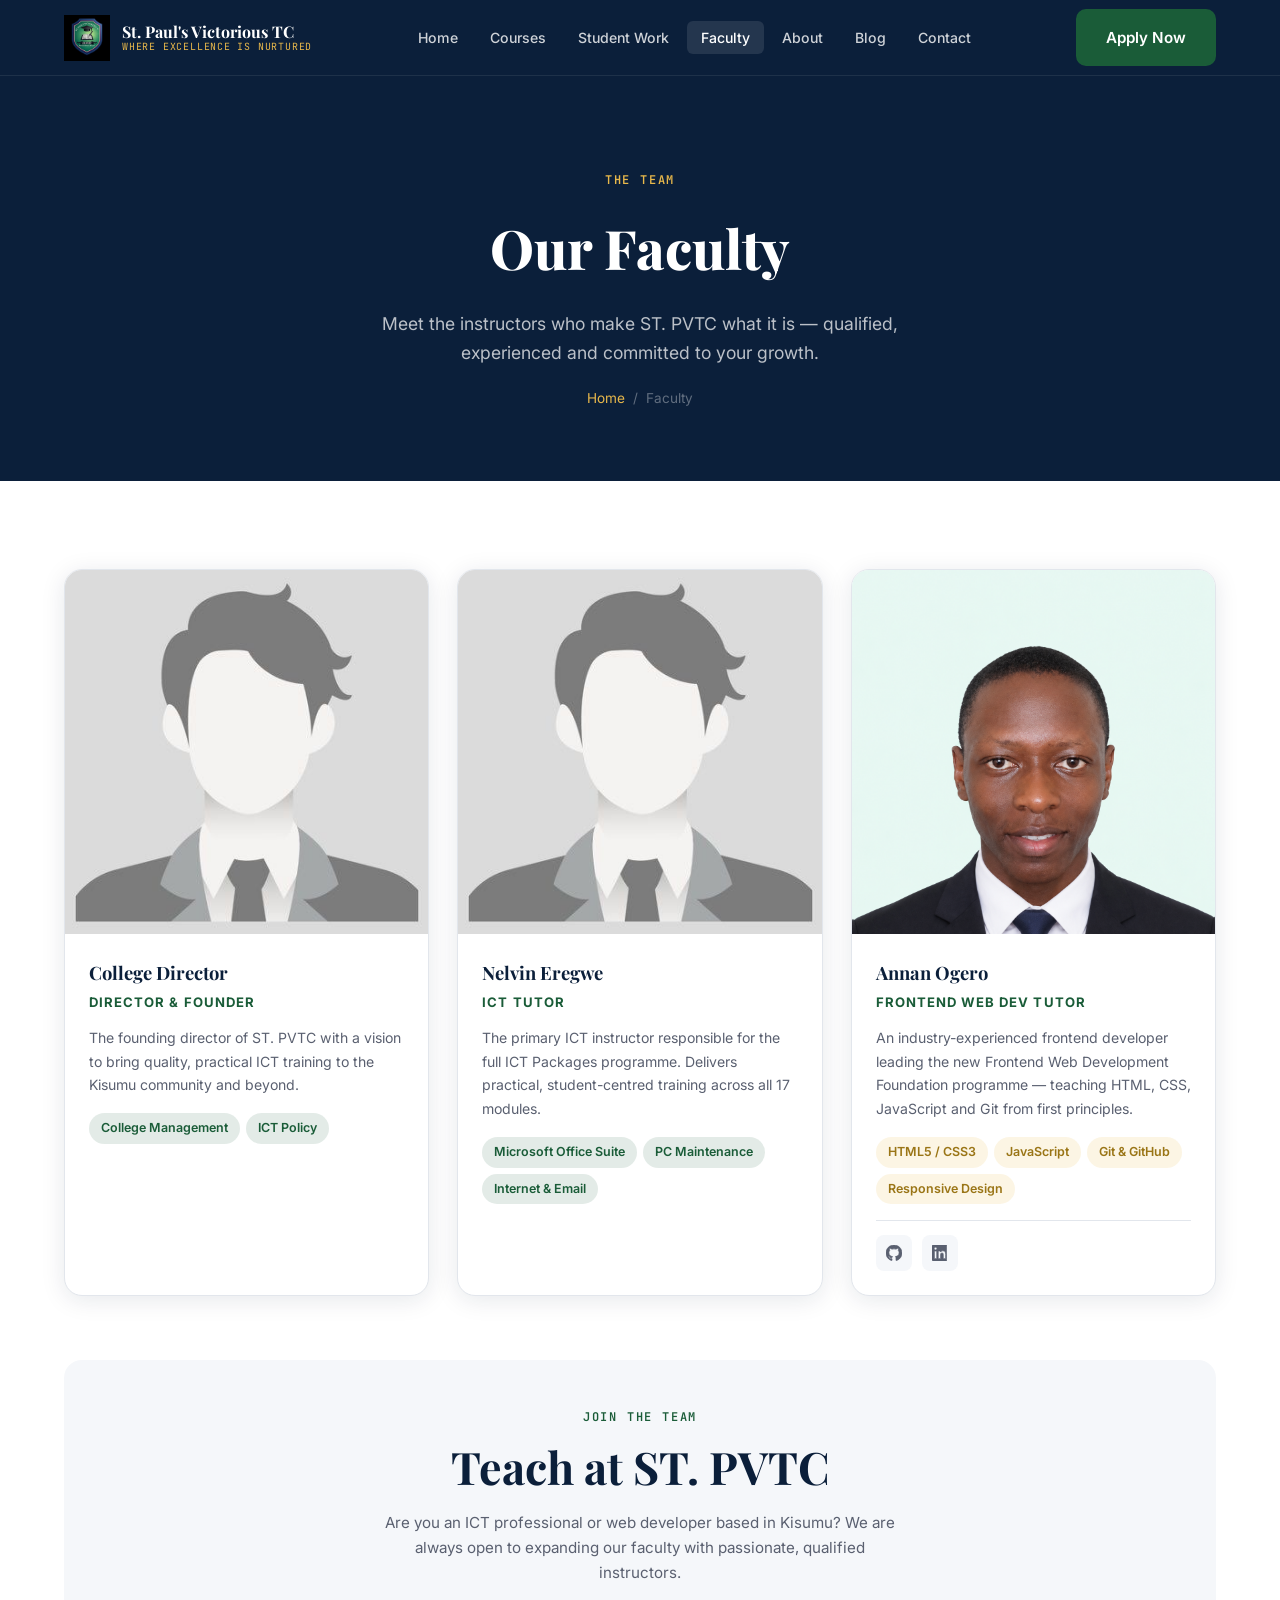
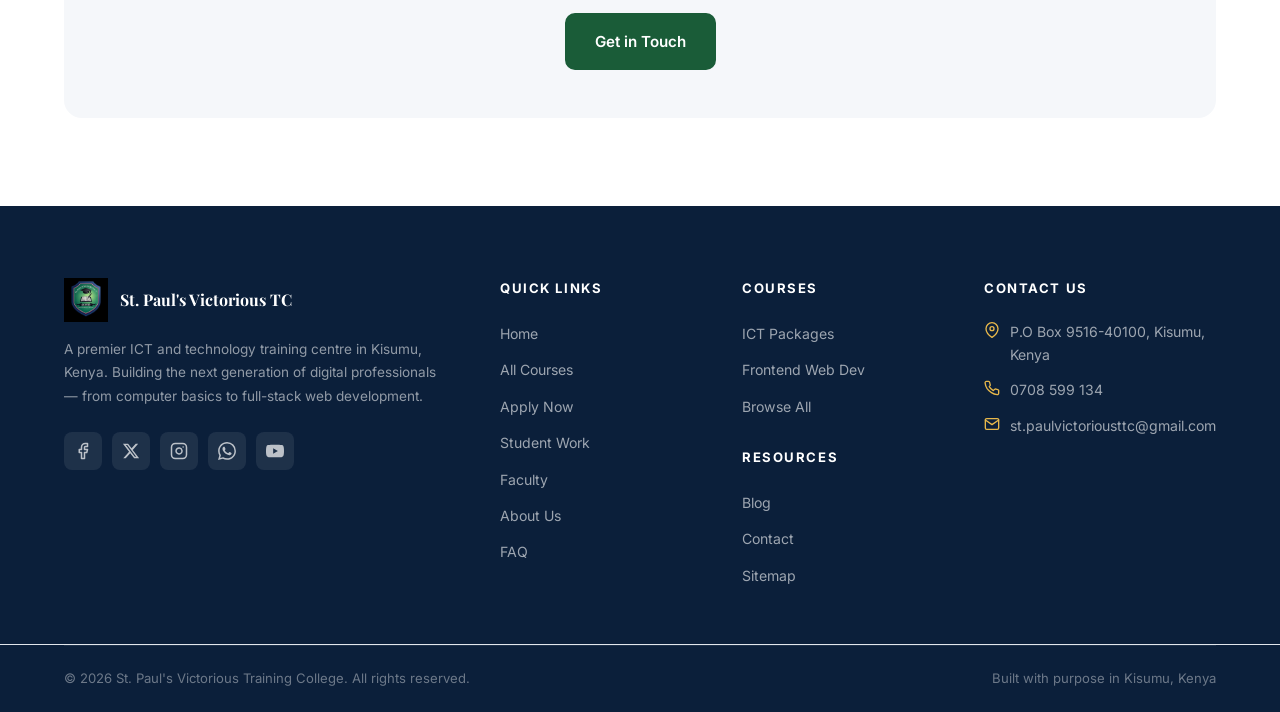
<file: pages/faculty.html>
<!DOCTYPE html>
<html lang="en">
<head>
  <meta charset="UTF-8">
  <meta name="viewport" content="width=device-width, initial-scale=1.0">
  <meta name="description" content="Meet the instructors and staff at St. Paul's Victorious Training College, Kisumu. Our qualified team brings real-world industry experience to every class.">
  <meta name="keywords" content="ST. PVTC faculty, ICT instructors Kisumu, computer college teachers Kenya, web development trainer Kisumu">
  <meta name="robots" content="index, follow">
  <link rel="canonical" href="https://stpvtc.ac.ke/pages/faculty.html">
  <title>Faculty | St. Paul's Victorious Training College</title>
  <link rel="icon" type="image/png" href="../images/badge.png">
  <link rel="stylesheet" href="../css/global.css">
  <style>
    .faculty-grid { display: grid; grid-template-columns: repeat(auto-fill, minmax(280px, 1fr)); gap: 28px; }
    .faculty-card { background: var(--white); border-radius: var(--radius-lg); overflow: hidden; border: 1.5px solid var(--border); box-shadow: var(--card-shadow); transition: var(--transition); }
    .faculty-card:hover { box-shadow: var(--card-hover); transform: translateY(-4px); }
    .faculty-card__photo { width: 100%; aspect-ratio: 1; object-fit: cover; object-position: top; background: var(--off-white); }
    .faculty-card__photo-placeholder { width: 100%; aspect-ratio: 1; background: linear-gradient(135deg, var(--navy), var(--green)); display: flex; align-items: center; justify-content: center; }
    .faculty-card__photo-placeholder svg { stroke: rgba(255,255,255,0.4); }
    .faculty-card__body { padding: 24px; }
    .faculty-card__name { font-family: var(--font-display); font-size: 1.15rem; font-weight: 700; color: var(--navy); margin-bottom: 4px; }
    .faculty-card__role { font-size: 0.82rem; font-weight: 700; color: var(--green); text-transform: uppercase; letter-spacing: 0.08em; margin-bottom: 12px; }
    .faculty-card__bio { font-size: 0.88rem; color: var(--text-muted); line-height: 1.7; margin-bottom: 16px; }
    .faculty-card__specialisms { display: flex; flex-wrap: wrap; gap: 6px; margin-bottom: 16px; }
    .faculty-card__links { display: flex; gap: 10px; padding-top: 14px; border-top: 1px solid var(--border); }
    .faculty-card__links a { width: 36px; height: 36px; border-radius: 8px; background: var(--off-white); display: flex; align-items: center; justify-content: center; color: var(--text-muted); transition: var(--transition); }
    .faculty-card__links a:hover { background: var(--navy); color: var(--white); }
    .faculty-card__links a svg { stroke: currentColor; }
  </style>
</head>
<body>
<div id="nav-placeholder"></div>

<header class="page-hero">
  <div class="container">
    <span class="eyebrow page-hero__eyebrow">The Team</span>
    <h1 class="page-hero__title">Our Faculty</h1>
    <p class="page-hero__sub">Meet the instructors who make ST. PVTC what it is — qualified, experienced and committed to your growth.</p>
    <nav class="breadcrumb" aria-label="Breadcrumb">
      <a href="../index.html">Home</a><span>/</span><span aria-current="page">Faculty</span>
    </nav>
  </div>
</header>

<main class="section">
  <div class="container">
    <div class="faculty-grid">

      <article class="faculty-card">
        <img src="../images/faculty-director.jpg" alt="Photo of the ST. PVTC Director" class="faculty-card__photo" loading="lazy"
          onerror="this.outerHTML='<div class=\'faculty-card__photo-placeholder\'><svg width=\'64\' height=\'64\' viewBox=\'0 0 24 24\' fill=\'none\' stroke=\'currentColor\' stroke-width=\'1.5\' stroke-linecap=\'round\' stroke-linejoin=\'round\'><path d=\'M20 21v-2a4 4 0 0 0-4-4H8a4 4 0 0 0-4 4v2\'/><circle cx=\'12\' cy=\'7\' r=\'4\'/></svg></div>'">
        <div class="faculty-card__body">
          <h2 class="faculty-card__name">College Director</h2>
          <p class="faculty-card__role">Director &amp; Founder</p>
          <p class="faculty-card__bio">The founding director of ST. PVTC with a vision to bring quality, practical ICT training to the Kisumu community and beyond.</p>
          <div class="faculty-card__specialisms">
            <span class="badge badge--green">College Management</span>
            <span class="badge badge--green">ICT Policy</span>
          </div>
        </div>
      </article>

      <article class="faculty-card">
        <img src="../images/faculty-nelvin.jpg" alt="Photo of Nelvin Eregwe, ICT Tutor" class="faculty-card__photo" loading="lazy"
          onerror="this.outerHTML='<div class=\'faculty-card__photo-placeholder\'><svg width=\'64\' height=\'64\' viewBox=\'0 0 24 24\' fill=\'none\' stroke=\'currentColor\' stroke-width=\'1.5\' stroke-linecap=\'round\' stroke-linejoin=\'round\'><path d=\'M20 21v-2a4 4 0 0 0-4-4H8a4 4 0 0 0-4 4v2\'/><circle cx=\'12\' cy=\'7\' r=\'4\'/></svg></div>'">
        <div class="faculty-card__body">
          <h2 class="faculty-card__name">Nelvin Eregwe</h2>
          <p class="faculty-card__role">ICT Tutor</p>
          <p class="faculty-card__bio">The primary ICT instructor responsible for the full ICT Packages programme. Delivers practical, student-centred training across all 17 modules.</p>
          <div class="faculty-card__specialisms">
            <span class="badge badge--green">Microsoft Office Suite</span>
            <span class="badge badge--green">PC Maintenance</span>
            <span class="badge badge--green">Internet &amp; Email</span>
          </div>
        </div>
      </article>

      <article class="faculty-card">
  <img src="../images/faculty-annan.jpg"
       alt="Photo of Annan Ogero, Frontend Web Dev Tutor"
       class="faculty-card__photo"
       loading="lazy"
       onerror="this.outerHTML='<div class=\'faculty-card__photo-placeholder\'><svg width=\'64\' height=\'64\' viewBox=\'0 0 24 24\' fill=\'none\' stroke=\'currentColor\' stroke-width=\'1.5\' stroke-linecap=\'round\' stroke-linejoin=\'round\'><path d=\'M20 21v-2a4 4 0 0 0-4-4H8a4 4 0 0 0-4 4v2\'/><circle cx=\'12\' cy=\'7\' r=\'4\'/></svg></div>'">
  <div class="faculty-card__body">
    <h2 class="faculty-card__name">Annan Ogero</h2>
    <p class="faculty-card__role">Frontend Web Dev Tutor</p>
    <p class="faculty-card__bio">An industry-experienced frontend developer leading the new Frontend Web Development Foundation programme — teaching HTML, CSS, JavaScript and Git from first principles.</p>
    <div class="faculty-card__specialisms">
      <span class="badge badge--gold">HTML5 / CSS3</span>
      <span class="badge badge--gold">JavaScript</span>
      <span class="badge badge--gold">Git &amp; GitHub</span>
      <span class="badge badge--gold">Responsive Design</span>
    </div>
    <div class="faculty-card__links">
      <a href="https://github.com/Annan-Ogero" aria-label="GitHub profile" target="_blank" rel="noopener">
        <svg width="16" height="16" viewBox="0 0 24 24" fill="currentColor" aria-hidden="true"><path d="M12 0c-6.626 0-12 5.373-12 12 0 5.302 3.438 9.8 8.207 11.387.599.111.793-.261.793-.577v-2.234c-3.338.726-4.033-1.416-4.033-1.416-.546-1.387-1.333-1.756-1.333-1.756-1.089-.745.083-.729.083-.729 1.205.084 1.839 1.237 1.839 1.237 1.07 1.834 2.807 1.304 3.492.997.107-.775.418-1.305.762-1.604-2.665-.305-5.467-1.334-5.467-5.931 0-1.311.469-2.381 1.236-3.221-.124-.303-.535-1.524.117-3.176 0 0 1.008-.322 3.301 1.23.957-.266 1.983-.399 3.003-.404 1.02.005 2.047.138 3.006.404 2.291-1.552 3.297-1.23 3.297-1.23.653 1.653.242 2.874.118 3.176.77.84 1.235 1.911 1.235 3.221 0 4.609-2.807 5.624-5.479 5.921.43.372.823 1.102.823 2.222v3.293c0 .319.192.694.801.576 4.765-1.589 8.199-6.086 8.199-11.386 0-6.627-5.373-12-12-12z"/></svg>
      </a>
      <a href="https://linkedin.com/in/annan-ogero-3553473a7" aria-label="LinkedIn profile" target="_blank" rel="noopener">
        <svg width="16" height="16" viewBox="0 0 24 24" fill="currentColor" aria-hidden="true"><path d="M20.447 20.452h-3.554v-5.569c0-1.328-.027-3.037-1.852-3.037-1.853 0-2.136 1.445-2.136 2.939v5.667H9.351V9h3.414v1.561h.046c.477-.9 1.637-1.85 3.37-1.85 3.601 0 4.267 2.37 4.267 5.455v6.286zM5.337 7.433c-1.144 0-2.063-.926-2.063-2.065 0-1.138.92-2.063 2.063-2.063 1.14 0 2.064.925 2.064 2.063 0 1.139-.925 2.065-2.064 2.065zm1.782 13.019H3.555V9h3.564v11.452zM22.225 0H1.771C.792 0 0 .774 0 1.729v20.542C0 23.227.792 24 1.771 24h20.451C23.2 24 23.227 24 22.271V1.729C24 .774 23.2 0 22.222 0h.003z"/></svg>
      </a>
    </div>
  </div>
</article>

    </div>

    <div style="margin-top:64px;background:var(--off-white);border-radius:var(--radius-lg);padding:48px;text-align:center;">
      <span class="eyebrow">Join the Team</span>
      <h2 class="section-title">Teach at ST. PVTC</h2>
      <p style="color:var(--text-muted);max-width:520px;margin:0 auto 28px;font-size:0.95rem;">Are you an ICT professional or web developer based in Kisumu? We are always open to expanding our faculty with passionate, qualified instructors.</p>
      <a href="contact.html" class="btn btn-primary">Get in Touch</a>
    </div>

  </div>
</main>

<div id="footer-placeholder"></div>
<script src="../js/global.js"></script>
</body>
</html>
</file>
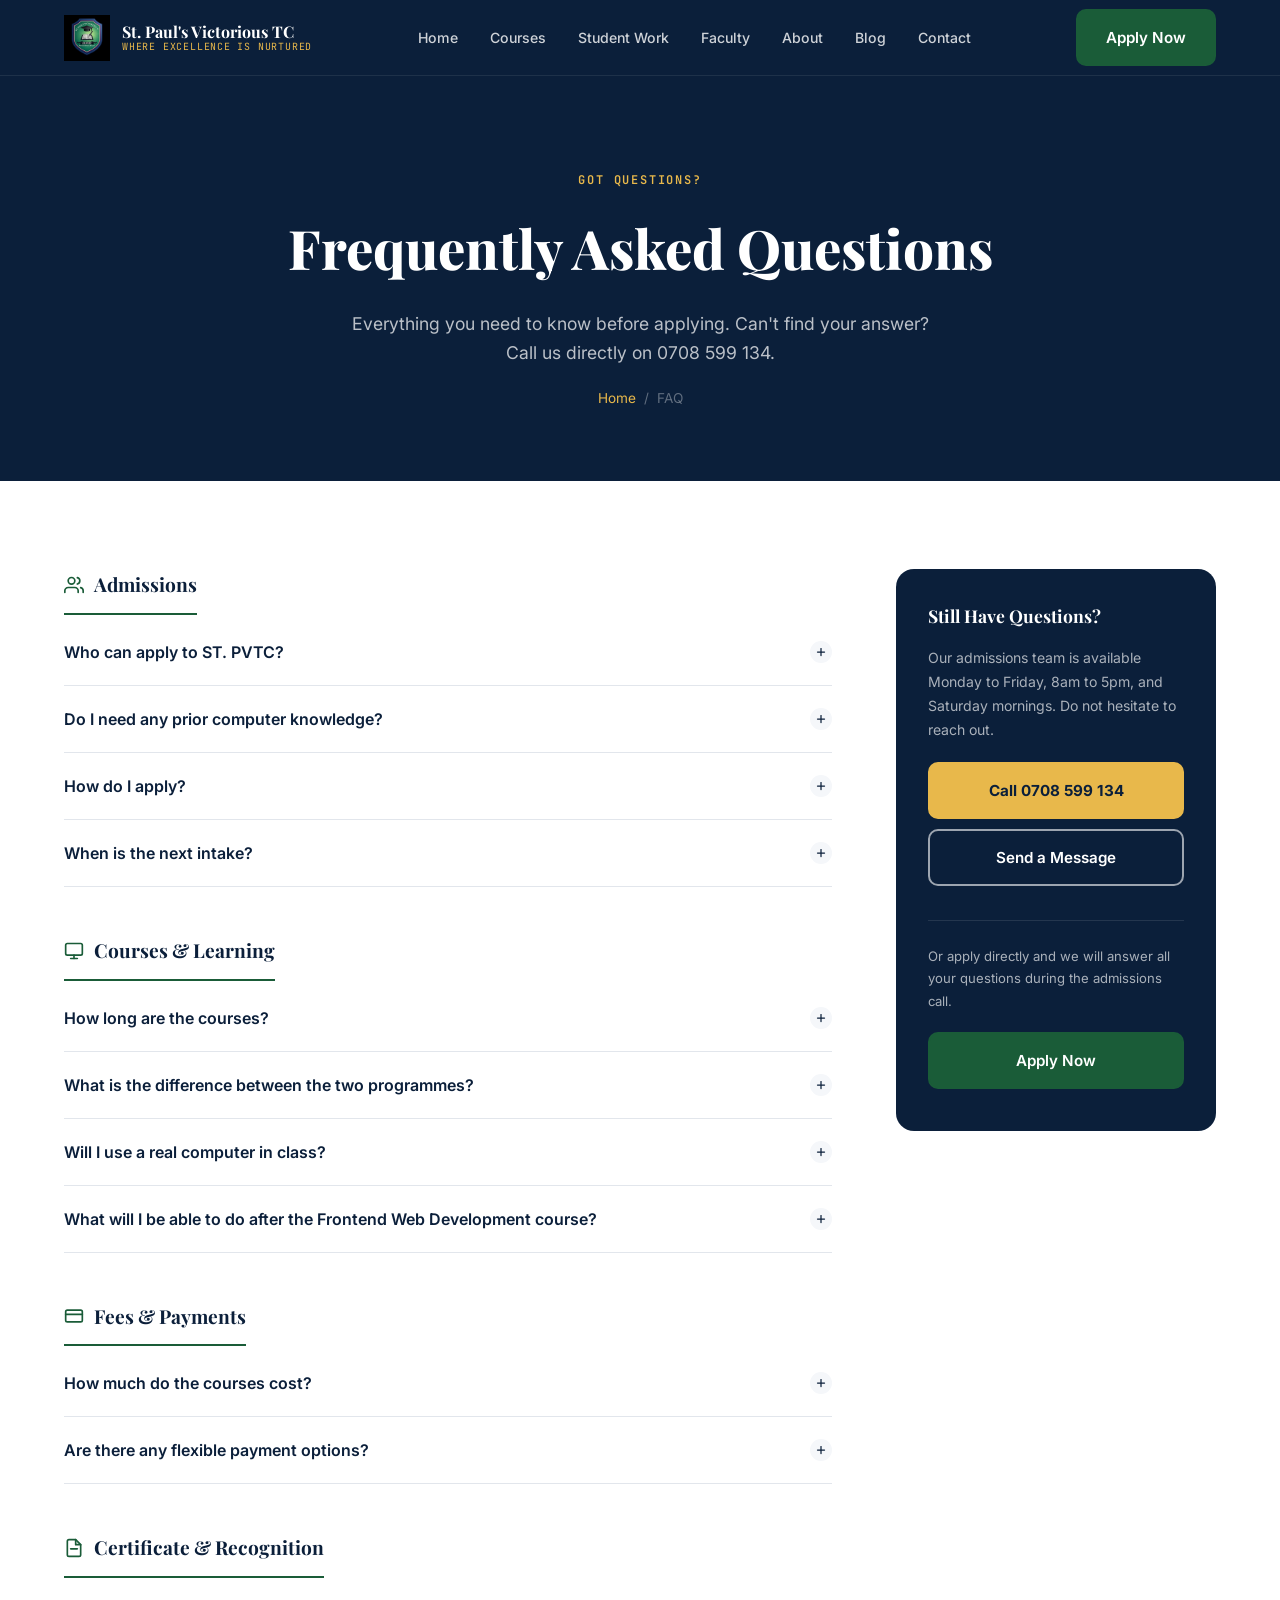
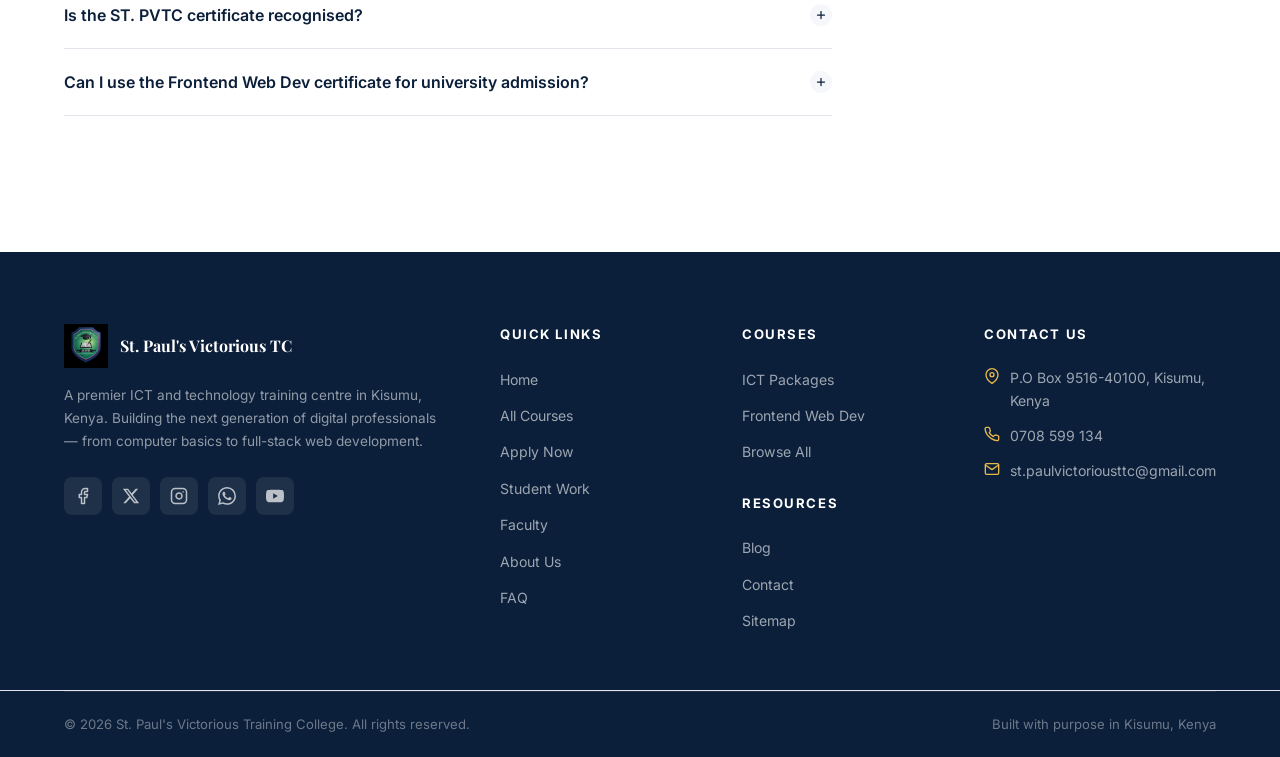
<file: pages/faq.html>
<!DOCTYPE html>
<html lang="en">
<head>
  <meta charset="UTF-8">
  <meta name="viewport" content="width=device-width, initial-scale=1.0">
  <meta name="description" content="Frequently asked questions about St. Paul's Victorious Training College — admissions, fees, course duration, prerequisites and more.">
  <meta name="keywords" content="ST. PVTC FAQ, ICT college Kisumu questions, computer training Kenya admissions, web development course questions Kisumu">
  <meta name="robots" content="index, follow">
  <link rel="canonical" href="https://stpvtc.ac.ke/pages/faq.html">
  <title>FAQ | St. Paul's Victorious Training College</title>
  <link rel="icon" type="image/png" href="../images/badge.png">
  <link rel="stylesheet" href="../css/global.css">
  <style>
    .faq-layout { display: grid; grid-template-columns: 1fr 320px; gap: 64px; align-items: start; }
    .faq-section { margin-bottom: 48px; }
    .faq-section-title { font-family: var(--font-display); font-size: 1.2rem; color: var(--navy); margin-bottom: 4px; padding-bottom: 12px; border-bottom: 2px solid var(--green); display: inline-flex; align-items: center; gap: 10px; }
    .faq-section-title svg { stroke: var(--green); }
    .faq-sidebar { background: var(--navy); border-radius: var(--radius-lg); padding: 32px; position: sticky; top: 100px; }
    .faq-sidebar h3 { font-family: var(--font-display); font-size: 1.1rem; color: var(--white); margin-bottom: 16px; }
    .faq-sidebar p { font-size: 0.88rem; color: rgba(255,255,255,0.65); line-height: 1.7; margin-bottom: 20px; }
    .faq-sidebar .btn { width: 100%; justify-content: center; margin-bottom: 10px; }
    @media(max-width:1024px){ .faq-layout{grid-template-columns:1fr;} .faq-sidebar{position:static;} }
  </style>
</head>
<body>
<div id="nav-placeholder"></div>

<header class="page-hero">
  <div class="container">
    <span class="eyebrow page-hero__eyebrow">Got Questions?</span>
    <h1 class="page-hero__title">Frequently Asked Questions</h1>
    <p class="page-hero__sub">Everything you need to know before applying. Can't find your answer? Call us directly on 0708 599 134.</p>
    <nav class="breadcrumb" aria-label="Breadcrumb">
      <a href="../index.html">Home</a><span>/</span><span aria-current="page">FAQ</span>
    </nav>
  </div>
</header>

<main class="section">
  <div class="container">
    <div class="faq-layout">
      <div>

        <!-- Admissions -->
        <div class="faq-section">
          <h2 class="faq-section-title">
            <svg width="20" height="20" viewBox="0 0 24 24" fill="none" stroke="currentColor" stroke-width="2" stroke-linecap="round" stroke-linejoin="round" aria-hidden="true"><path d="M17 21v-2a4 4 0 0 0-4-4H5a4 4 0 0 0-4 4v2"/><circle cx="9" cy="7" r="4"/><path d="M23 21v-2a4 4 0 0 0-3-3.87"/><path d="M16 3.13a4 4 0 0 1 0 7.75"/></svg>
            Admissions
          </h2>
          <div class="accordion" role="list">
            <div class="accordion__item" role="listitem">
              <button class="accordion__trigger" aria-expanded="false">
                Who can apply to ST. PVTC?
                <span class="accordion__icon" aria-hidden="true"><svg width="12" height="12" viewBox="0 0 24 24" fill="none" stroke="currentColor" stroke-width="2.5" stroke-linecap="round" stroke-linejoin="round"><line x1="12" y1="5" x2="12" y2="19"/><line x1="5" y1="12" x2="19" y2="12"/></svg></span>
              </button>
              <div class="accordion__body">Anyone can apply to our ICT Packages programme — there are no academic prerequisites. We welcome school leavers, working professionals, parents, and anyone who wants to improve their digital skills. For the Frontend Web Development Foundation, applicants must have completed the ICT Packages programme or demonstrate equivalent basic computer skills.</div>
            </div>
            <div class="accordion__item" role="listitem">
              <button class="accordion__trigger" aria-expanded="false">
                Do I need any prior computer knowledge?
                <span class="accordion__icon" aria-hidden="true"><svg width="12" height="12" viewBox="0 0 24 24" fill="none" stroke="currentColor" stroke-width="2.5" stroke-linecap="round" stroke-linejoin="round"><line x1="12" y1="5" x2="12" y2="19"/><line x1="5" y1="12" x2="19" y2="12"/></svg></span>
              </button>
              <div class="accordion__body">Not at all for the ICT Packages programme. We have trained students who had never touched a computer before. Our first lessons cover everything from how to hold a mouse to how to organise files on a computer. You will not be left behind.</div>
            </div>
            <div class="accordion__item" role="listitem">
              <button class="accordion__trigger" aria-expanded="false">
                How do I apply?
                <span class="accordion__icon" aria-hidden="true"><svg width="12" height="12" viewBox="0 0 24 24" fill="none" stroke="currentColor" stroke-width="2.5" stroke-linecap="round" stroke-linejoin="round"><line x1="12" y1="5" x2="12" y2="19"/><line x1="5" y1="12" x2="19" y2="12"/></svg></span>
              </button>
              <div class="accordion__body">You can apply online through our Apply page, call us directly on 0708 599 134, or visit us in person at our Kisumu centre. Our admissions process is simple and we respond to all online applications within 24 hours.</div>
            </div>
            <div class="accordion__item" role="listitem">
              <button class="accordion__trigger" aria-expanded="false">
                When is the next intake?
                <span class="accordion__icon" aria-hidden="true"><svg width="12" height="12" viewBox="0 0 24 24" fill="none" stroke="currentColor" stroke-width="2.5" stroke-linecap="round" stroke-linejoin="round"><line x1="12" y1="5" x2="12" y2="19"/><line x1="5" y1="12" x2="19" y2="12"/></svg></span>
              </button>
              <div class="accordion__body">Our next intake is July 2025. We also run intakes in October and January. We recommend applying at least two weeks before the intake date as class sizes are limited. Contact us to confirm the latest availability.</div>
            </div>
          </div>
        </div>

        <!-- Courses -->
        <div class="faq-section">
          <h2 class="faq-section-title">
            <svg width="20" height="20" viewBox="0 0 24 24" fill="none" stroke="currentColor" stroke-width="2" stroke-linecap="round" stroke-linejoin="round" aria-hidden="true"><rect x="2" y="3" width="20" height="14" rx="2"/><line x1="8" y1="21" x2="16" y2="21"/><line x1="12" y1="17" x2="12" y2="21"/></svg>
            Courses &amp; Learning
          </h2>
          <div class="accordion" role="list">
            <div class="accordion__item" role="listitem">
              <button class="accordion__trigger" aria-expanded="false">
                How long are the courses?
                <span class="accordion__icon" aria-hidden="true"><svg width="12" height="12" viewBox="0 0 24 24" fill="none" stroke="currentColor" stroke-width="2.5" stroke-linecap="round" stroke-linejoin="round"><line x1="12" y1="5" x2="12" y2="19"/><line x1="5" y1="12" x2="19" y2="12"/></svg></span>
              </button>
              <div class="accordion__body">The ICT Packages Certificate takes 3 to 6 months depending on whether you study full-time or part-time. The Frontend Web Development Foundation is a 3-month programme. Both are available as full-time or part-time options.</div>
            </div>
            <div class="accordion__item" role="listitem">
              <button class="accordion__trigger" aria-expanded="false">
                What is the difference between the two programmes?
                <span class="accordion__icon" aria-hidden="true"><svg width="12" height="12" viewBox="0 0 24 24" fill="none" stroke="currentColor" stroke-width="2.5" stroke-linecap="round" stroke-linejoin="round"><line x1="12" y1="5" x2="12" y2="19"/><line x1="5" y1="12" x2="19" y2="12"/></svg></span>
              </button>
              <div class="accordion__body">The ICT Packages programme is a digital literacy foundation course covering Microsoft Office, internet skills, PC maintenance and more. It is for anyone who needs to be confident with computers. The Frontend Web Development Foundation is a technical software development course where you learn to build websites using HTML, CSS, JavaScript and Git. It is designed for students who want to pursue a career in tech or prepare for a computer science degree.</div>
            </div>
            <div class="accordion__item" role="listitem">
              <button class="accordion__trigger" aria-expanded="false">
                Will I use a real computer in class?
                <span class="accordion__icon" aria-hidden="true"><svg width="12" height="12" viewBox="0 0 24 24" fill="none" stroke="currentColor" stroke-width="2.5" stroke-linecap="round" stroke-linejoin="round"><line x1="12" y1="5" x2="12" y2="19"/><line x1="5" y1="12" x2="19" y2="12"/></svg></span>
              </button>
              <div class="accordion__body">Yes — every lesson at ST. PVTC is practical and hands-on. There is no lecture-only learning. You will be at a computer from your very first class.</div>
            </div>
            <div class="accordion__item" role="listitem">
              <button class="accordion__trigger" aria-expanded="false">
                What will I be able to do after the Frontend Web Development course?
                <span class="accordion__icon" aria-hidden="true"><svg width="12" height="12" viewBox="0 0 24 24" fill="none" stroke="currentColor" stroke-width="2.5" stroke-linecap="round" stroke-linejoin="round"><line x1="12" y1="5" x2="12" y2="19"/><line x1="5" y1="12" x2="19" y2="12"/></svg></span>
              </button>
              <div class="accordion__body">By the end of the programme you will be able to build fully responsive websites from scratch, write JavaScript to add interactivity, use Git and GitHub for version control, and deploy a live website on the internet. You will also leave with a personal portfolio website that you can show to universities and employers.</div>
            </div>
          </div>
        </div>

        <!-- Fees -->
        <div class="faq-section">
          <h2 class="faq-section-title">
            <svg width="20" height="20" viewBox="0 0 24 24" fill="none" stroke="currentColor" stroke-width="2" stroke-linecap="round" stroke-linejoin="round" aria-hidden="true"><rect x="2" y="5" width="20" height="14" rx="2"/><line x1="2" y1="10" x2="22" y2="10"/></svg>
            Fees &amp; Payments
          </h2>
          <div class="accordion" role="list">
            <div class="accordion__item" role="listitem">
              <button class="accordion__trigger" aria-expanded="false">
                How much do the courses cost?
                <span class="accordion__icon" aria-hidden="true"><svg width="12" height="12" viewBox="0 0 24 24" fill="none" stroke="currentColor" stroke-width="2.5" stroke-linecap="round" stroke-linejoin="round"><line x1="12" y1="5" x2="12" y2="19"/><line x1="5" y1="12" x2="19" y2="12"/></svg></span>
              </button>
              <div class="accordion__body">Please contact us directly for current fee information, as fees may be updated between intake periods. We offer flexible payment plans to ensure our programmes are accessible to everyone. Call 0708 599 134 or email us for a detailed fee breakdown.</div>
            </div>
            <div class="accordion__item" role="listitem">
              <button class="accordion__trigger" aria-expanded="false">
                Are there any flexible payment options?
                <span class="accordion__icon" aria-hidden="true"><svg width="12" height="12" viewBox="0 0 24 24" fill="none" stroke="currentColor" stroke-width="2.5" stroke-linecap="round" stroke-linejoin="round"><line x1="12" y1="5" x2="12" y2="19"/><line x1="5" y1="12" x2="19" y2="12"/></svg></span>
              </button>
              <div class="accordion__body">Yes. We understand that not everyone can pay the full fee at once. We offer payment plans that allow you to spread your fees across the duration of the course. Speak to our admissions team for details.</div>
            </div>
          </div>
        </div>

        <!-- Certificate -->
        <div class="faq-section">
          <h2 class="faq-section-title">
            <svg width="20" height="20" viewBox="0 0 24 24" fill="none" stroke="currentColor" stroke-width="2" stroke-linecap="round" stroke-linejoin="round" aria-hidden="true"><path d="M14 2H6a2 2 0 0 0-2 2v16a2 2 0 0 0 2 2h12a2 2 0 0 0 2-2V8z"/><polyline points="14 2 14 8 20 8"/><line x1="16" y1="13" x2="8" y2="13"/></svg>
            Certificate &amp; Recognition
          </h2>
          <div class="accordion" role="list">
            <div class="accordion__item" role="listitem">
              <button class="accordion__trigger" aria-expanded="false">
                Is the ST. PVTC certificate recognised?
                <span class="accordion__icon" aria-hidden="true"><svg width="12" height="12" viewBox="0 0 24 24" fill="none" stroke="currentColor" stroke-width="2.5" stroke-linecap="round" stroke-linejoin="round"><line x1="12" y1="5" x2="12" y2="19"/><line x1="5" y1="12" x2="19" y2="12"/></svg></span>
              </button>
              <div class="accordion__body">Yes. ST. PVTC is a duly registered training institution and our ICT Packages certificate is accepted by employers and higher education institutions across Kenya. Many employers specifically require this kind of computer literacy certificate during the hiring process.</div>
            </div>
            <div class="accordion__item" role="listitem">
              <button class="accordion__trigger" aria-expanded="false">
                Can I use the Frontend Web Dev certificate for university admission?
                <span class="accordion__icon" aria-hidden="true"><svg width="12" height="12" viewBox="0 0 24 24" fill="none" stroke="currentColor" stroke-width="2.5" stroke-linecap="round" stroke-linejoin="round"><line x1="12" y1="5" x2="12" y2="19"/><line x1="5" y1="12" x2="19" y2="12"/></svg></span>
              </button>
              <div class="accordion__body">The Frontend Web Development Foundation certificate demonstrates genuine technical skills and shows universities that you are serious about computer science. While it is not a direct university entry qualification, having a real portfolio of live websites you built is a powerful advantage in any CS or IT interview or application process.</div>
            </div>
          </div>
        </div>

      </div>

      <aside class="faq-sidebar" aria-label="Still have questions">
        <h3>Still Have Questions?</h3>
        <p>Our admissions team is available Monday to Friday, 8am to 5pm, and Saturday mornings. Do not hesitate to reach out.</p>
        <a href="tel:+254708599134" class="btn btn-gold">Call 0708 599 134</a>
        <a href="contact.html" class="btn btn-outline">Send a Message</a>
        <div style="border-top:1px solid rgba(255,255,255,0.1);margin-top:24px;padding-top:24px;">
          <p style="font-size:0.82rem;">Or apply directly and we will answer all your questions during the admissions call.</p>
          <a href="apply.html" class="btn btn-primary" style="width:100%;justify-content:center;">Apply Now</a>
        </div>
      </aside>
    </div>
  </div>
</main>

<div id="footer-placeholder"></div>
<script src="../js/global.js"></script>
</body>
</html>
</file>
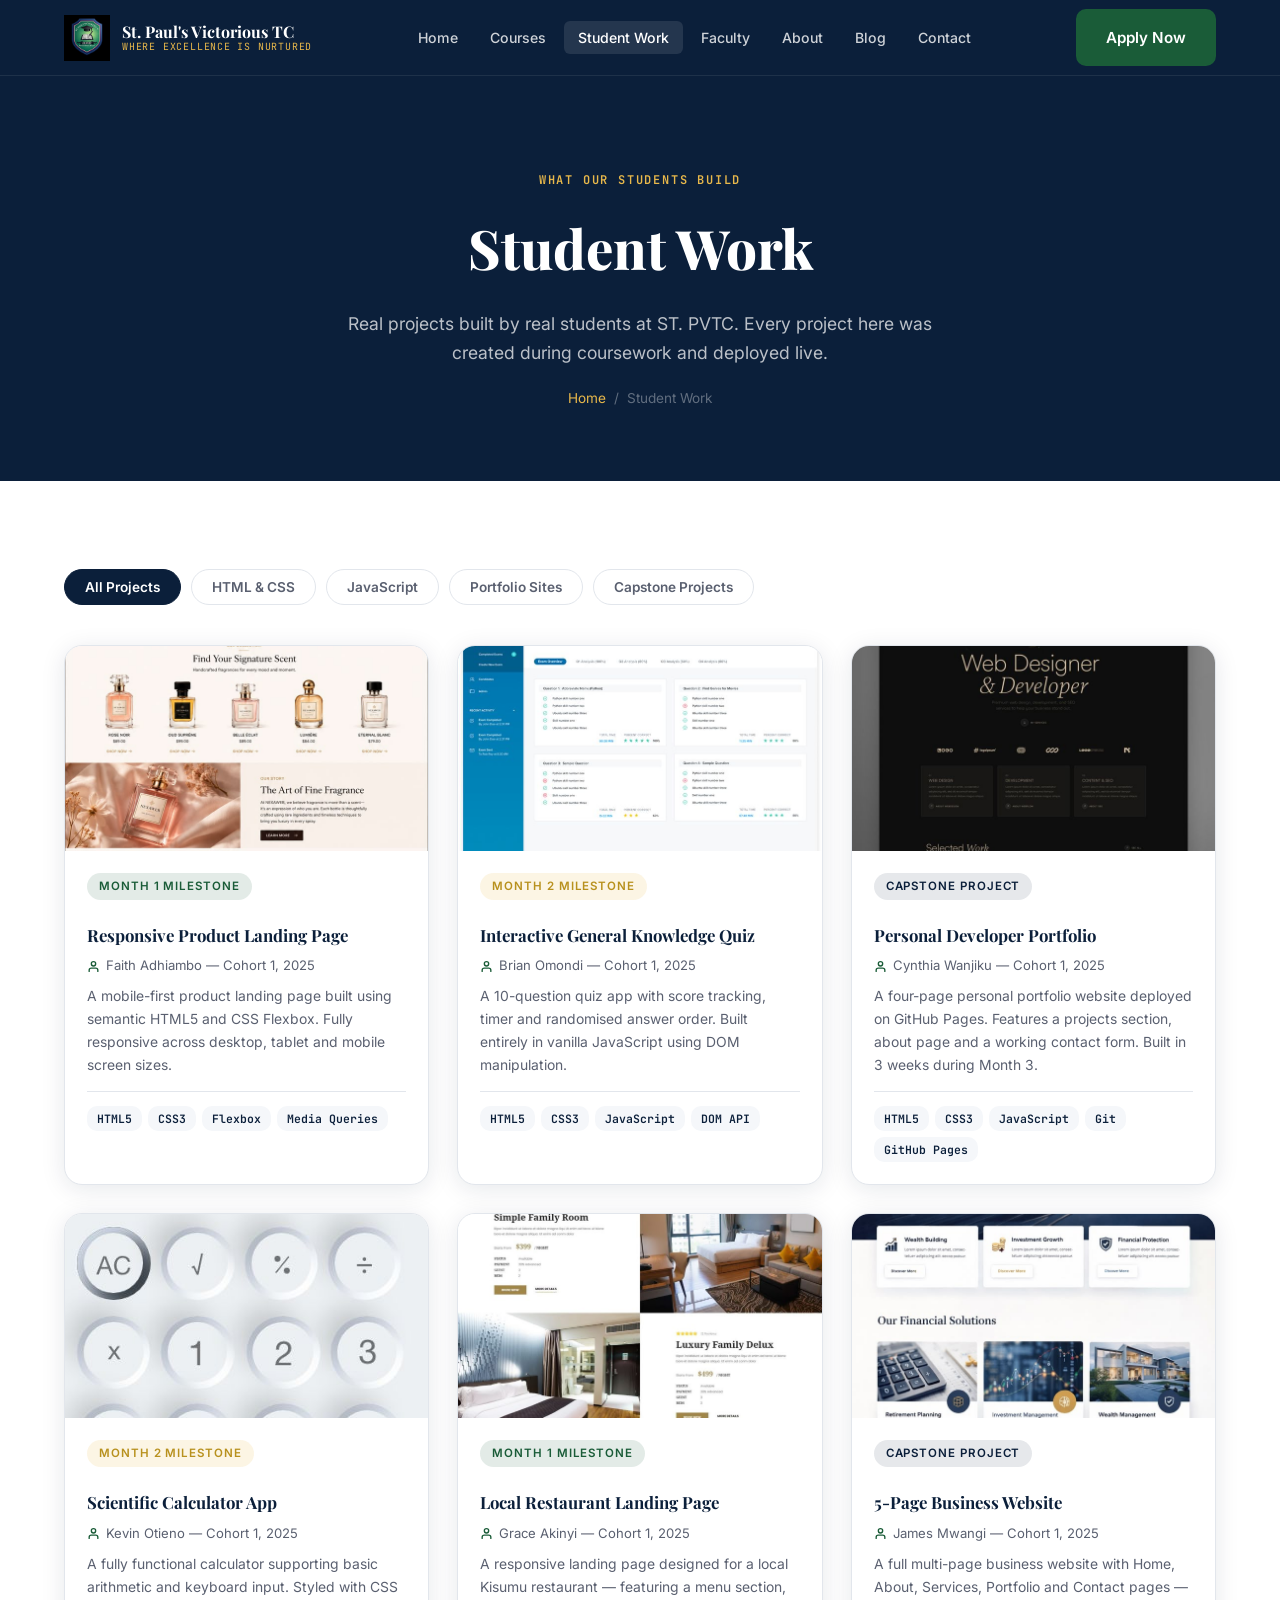
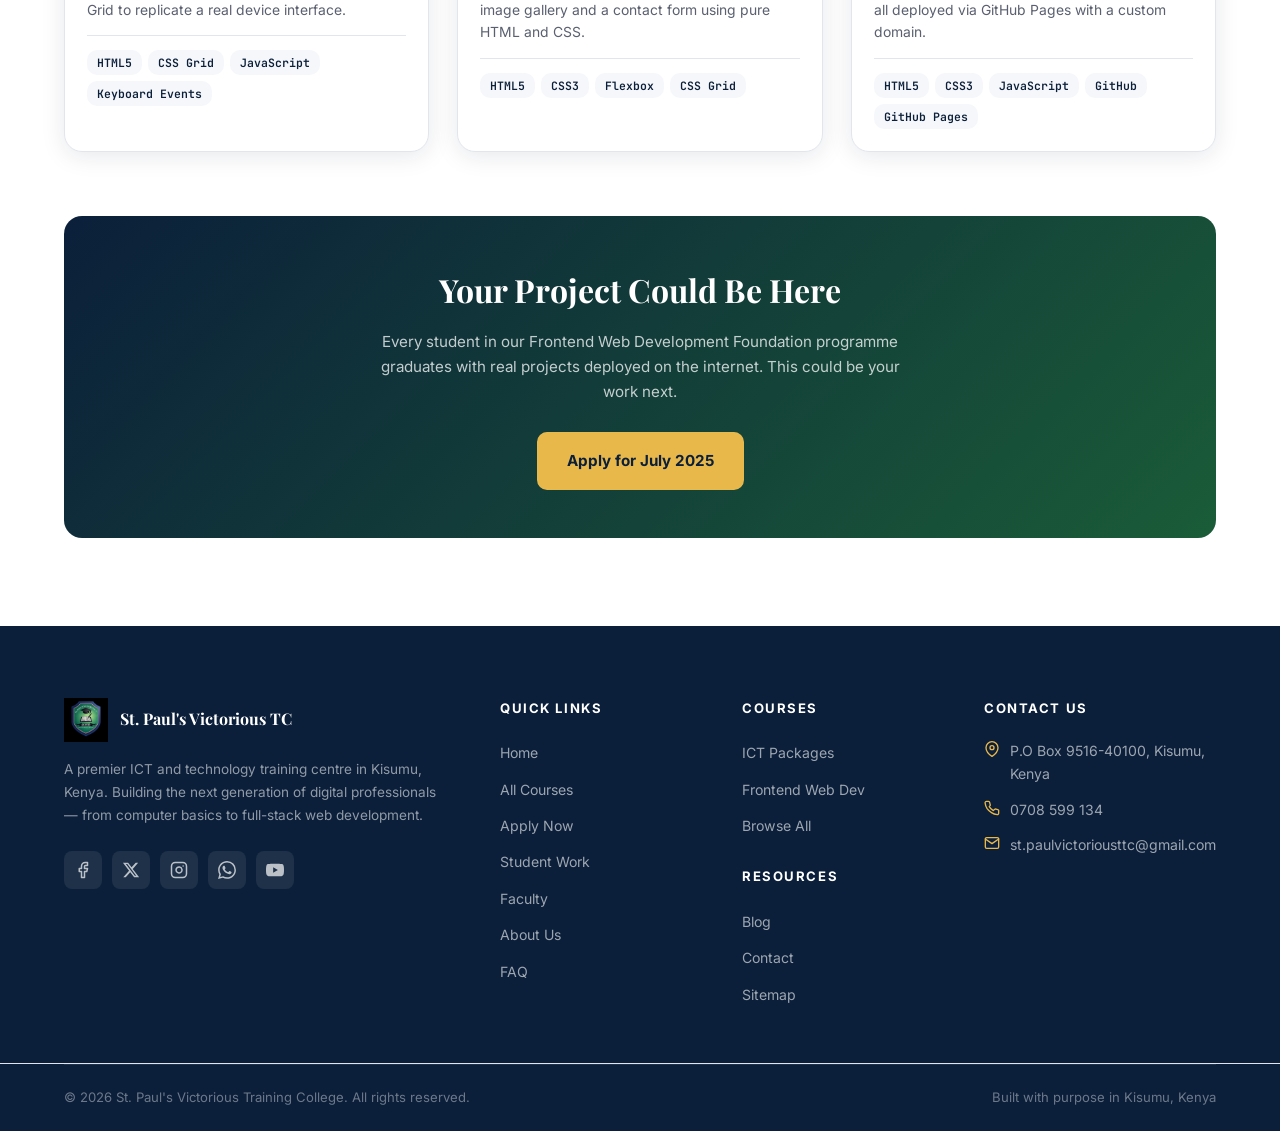
<file: pages/student-work.html>
<!DOCTYPE html>
<html lang="en">
<head>
  <meta charset="UTF-8">
  <meta name="viewport" content="width=device-width, initial-scale=1.0">
  <meta name="description" content="Student projects and portfolio work from St. Paul's Victorious Training College. See real websites built by our frontend web development graduates.">
  <meta name="keywords" content="student projects Kisumu web development, PVTC student portfolio, frontend development student work Kenya, web development certificate projects">
  <meta name="robots" content="index, follow">
  <link rel="canonical" href="https://stpvtc.ac.ke/pages/student-work.html">
  <title>Student Work | St. Paul's Victorious Training College</title>
  <link rel="icon" type="image/png" href="../images/badge.png">
  <link rel="stylesheet" href="../css/global.css">
  <style>
    .filter-bar { display: flex; gap: 10px; flex-wrap: wrap; margin-bottom: 40px; }
    .filter-btn { padding: 9px 20px; border-radius: 20px; font-size: 0.85rem; font-weight: 600; border: 1.5px solid var(--border); color: var(--text-muted); cursor: pointer; transition: var(--transition); background: var(--white); }
    .filter-btn:hover, .filter-btn.active { background: var(--navy); color: var(--white); border-color: var(--navy); }
    .projects-grid { display: grid; grid-template-columns: repeat(auto-fill, minmax(320px, 1fr)); gap: 28px; }
    .project-card { background: var(--white); border-radius: var(--radius-lg); overflow: hidden; border: 1.5px solid var(--border); box-shadow: var(--card-shadow); transition: var(--transition); }
    .project-card:hover { box-shadow: var(--card-hover); transform: translateY(-4px); }
    .project-card__img-wrap { position: relative; overflow: hidden; aspect-ratio: 16/9; background: var(--off-white); }
    .project-card__img { width: 100%; height: 100%; object-fit: cover; transition: transform 0.4s ease; }
    .project-card:hover .project-card__img { transform: scale(1.04); }
    .project-card__overlay { position: absolute; inset: 0; background: rgba(11,31,58,0.7); display: flex; align-items: center; justify-content: center; gap: 10px; opacity: 0; transition: opacity 0.3s ease; }
    .project-card:hover .project-card__overlay { opacity: 1; }
    .project-card__body { padding: 22px; }
    .project-card__tags { display: flex; gap: 8px; flex-wrap: wrap; margin-bottom: 10px; }
    .project-card__title { font-family: var(--font-display); font-size: 1.05rem; font-weight: 700; color: var(--navy); margin-bottom: 6px; }
    .project-card__student { font-size: 0.82rem; color: var(--text-muted); margin-bottom: 8px; display: flex; align-items: center; gap: 6px; }
    .project-card__student svg { stroke: var(--green); }
    .project-card__desc { font-size: 0.87rem; color: var(--text-muted); line-height: 1.65; }
    .project-card__stack { display: flex; flex-wrap: wrap; gap: 6px; margin-top: 14px; padding-top: 14px; border-top: 1px solid var(--border); }
    .stack-chip { font-family: var(--font-mono); font-size: 0.72rem; background: var(--off-white); color: var(--navy); padding: 3px 10px; border-radius: 10px; font-weight: 600; }
    .empty-state { text-align: center; padding: 80px 24px; grid-column: 1/-1; }
    .empty-state svg { stroke: var(--border); margin: 0 auto 16px; }
    .empty-state p { color: var(--text-muted); }
    .cta-banner { background: linear-gradient(135deg, var(--navy), var(--green)); border-radius: var(--radius-lg); padding: 48px; text-align: center; margin-top: 64px; }
    .cta-banner h2 { font-family: var(--font-display); font-size: clamp(1.4rem,3vw,2rem); color: var(--white); margin-bottom: 12px; }
    .cta-banner p { color: rgba(255,255,255,0.75); max-width: 520px; margin: 0 auto 28px; font-size:0.95rem; }
  </style>
</head>
<body>
<div id="nav-placeholder"></div>

<header class="page-hero">
  <div class="container">
    <span class="eyebrow page-hero__eyebrow">What Our Students Build</span>
    <h1 class="page-hero__title">Student Work</h1>
    <p class="page-hero__sub">Real projects built by real students at ST. PVTC. Every project here was created during coursework and deployed live.</p>
    <nav class="breadcrumb" aria-label="Breadcrumb">
      <a href="../index.html">Home</a><span>/</span><span aria-current="page">Student Work</span>
    </nav>
  </div>
</header>

<main class="section">
  <div class="container">

    <div class="filter-bar" role="group" aria-label="Filter projects by type">
      <button class="filter-btn active" onclick="filterProjects('all', this)" aria-pressed="true">All Projects</button>
      <button class="filter-btn" onclick="filterProjects('html-css', this)" aria-pressed="false">HTML &amp; CSS</button>
      <button class="filter-btn" onclick="filterProjects('javascript', this)" aria-pressed="false">JavaScript</button>
      <button class="filter-btn" onclick="filterProjects('portfolio', this)" aria-pressed="false">Portfolio Sites</button>
      <button class="filter-btn" onclick="filterProjects('capstone', this)" aria-pressed="false">Capstone Projects</button>
    </div>

    <div class="projects-grid" id="projectsGrid">

      <article class="project-card" data-category="html-css">
        <div class="project-card__img-wrap">
          <img src="../images/project-1.jpg" alt="Responsive product landing page built by ST. PVTC student" class="project-card__img" loading="lazy">
          <div class="project-card__overlay">
            <a href="#" class="btn btn-outline" style="padding:9px 18px;font-size:0.82rem;" aria-label="View live demo of Responsive Landing Page">Live Demo</a>
            <a href="#" class="btn btn-outline" style="padding:9px 18px;font-size:0.82rem;" aria-label="View GitHub repository for Responsive Landing Page">GitHub</a>
          </div>
        </div>
        <div class="project-card__body">
          <div class="project-card__tags">
            <span class="card__tag card__tag--green">Month 1 Milestone</span>
          </div>
          <h2 class="project-card__title">Responsive Product Landing Page</h2>
          <p class="project-card__student"><svg width="13" height="13" viewBox="0 0 24 24" fill="none" stroke="currentColor" stroke-width="2.5" stroke-linecap="round" stroke-linejoin="round" aria-hidden="true"><path d="M20 21v-2a4 4 0 0 0-4-4H8a4 4 0 0 0-4 4v2"/><circle cx="12" cy="7" r="4"/></svg> Faith Adhiambo — Cohort 1, 2025</p>
          <p class="project-card__desc">A mobile-first product landing page built using semantic HTML5 and CSS Flexbox. Fully responsive across desktop, tablet and mobile screen sizes.</p>
          <div class="project-card__stack">
            <span class="stack-chip">HTML5</span>
            <span class="stack-chip">CSS3</span>
            <span class="stack-chip">Flexbox</span>
            <span class="stack-chip">Media Queries</span>
          </div>
        </div>
      </article>

      <article class="project-card" data-category="javascript">
        <div class="project-card__img-wrap">
          <img src="../images/project-2.jpg" alt="JavaScript quiz app built by ST. PVTC student" class="project-card__img" loading="lazy">
          <div class="project-card__overlay">
            <a href="#" class="btn btn-outline" style="padding:9px 18px;font-size:0.82rem;" aria-label="View live demo of Interactive Quiz App">Live Demo</a>
            <a href="#" class="btn btn-outline" style="padding:9px 18px;font-size:0.82rem;" aria-label="View GitHub repository for Interactive Quiz App">GitHub</a>
          </div>
        </div>
        <div class="project-card__body">
          <div class="project-card__tags">
            <span class="card__tag card__tag--gold">Month 2 Milestone</span>
          </div>
          <h2 class="project-card__title">Interactive General Knowledge Quiz</h2>
          <p class="project-card__student"><svg width="13" height="13" viewBox="0 0 24 24" fill="none" stroke="currentColor" stroke-width="2.5" stroke-linecap="round" stroke-linejoin="round" aria-hidden="true"><path d="M20 21v-2a4 4 0 0 0-4-4H8a4 4 0 0 0-4 4v2"/><circle cx="12" cy="7" r="4"/></svg> Brian Omondi — Cohort 1, 2025</p>
          <p class="project-card__desc">A 10-question quiz app with score tracking, timer and randomised answer order. Built entirely in vanilla JavaScript using DOM manipulation.</p>
          <div class="project-card__stack">
            <span class="stack-chip">HTML5</span>
            <span class="stack-chip">CSS3</span>
            <span class="stack-chip">JavaScript</span>
            <span class="stack-chip">DOM API</span>
          </div>
        </div>
      </article>

      <article class="project-card" data-category="capstone portfolio">
        <div class="project-card__img-wrap">
          <img src="../images/project-3.jpg" alt="Personal portfolio website built by ST. PVTC student" class="project-card__img" loading="lazy">
          <div class="project-card__overlay">
            <a href="#" class="btn btn-outline" style="padding:9px 18px;font-size:0.82rem;" aria-label="View live demo of Personal Portfolio Website">Live Demo</a>
            <a href="#" class="btn btn-outline" style="padding:9px 18px;font-size:0.82rem;" aria-label="View GitHub repository for Personal Portfolio Website">GitHub</a>
          </div>
        </div>
        <div class="project-card__body">
          <div class="project-card__tags">
            <span class="card__tag card__tag--navy">Capstone Project</span>
          </div>
          <h2 class="project-card__title">Personal Developer Portfolio</h2>
          <p class="project-card__student"><svg width="13" height="13" viewBox="0 0 24 24" fill="none" stroke="currentColor" stroke-width="2.5" stroke-linecap="round" stroke-linejoin="round" aria-hidden="true"><path d="M20 21v-2a4 4 0 0 0-4-4H8a4 4 0 0 0-4 4v2"/><circle cx="12" cy="7" r="4"/></svg> Cynthia Wanjiku — Cohort 1, 2025</p>
          <p class="project-card__desc">A four-page personal portfolio website deployed on GitHub Pages. Features a projects section, about page and a working contact form. Built in 3 weeks during Month 3.</p>
          <div class="project-card__stack">
            <span class="stack-chip">HTML5</span>
            <span class="stack-chip">CSS3</span>
            <span class="stack-chip">JavaScript</span>
            <span class="stack-chip">Git</span>
            <span class="stack-chip">GitHub Pages</span>
          </div>
        </div>
      </article>

      <article class="project-card" data-category="javascript html-css">
        <div class="project-card__img-wrap">
          <img src="../images/project-4.jpg" alt="JavaScript calculator app built by ST. PVTC student" class="project-card__img" loading="lazy">
          <div class="project-card__overlay">
            <a href="#" class="btn btn-outline" style="padding:9px 18px;font-size:0.82rem;" aria-label="View live demo of Calculator App">Live Demo</a>
            <a href="#" class="btn btn-outline" style="padding:9px 18px;font-size:0.82rem;" aria-label="View GitHub repository for Calculator App">GitHub</a>
          </div>
        </div>
        <div class="project-card__body">
          <div class="project-card__tags">
            <span class="card__tag card__tag--gold">Month 2 Milestone</span>
          </div>
          <h2 class="project-card__title">Scientific Calculator App</h2>
          <p class="project-card__student"><svg width="13" height="13" viewBox="0 0 24 24" fill="none" stroke="currentColor" stroke-width="2.5" stroke-linecap="round" stroke-linejoin="round" aria-hidden="true"><path d="M20 21v-2a4 4 0 0 0-4-4H8a4 4 0 0 0-4 4v2"/><circle cx="12" cy="7" r="4"/></svg> Kevin Otieno — Cohort 1, 2025</p>
          <p class="project-card__desc">A fully functional calculator supporting basic arithmetic and keyboard input. Styled with CSS Grid to replicate a real device interface.</p>
          <div class="project-card__stack">
            <span class="stack-chip">HTML5</span>
            <span class="stack-chip">CSS Grid</span>
            <span class="stack-chip">JavaScript</span>
            <span class="stack-chip">Keyboard Events</span>
          </div>
        </div>
      </article>

      <article class="project-card" data-category="html-css">
        <div class="project-card__img-wrap">
          <img src="../images/project-5.jpg" alt="Restaurant website built by ST. PVTC student" class="project-card__img" loading="lazy">
          <div class="project-card__overlay">
            <a href="#" class="btn btn-outline" style="padding:9px 18px;font-size:0.82rem;" aria-label="View live demo of Restaurant Website">Live Demo</a>
            <a href="#" class="btn btn-outline" style="padding:9px 18px;font-size:0.82rem;" aria-label="View GitHub repository for Restaurant Website">GitHub</a>
          </div>
        </div>
        <div class="project-card__body">
          <div class="project-card__tags">
            <span class="card__tag card__tag--green">Month 1 Milestone</span>
          </div>
          <h2 class="project-card__title">Local Restaurant Landing Page</h2>
          <p class="project-card__student"><svg width="13" height="13" viewBox="0 0 24 24" fill="none" stroke="currentColor" stroke-width="2.5" stroke-linecap="round" stroke-linejoin="round" aria-hidden="true"><path d="M20 21v-2a4 4 0 0 0-4-4H8a4 4 0 0 0-4 4v2"/><circle cx="12" cy="7" r="4"/></svg> Grace Akinyi — Cohort 1, 2025</p>
          <p class="project-card__desc">A responsive landing page designed for a local Kisumu restaurant — featuring a menu section, image gallery and a contact form using pure HTML and CSS.</p>
          <div class="project-card__stack">
            <span class="stack-chip">HTML5</span>
            <span class="stack-chip">CSS3</span>
            <span class="stack-chip">Flexbox</span>
            <span class="stack-chip">CSS Grid</span>
          </div>
        </div>
      </article>

      <article class="project-card" data-category="capstone portfolio">
        <div class="project-card__img-wrap">
          <img src="../images/project-6.jpg" alt="Business website capstone project by ST. PVTC student" class="project-card__img" loading="lazy">
          <div class="project-card__overlay">
            <a href="#" class="btn btn-outline" style="padding:9px 18px;font-size:0.82rem;" aria-label="View live demo of Business Website Capstone">Live Demo</a>
            <a href="#" class="btn btn-outline" style="padding:9px 18px;font-size:0.82rem;" aria-label="View GitHub repository for Business Website Capstone">GitHub</a>
          </div>
        </div>
        <div class="project-card__body">
          <div class="project-card__tags">
            <span class="card__tag card__tag--navy">Capstone Project</span>
          </div>
          <h2 class="project-card__title">5-Page Business Website</h2>
          <p class="project-card__student"><svg width="13" height="13" viewBox="0 0 24 24" fill="none" stroke="currentColor" stroke-width="2.5" stroke-linecap="round" stroke-linejoin="round" aria-hidden="true"><path d="M20 21v-2a4 4 0 0 0-4-4H8a4 4 0 0 0-4 4v2"/><circle cx="12" cy="7" r="4"/></svg> James Mwangi — Cohort 1, 2025</p>
          <p class="project-card__desc">A full multi-page business website with Home, About, Services, Portfolio and Contact pages — all deployed via GitHub Pages with a custom domain.</p>
          <div class="project-card__stack">
            <span class="stack-chip">HTML5</span>
            <span class="stack-chip">CSS3</span>
            <span class="stack-chip">JavaScript</span>
            <span class="stack-chip">GitHub</span>
            <span class="stack-chip">GitHub Pages</span>
          </div>
        </div>
      </article>

    </div>

    <div class="cta-banner">
      <h2>Your Project Could Be Here</h2>
      <p>Every student in our Frontend Web Development Foundation programme graduates with real projects deployed on the internet. This could be your work next.</p>
      <a href="apply.html" class="btn btn-gold">Apply for July 2025</a>
    </div>

  </div>
</main>

<div id="footer-placeholder"></div>
<script src="../js/global.js"></script>
<script>
  function filterProjects(category, btn) {
    document.querySelectorAll('.filter-btn').forEach(b => { b.classList.remove('active'); b.setAttribute('aria-pressed','false'); });
    btn.classList.add('active');
    btn.setAttribute('aria-pressed','true');
    document.querySelectorAll('.project-card').forEach(card => {
      const cats = card.dataset.category || '';
      card.style.display = (category === 'all' || cats.includes(category)) ? '' : 'none';
    });
  }
</script>
</body>
</html>
</file>
<file: css/global.css>
/* ============================================================
   ST. PAUL'S VICTORIOUS TRAINING COLLEGE
   Global Stylesheet
   ============================================================ */

@import url('https://fonts.googleapis.com/css2?family=Playfair+Display:wght@600;700;800&family=Inter:wght@300;400;500;600;700&family=JetBrains+Mono:wght@400;600&display=swap');

/* ── CSS Variables ── */
:root {
  --navy:      #0B1F3A;
  --navy-mid:  #132d52;
  --green:     #1A5C38;
  --green-mid: #216b44;
  --crimson:   #8B1A2F;
  --gold:      #E8B84B;
  --off-white: #F5F7FA;
  --white:     #FFFFFF;
  --text:      #1C1C2E;
  --text-muted:#5A6070;
  --border:    #E2E6EC;
  --card-shadow: 0 4px 24px rgba(11,31,58,0.10);
  --card-hover:  0 8px 40px rgba(11,31,58,0.18);

  --font-display: 'Playfair Display', Georgia, serif;
  --font-body:    'Inter', system-ui, sans-serif;
  --font-mono:    'JetBrains Mono', 'Courier New', monospace;

  --nav-h: 76px;
  --radius: 10px;
  --radius-lg: 18px;
  --transition: 0.28s cubic-bezier(0.4,0,0.2,1);
  --max-w: 1200px;
}

/* ── Reset ── */
*, *::before, *::after { box-sizing: border-box; margin: 0; padding: 0; }
html { scroll-behavior: smooth; font-size: 16px; }
body {
  font-family: var(--font-body);
  color: var(--text);
  background: var(--white);
  line-height: 1.65;
  -webkit-font-smoothing: antialiased;
}
img { max-width: 100%; display: block; }
a { text-decoration: none; color: inherit; }
ul { list-style: none; }
button { cursor: pointer; border: none; background: none; font-family: inherit; }

/* ── Utility ── */
.container { max-width: var(--max-w); margin: 0 auto; padding: 0 24px; }
.section { padding: 88px 0; }
.section--alt { background: var(--off-white); }
.section--navy { background: var(--navy); color: var(--white); }
.section--green { background: var(--green); color: var(--white); }

.eyebrow {
  font-family: var(--font-mono);
  font-size: 0.75rem;
  font-weight: 600;
  letter-spacing: 0.15em;
  text-transform: uppercase;
  color: var(--green);
  margin-bottom: 12px;
  display: block;
}
.eyebrow--gold { color: var(--gold); }
.eyebrow--white { color: rgba(255,255,255,0.7); }

.section-title {
  font-family: var(--font-display);
  font-size: clamp(2rem, 4vw, 2.8rem);
  font-weight: 700;
  line-height: 1.2;
  color: var(--navy);
  margin-bottom: 16px;
}
.section-title--white { color: var(--white); }

.section-subtitle {
  font-size: 1.05rem;
  color: var(--text-muted);
  max-width: 560px;
  margin-bottom: 52px;
}
.section-subtitle--white { color: rgba(255,255,255,0.75); }

.text-center { text-align: center; }
.text-center .section-subtitle { margin-left: auto; margin-right: auto; }

/* ── Buttons ── */
.btn {
  display: inline-flex;
  align-items: center;
  gap: 8px;
  padding: 14px 28px;
  border-radius: var(--radius);
  font-size: 0.95rem;
  font-weight: 600;
  transition: var(--transition);
  white-space: nowrap;
}
.btn-primary {
  background: var(--green);
  color: var(--white);
  border: 2px solid var(--green);
}
.btn-primary:hover { background: var(--green-mid); border-color: var(--green-mid); transform: translateY(-2px); box-shadow: 0 6px 20px rgba(26,92,56,0.35); }
.btn-outline {
  background: transparent;
  color: var(--white);
  border: 2px solid rgba(255,255,255,0.6);
}
.btn-outline:hover { background: rgba(255,255,255,0.12); border-color: var(--white); }
.btn-ghost {
  background: transparent;
  color: var(--green);
  border: 2px solid var(--green);
}
.btn-ghost:hover { background: var(--green); color: var(--white); }
.btn-gold {
  background: var(--gold);
  color: var(--navy);
  border: 2px solid var(--gold);
  font-weight: 700;
}
.btn-gold:hover { background: #d4a43c; border-color: #d4a43c; transform: translateY(-2px); }

/* ── Navigation ── */
.navbar {
  position: fixed;
  top: 0; left: 0; right: 0;
  height: var(--nav-h);
  background: var(--navy);
  z-index: 1000;
  border-bottom: 1px solid rgba(255,255,255,0.08);
  transition: box-shadow var(--transition);
}
.navbar.scrolled { box-shadow: 0 4px 24px rgba(0,0,0,0.3); }
.navbar__inner {
  max-width: var(--max-w);
  margin: 0 auto;
  padding: 0 24px;
  height: 100%;
  display: flex;
  align-items: center;
  justify-content: space-between;
}
.navbar__brand {
  display: flex;
  align-items: center;
  gap: 12px;
}
.navbar__logo {
  width: 46px;
  height: 46px;
  object-fit: contain;
}
.navbar__brand-text { display: flex; flex-direction: column; line-height: 1.2; }
.navbar__brand-name {
  font-family: var(--font-display);
  font-size: 1rem;
  font-weight: 700;
  color: var(--white);
}
.navbar__brand-tagline {
  font-family: var(--font-mono);
  font-size: 0.62rem;
  color: var(--gold);
  letter-spacing: 0.08em;
  text-transform: uppercase;
}
.navbar__links {
  display: flex;
  align-items: center;
  gap: 4px;
}
.navbar__links a {
  padding: 8px 14px;
  border-radius: 6px;
  font-size: 0.88rem;
  font-weight: 500;
  color: rgba(255,255,255,0.8);
  transition: var(--transition);
}
.navbar__links a:hover, .navbar__links a.active {
  color: var(--white);
  background: rgba(255,255,255,0.1);
}
.navbar__cta {
  display: flex;
  align-items: center;
  gap: 10px;
}
.navbar__hamburger {
  display: none;
  flex-direction: column;
  gap: 5px;
  padding: 8px;
}
.navbar__hamburger span {
  width: 24px; height: 2px;
  background: var(--white);
  border-radius: 2px;
  transition: var(--transition);
}

/* ── Mobile Nav ── */
.mobile-nav {
  display: none;
  position: fixed;
  top: var(--nav-h); left: 0; right: 0; bottom: 0;
  background: var(--navy);
  z-index: 999;
  padding: 32px 24px;
  flex-direction: column;
  gap: 8px;
  overflow-y: auto;
}
.mobile-nav.open { display: flex; }
.mobile-nav a {
  padding: 14px 16px;
  border-radius: var(--radius);
  font-size: 1rem;
  font-weight: 500;
  color: rgba(255,255,255,0.85);
  border-bottom: 1px solid rgba(255,255,255,0.06);
  transition: var(--transition);
}
.mobile-nav a:hover { color: var(--white); background: rgba(255,255,255,0.08); }
.mobile-nav .btn { margin-top: 16px; justify-content: center; }

/* ── Page Hero (inner pages) ── */
.page-hero {
  background: var(--navy);
  padding: 120px 0 72px;
  text-align: center;
}
.page-hero__eyebrow { color: var(--gold); }
.page-hero__title {
  font-family: var(--font-display);
  font-size: clamp(2.2rem, 5vw, 3.4rem);
  font-weight: 800;
  color: var(--white);
  margin-bottom: 16px;
}
.page-hero__sub {
  font-size: 1.1rem;
  color: rgba(255,255,255,0.72);
  max-width: 600px;
  margin: 0 auto;
}
.breadcrumb {
  display: flex;
  align-items: center;
  gap: 8px;
  justify-content: center;
  margin-top: 20px;
  font-size: 0.85rem;
  color: rgba(255,255,255,0.5);
}
.breadcrumb a { color: var(--gold); }
.breadcrumb span { color: rgba(255,255,255,0.35); }

/* ── Cards ── */
.card {
  background: var(--white);
  border-radius: var(--radius-lg);
  box-shadow: var(--card-shadow);
  overflow: hidden;
  transition: var(--transition);
  border: 1px solid var(--border);
}
.card:hover { box-shadow: var(--card-hover); transform: translateY(-4px); }
.card__img { width: 100%; aspect-ratio: 16/9; object-fit: cover; }
.card__body { padding: 24px; }
.card__tag {
  display: inline-block;
  padding: 4px 12px;
  border-radius: 20px;
  font-size: 0.72rem;
  font-weight: 600;
  letter-spacing: 0.08em;
  text-transform: uppercase;
  margin-bottom: 12px;
}
.card__tag--green { background: rgba(26,92,56,0.12); color: var(--green); }
.card__tag--gold { background: rgba(232,184,75,0.15); color: #b8911e; }
.card__tag--navy { background: rgba(11,31,58,0.1); color: var(--navy); }
.card__title { font-family: var(--font-display); font-size: 1.2rem; font-weight: 700; color: var(--navy); margin-bottom: 8px; }
.card__text { font-size: 0.9rem; color: var(--text-muted); margin-bottom: 20px; line-height: 1.6; }
.card__footer { display: flex; align-items: center; justify-content: space-between; padding: 16px 24px; border-top: 1px solid var(--border); }
.card__meta { font-size: 0.82rem; color: var(--text-muted); }

/* ── Stats ── */
.stats-grid {
  display: grid;
  grid-template-columns: repeat(auto-fit, minmax(180px, 1fr));
  gap: 2px;
}
.stat-item {
  padding: 40px 28px;
  text-align: center;
  background: rgba(255,255,255,0.05);
}
.stat-item__number {
  font-family: var(--font-display);
  font-size: 2.8rem;
  font-weight: 800;
  color: var(--gold);
  line-height: 1;
  margin-bottom: 8px;
}
.stat-item__label {
  font-size: 0.85rem;
  color: rgba(255,255,255,0.65);
  font-weight: 500;
  text-transform: uppercase;
  letter-spacing: 0.08em;
}

/* ── Grid layouts ── */
.grid-2 { display: grid; grid-template-columns: 1fr 1fr; gap: 32px; }
.grid-3 { display: grid; grid-template-columns: repeat(3, 1fr); gap: 28px; }
.grid-4 { display: grid; grid-template-columns: repeat(4, 1fr); gap: 24px; }

/* ── Accordion (FAQ) ── */
.accordion__item {
  border-bottom: 1px solid var(--border);
}
.accordion__trigger {
  width: 100%;
  display: flex;
  align-items: center;
  justify-content: space-between;
  padding: 22px 0;
  text-align: left;
  font-size: 1rem;
  font-weight: 600;
  color: var(--navy);
  cursor: pointer;
  transition: color var(--transition);
}
.accordion__trigger:hover { color: var(--green); }
.accordion__icon {
  width: 22px; height: 22px;
  border-radius: 50%;
  background: var(--off-white);
  display: flex; align-items: center; justify-content: center;
  flex-shrink: 0;
  transition: transform var(--transition), background var(--transition);
}
.accordion__item.open .accordion__icon { transform: rotate(45deg); background: var(--green); }
.accordion__item.open .accordion__icon svg { stroke: white; }
.accordion__body {
  display: none;
  padding: 0 0 22px;
  font-size: 0.95rem;
  color: var(--text-muted);
  line-height: 1.75;
}
.accordion__item.open .accordion__body { display: block; }

/* ── Form ── */
.form-group { margin-bottom: 20px; }
.form-label {
  display: block;
  font-size: 0.88rem;
  font-weight: 600;
  color: var(--navy);
  margin-bottom: 7px;
}
.form-input, .form-select, .form-textarea {
  width: 100%;
  padding: 13px 16px;
  border: 1.5px solid var(--border);
  border-radius: var(--radius);
  font-family: var(--font-body);
  font-size: 0.95rem;
  color: var(--text);
  background: var(--white);
  transition: border-color var(--transition), box-shadow var(--transition);
  outline: none;
}
.form-input:focus, .form-select:focus, .form-textarea:focus {
  border-color: var(--green);
  box-shadow: 0 0 0 3px rgba(26,92,56,0.12);
}
.form-textarea { resize: vertical; min-height: 120px; }
.form-row { display: grid; grid-template-columns: 1fr 1fr; gap: 16px; }
.form-note { font-size: 0.8rem; color: var(--text-muted); margin-top: 6px; }

/* ── Badge / Chip ── */
.badge {
  display: inline-flex;
  align-items: center;
  gap: 6px;
  padding: 5px 12px;
  border-radius: 20px;
  font-size: 0.78rem;
  font-weight: 600;
}
.badge--green { background: rgba(26,92,56,0.12); color: var(--green); }
.badge--gold { background: rgba(232,184,75,0.15); color: #9a7516; }
.badge--crimson { background: rgba(139,26,47,0.1); color: var(--crimson); }

/* ── App Pill ── */
.course-app-pill {
  display: inline-flex;
  align-items: center;
  gap: 8px;
  padding: 7px 14px;
  border-radius: 20px;
  font-size: 0.8rem;
  font-weight: 700;
  color: white;
  letter-spacing: 0.02em;
  transition: transform 0.2s ease, box-shadow 0.2s ease;
  cursor: default;
}
.course-app-pill:hover {
  transform: translateY(-2px);
  box-shadow: 0 4px 16px rgba(0,0,0,0.2);
}

/* ── Divider ── */
.divider {
  height: 1px;
  background: var(--border);
  margin: 0;
}
.divider--gold {
  height: 3px;
  width: 60px;
  background: var(--gold);
  border-radius: 2px;
  margin: 16px 0 28px;
}

/* ── Footer ── */
.footer {
  background: var(--navy);
  color: rgba(255,255,255,0.75);
  padding: 72px 0 0;
}
.footer__grid {
  display: grid;
  grid-template-columns: 2fr 1fr 1fr 1fr;
  gap: 48px;
  padding-bottom: 56px;
}
.footer__brand { display: flex; flex-direction: column; }
.footer__logo-row { display: flex; align-items: center; gap: 12px; margin-bottom: 16px; }
.footer__logo { width: 44px; height: 44px; object-fit: contain; }
.footer__name { font-family: var(--font-display); font-size: 1rem; font-weight: 700; color: var(--white); }
.footer__tagline { font-size: 0.85rem; color: rgba(255,255,255,0.55); line-height: 1.7; margin-bottom: 24px; }
.footer__social { display: flex; gap: 10px; }
.footer__social a {
  width: 38px; height: 38px;
  border-radius: 8px;
  background: rgba(255,255,255,0.08);
  display: flex; align-items: center; justify-content: center;
  color: rgba(255,255,255,0.7);
  transition: var(--transition);
}
.footer__social a:hover { background: var(--green); color: var(--white); }
.footer__heading {
  font-size: 0.82rem;
  font-weight: 700;
  letter-spacing: 0.12em;
  text-transform: uppercase;
  color: var(--white);
  margin-bottom: 20px;
}
.footer__links { display: flex; flex-direction: column; gap: 10px; }
.footer__links a {
  font-size: 0.88rem;
  color: rgba(255,255,255,0.6);
  transition: color var(--transition);
}
.footer__links a:hover { color: var(--gold); }
.footer__contact-item {
  display: flex;
  align-items: flex-start;
  gap: 10px;
  font-size: 0.88rem;
  color: rgba(255,255,255,0.6);
  margin-bottom: 12px;
}
.footer__contact-item svg { flex-shrink: 0; margin-top: 2px; stroke: var(--gold); }
.footer__bottom {
  border-top: 1px solid rgba(255,255,255,0.08);
  padding: 22px 0;
  display: flex;
  align-items: center;
  justify-content: space-between;
  font-size: 0.82rem;
  color: rgba(255,255,255,0.4);
}
.footer__bottom a { color: rgba(255,255,255,0.55); }
.footer__bottom a:hover { color: var(--gold); }

/* ── Toast ── */
.toast {
  position: fixed;
  bottom: 32px; right: 32px;
  background: var(--navy);
  color: var(--white);
  padding: 16px 24px;
  border-radius: var(--radius);
  border-left: 4px solid var(--green);
  box-shadow: 0 8px 32px rgba(0,0,0,0.25);
  font-size: 0.92rem;
  font-weight: 500;
  z-index: 9999;
  transform: translateY(80px);
  opacity: 0;
  transition: var(--transition);
  max-width: 360px;
}
.toast.show { transform: translateY(0); opacity: 1; }
.toast.error { border-left-color: var(--crimson); }

/* ── Highlight strip ── */
.highlight-strip {
  background: var(--green);
  padding: 14px 0;
  text-align: center;
  font-size: 0.88rem;
  font-weight: 600;
  color: var(--white);
  letter-spacing: 0.04em;
}
.highlight-strip a { color: var(--gold); text-decoration: underline; }

/* ── Responsive ── */
@media (max-width: 1024px) {
  .grid-4 { grid-template-columns: repeat(2, 1fr); }
  .footer__grid { grid-template-columns: 1fr 1fr; gap: 36px; }
}
@media (max-width: 768px) {
  .section { padding: 64px 0; }
  .navbar__links, .navbar__cta { display: none; }
  .navbar__hamburger { display: flex; }
  .grid-2, .grid-3, .grid-4 { grid-template-columns: 1fr; }
  .form-row { grid-template-columns: 1fr; }
  .footer__grid { grid-template-columns: 1fr; }
  .footer__bottom { flex-direction: column; gap: 8px; text-align: center; }
  .stats-grid { grid-template-columns: repeat(2, 1fr); }
}
@media (max-width: 480px) {
  .container { padding: 0 16px; }
  .stats-grid { grid-template-columns: 1fr 1fr; }
}
@media (prefers-reduced-motion: reduce) {
  *, *::before, *::after { animation-duration: 0.01ms !important; transition-duration: 0.01ms !important; }
}
</file>
<file: css/home.css>
/* ============================================================
   HOME PAGE CSS
   ============================================================ */

/* ── Hero ── */
.hero {
  min-height: 100vh;
  background: var(--navy);
  display: flex;
  align-items: center;
  padding-top: calc(var(--nav-h) + 24px);
  padding-bottom: 80px;
  position: relative;
  overflow: hidden;
}
.hero__bg {
  position: absolute;
  inset: 0;
  background:
    radial-gradient(ellipse 60% 80% at 70% 50%, rgba(26,92,56,0.18) 0%, transparent 60%),
    radial-gradient(ellipse 40% 50% at 10% 80%, rgba(139,26,47,0.12) 0%, transparent 50%);
  pointer-events: none;
}
.hero__inner {
  display: grid;
  grid-template-columns: 1fr 1fr;
  gap: 64px;
  align-items: center;
}
.hero__badge { display: flex; gap: 10px; margin-bottom: 20px; flex-wrap: wrap; }
.hero__title {
  font-family: var(--font-display);
  font-size: clamp(2.4rem, 5vw, 3.8rem);
  font-weight: 800;
  color: var(--white);
  line-height: 1.1;
  margin-bottom: 20px;
}
.hero__title-accent {
  color: var(--gold);
  display: block;
}
.hero__typewriter-wrap {
  font-size: 1.15rem;
  color: rgba(255,255,255,0.75);
  margin-bottom: 20px;
  min-height: 1.8em;
}
.hero__typewriter {
  color: var(--gold);
  font-family: var(--font-mono);
  font-weight: 600;
}
.hero__cursor {
  color: var(--gold);
  animation: blink 1s step-end infinite;
  font-family: var(--font-mono);
}
@keyframes blink { 0%,100%{opacity:1} 50%{opacity:0} }
.hero__sub {
  font-size: 1rem;
  color: rgba(255,255,255,0.65);
  line-height: 1.75;
  max-width: 520px;
  margin-bottom: 36px;
}
.hero__actions { display: flex; gap: 14px; flex-wrap: wrap; margin-bottom: 32px; }
.hero__trust { display: flex; flex-direction: column; gap: 8px; }
.hero__trust-item {
  display: flex;
  align-items: center;
  gap: 10px;
  font-size: 0.88rem;
  color: rgba(255,255,255,0.65);
}
.hero__trust-item svg { stroke: var(--green); flex-shrink: 0; }

/* Hero Visual */
.hero__visual { position: relative; }
.hero__img-wrap { position: relative; }
.hero__img {
  width: 100%;
  border-radius: var(--radius-lg);
  aspect-ratio: 4/5;
  object-fit: cover;
  box-shadow: 0 24px 80px rgba(0,0,0,0.4);
}
.hero__float-card {
  position: absolute;
  background: var(--white);
  border-radius: var(--radius);
  padding: 14px 18px;
  box-shadow: 0 8px 32px rgba(0,0,0,0.2);
  display: flex;
  align-items: center;
  gap: 12px;
  min-width: 180px;
}
.hero__float-card--1 { bottom: -20px; left: -30px; }
.hero__float-card--2 { top: 32px; right: -24px; flex-direction: column; align-items: flex-start; gap: 4px; }
.hero__float-icon {
  width: 40px; height: 40px;
  border-radius: 8px;
  background: var(--navy);
  display: flex; align-items: center; justify-content: center;
  flex-shrink: 0;
}
.hero__float-icon svg { stroke: var(--gold); }
.hero__float-label { font-size: 0.85rem; font-weight: 700; color: var(--navy); }
.hero__float-sub { font-size: 0.75rem; color: var(--text-muted); }
.hero__float-stars { display: flex; gap: 2px; }

/* ── Courses Showcase ── */
.courses-showcase {
  display: grid;
  grid-template-columns: 1fr 1fr;
  gap: 32px;
  margin-top: 16px;
}
.course-card {
  background: var(--white);
  border-radius: var(--radius-lg);
  padding: 36px;
  border: 1.5px solid var(--border);
  box-shadow: var(--card-shadow);
  transition: var(--transition);
  position: relative;
}
.course-card:hover { box-shadow: var(--card-hover); transform: translateY(-4px); }
.course-card--dev { border-color: var(--green); }
.course-card__new-badge {
  position: absolute;
  top: -12px; right: 24px;
  background: var(--crimson);
  color: var(--white);
  font-family: var(--font-mono);
  font-size: 0.72rem;
  font-weight: 700;
  letter-spacing: 0.1em;
  padding: 4px 14px;
  border-radius: 20px;
}
.course-card__header { display: flex; align-items: flex-start; justify-content: space-between; margin-bottom: 20px; }
.course-card__icon {
  width: 56px; height: 56px;
  border-radius: var(--radius);
  background: rgba(11,31,58,0.08);
  display: flex; align-items: center; justify-content: center;
  flex-shrink: 0;
}
.course-card__icon svg { stroke: var(--navy); }
.course-card__icon--dev { background: rgba(26,92,56,0.12); }
.course-card__icon--dev svg { stroke: var(--green); }
.course-card__meta { display: flex; gap: 8px; flex-wrap: wrap; justify-content: flex-end; }
.course-card__title {
  font-family: var(--font-display);
  font-size: 1.5rem;
  font-weight: 700;
  color: var(--navy);
  margin-bottom: 12px;
  line-height: 1.25;
}
.course-card__desc {
  font-size: 0.95rem;
  color: var(--text-muted);
  line-height: 1.7;
  margin-bottom: 24px;
}
.course-card__modules {
  display: flex;
  flex-direction: column;
  gap: 8px;
  margin-bottom: 28px;
}
.course-card__modules li {
  display: flex;
  align-items: center;
  gap: 8px;
  font-size: 0.9rem;
  color: var(--text);
}
.course-card__modules svg { stroke: var(--green); flex-shrink: 0; }
.course-card__months { display: flex; flex-direction: column; gap: 14px; margin-bottom: 28px; }
.course-month {
  display: flex;
  align-items: flex-start;
  gap: 16px;
  padding: 14px;
  background: var(--off-white);
  border-radius: var(--radius);
}
.course-month__num {
  font-family: var(--font-mono);
  font-size: 1.4rem;
  font-weight: 700;
  color: var(--green);
  line-height: 1;
  flex-shrink: 0;
  width: 32px;
}
.course-month strong { display: block; font-size: 0.95rem; color: var(--navy); margin-bottom: 2px; }
.course-month span { font-size: 0.83rem; color: var(--text-muted); }
.course-card__footer { border-top: 1px solid var(--border); padding-top: 24px; }

/* ── Why section ── */
.why-grid {
  display: grid;
  grid-template-columns: 1fr 1fr;
  gap: 64px;
  align-items: center;
}
.why-image { position: relative; border-radius: var(--radius-lg); overflow: hidden; }
.why-image img { width: 100%; aspect-ratio: 4/5; object-fit: cover; }
.why-image__overlay {
  position: absolute;
  bottom: 0; left: 0; right: 0;
  background: linear-gradient(to top, rgba(11,31,58,0.9), transparent);
  padding: 36px 28px 28px;
}
.why-image__quote {
  font-family: var(--font-display);
  font-size: 1.3rem;
  color: var(--white);
  font-style: italic;
}
.why-features { display: grid; grid-template-columns: 1fr 1fr; gap: 20px; }
.why-feature {
  display: flex;
  align-items: flex-start;
  gap: 14px;
}
.why-feature__icon {
  width: 44px; height: 44px;
  background: rgba(26,92,56,0.1);
  border-radius: var(--radius);
  display: flex; align-items: center; justify-content: center;
  flex-shrink: 0;
}
.why-feature__icon svg { stroke: var(--green); }
.why-feature strong { display: block; font-size: 0.95rem; color: var(--navy); margin-bottom: 4px; }
.why-feature p { font-size: 0.85rem; color: var(--text-muted); line-height: 1.6; }

/* ── Work preview cards ── */
.card__img-wrap { position: relative; overflow: hidden; }
.card__img { transition: transform 0.4s ease; }
.card:hover .card__img { transform: scale(1.04); }
.card__img-overlay {
  position: absolute;
  inset: 0;
  background: rgba(11,31,58,0.55);
  display: flex;
  align-items: center;
  justify-content: center;
  opacity: 0;
  transition: opacity 0.3s ease;
}
.card:hover .card__img-overlay { opacity: 1; }

/* ── Testimonials ── */
.testimonials-grid { margin-top: 16px; }
.testimonial-card {
  background: rgba(255,255,255,0.06);
  border: 1px solid rgba(255,255,255,0.1);
  border-radius: var(--radius-lg);
  padding: 28px;
  display: flex;
  flex-direction: column;
  gap: 16px;
}
.testimonial-card__stars { display: flex; gap: 3px; }
.testimonial-card p {
  font-size: 0.95rem;
  color: rgba(255,255,255,0.8);
  line-height: 1.75;
  flex: 1;
  font-style: italic;
}
.testimonial-card footer { display: flex; align-items: center; gap: 12px; margin-top: auto; }
.testimonial-card__author img {
  width: 44px; height: 44px;
  border-radius: 50%;
  object-fit: cover;
  border: 2px solid var(--gold);
}
.testimonial-card__author strong { display: block; font-size: 0.9rem; color: var(--white); }
.testimonial-card__author span { font-size: 0.8rem; color: rgba(255,255,255,0.5); }

/* ── CTA Section ── */
.cta-section { background: linear-gradient(135deg, var(--navy) 0%, #0d2a4a 50%, #112239 100%); }
.cta-inner {
  display: flex;
  align-items: center;
  justify-content: space-between;
  gap: 48px;
  background: rgba(255,255,255,0.04);
  border: 1px solid rgba(255,255,255,0.1);
  border-radius: var(--radius-lg);
  padding: 52px 56px;
}
.cta-inner__actions { display: flex; flex-direction: column; gap: 14px; flex-shrink: 0; }

/* ── Tech Stack Section ── */
.stack-category {
  margin-bottom: 48px;
}
.stack-category__label {
  display: inline-flex;
  align-items: center;
  gap: 10px;
  font-family: var(--font-mono);
  font-size: 0.75rem;
  font-weight: 700;
  letter-spacing: 0.12em;
  text-transform: uppercase;
  color: var(--navy);
  background: rgba(11,31,58,0.08);
  padding: 8px 16px;
  border-radius: 20px;
  margin-bottom: 24px;
  border: 1.5px solid rgba(11,31,58,0.12);
}
.stack-category__label svg { stroke: var(--navy); }
.stack-category--dev .stack-category__label--dev {
  color: var(--green);
  background: rgba(26,92,56,0.08);
  border-color: rgba(26,92,56,0.2);
}
.stack-category--dev .stack-category__label--dev svg { stroke: var(--green); }

.stack-tools-grid {
  display: grid;
  grid-template-columns: repeat(8, 1fr);
  gap: 16px;
}
.stack-tool {
  display: flex;
  flex-direction: column;
  align-items: center;
  gap: 10px;
  padding: 20px 10px;
  background: var(--white);
  border: 1.5px solid var(--border);
  border-radius: var(--radius-lg);
  text-align: center;
  transition: var(--transition);
  cursor: default;
}
.stack-tool:hover {
  border-color: transparent;
  box-shadow: var(--card-hover);
  transform: translateY(-4px);
}
.stack-tool__icon {
  width: 52px;
  height: 52px;
  border-radius: 12px;
  display: flex;
  align-items: center;
  justify-content: center;
  flex-shrink: 0;
  transition: transform var(--transition);
}
.stack-tool:hover .stack-tool__icon { transform: scale(1.08); }
.stack-tool__icon svg {
  width: 28px;
  height: 28px;
}
.stack-tool__name {
  font-size: 0.82rem;
  font-weight: 700;
  color: var(--navy);
  line-height: 1.2;
}
.stack-tool__sub {
  font-size: 0.72rem;
  color: var(--text-muted);
  line-height: 1.3;
}

/* ── Responsive ── */
@media (max-width: 1200px) {
  .stack-tools-grid { grid-template-columns: repeat(4, 1fr); }
}
@media (max-width: 1024px) {
  .hero__inner { grid-template-columns: 1fr; text-align: center; }
  .hero__visual { display: none; }
  .hero__trust { align-items: center; }
  .hero__actions { justify-content: center; }
  .hero__badge { justify-content: center; }
  .why-grid { grid-template-columns: 1fr; }
  .why-image { display: none; }
  .courses-showcase { grid-template-columns: 1fr; }
  .cta-inner { flex-direction: column; text-align: center; padding: 40px 32px; }
  .cta-inner__content .section-subtitle { margin-left: auto; margin-right: auto; }
  .stack-tools-grid { grid-template-columns: repeat(4, 1fr); }
}
@media (max-width: 768px) {
  .why-features { grid-template-columns: 1fr; }
  .hero__title { font-size: 2.4rem; }
  .cta-inner { padding: 32px 20px; }
  .stack-tools-grid { grid-template-columns: repeat(4, 1fr); gap: 12px; }
  .stack-tool { padding: 16px 8px; }
  .stack-tool__icon { width: 44px; height: 44px; }
  .stack-tool__icon svg { width: 24px; height: 24px; }
  .stack-tool__name { font-size: 0.75rem; }
  .stack-tool__sub { display: none; }
}
</file>
